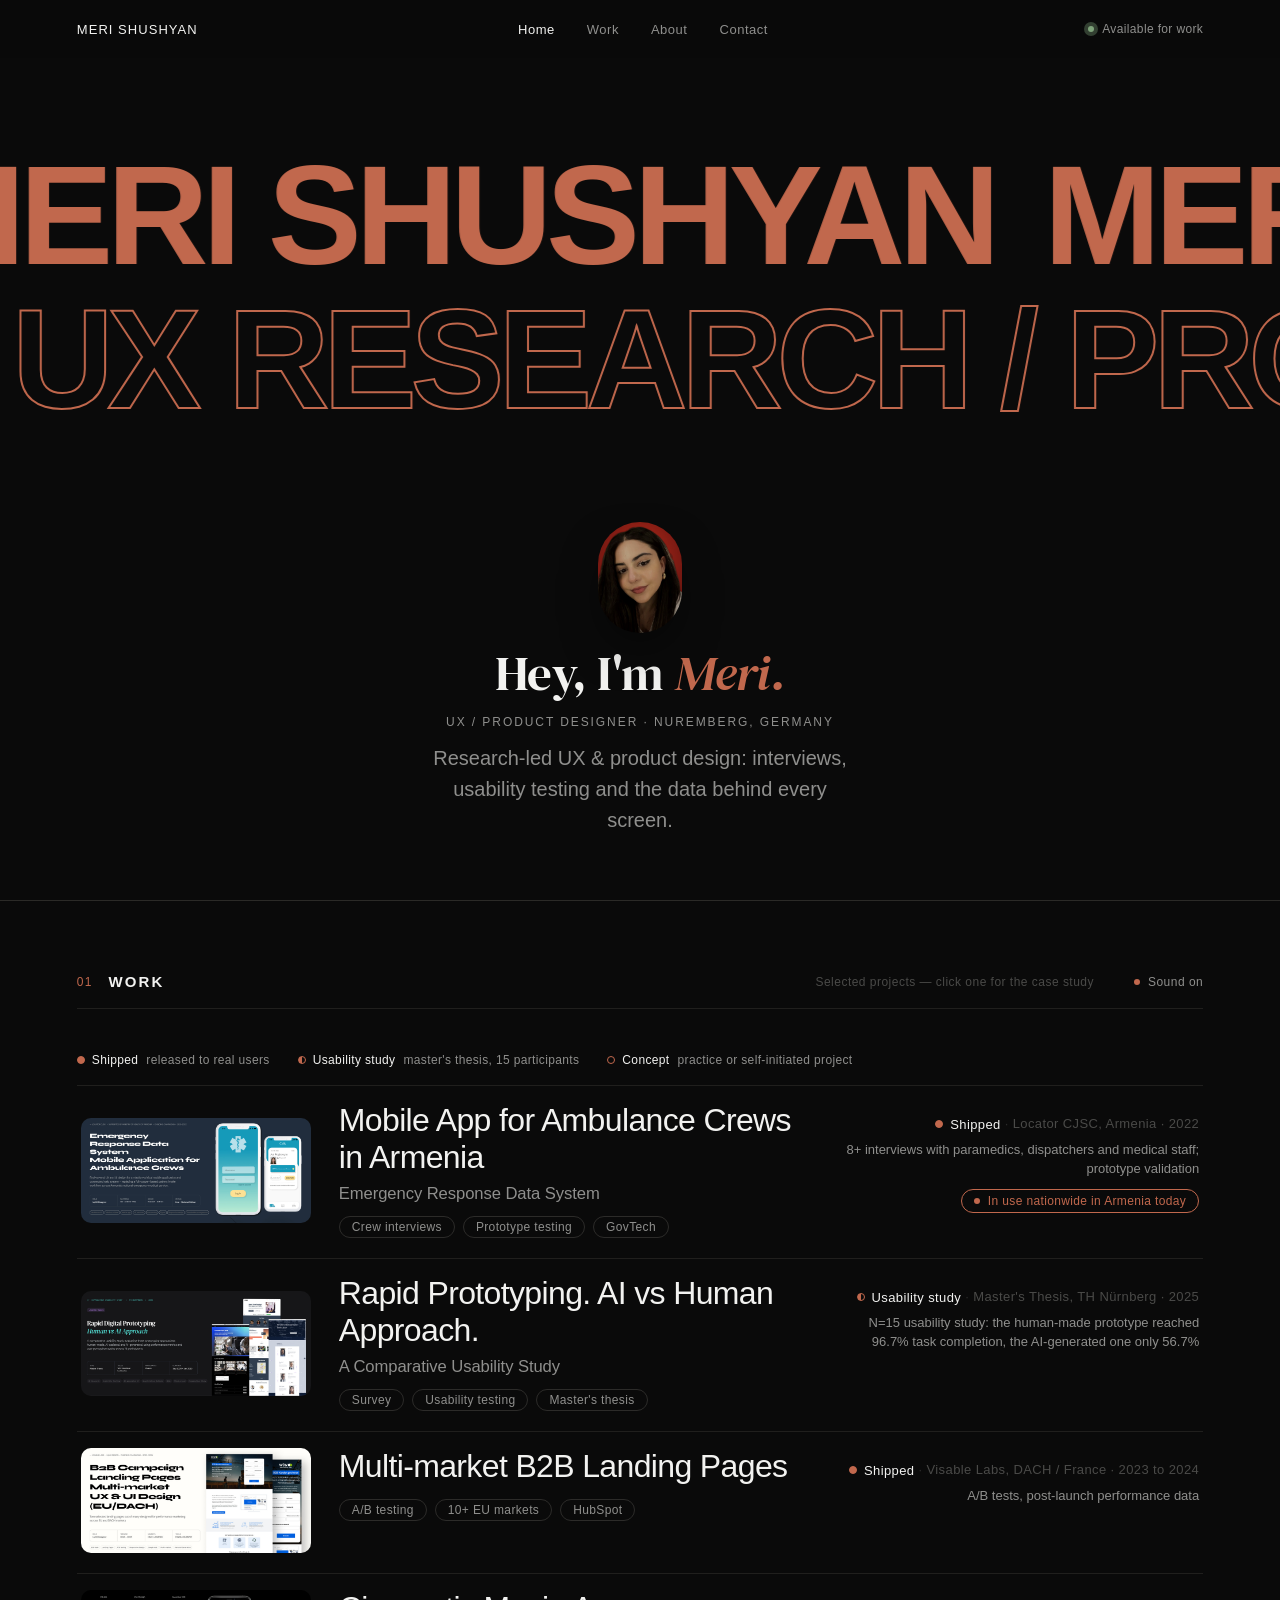
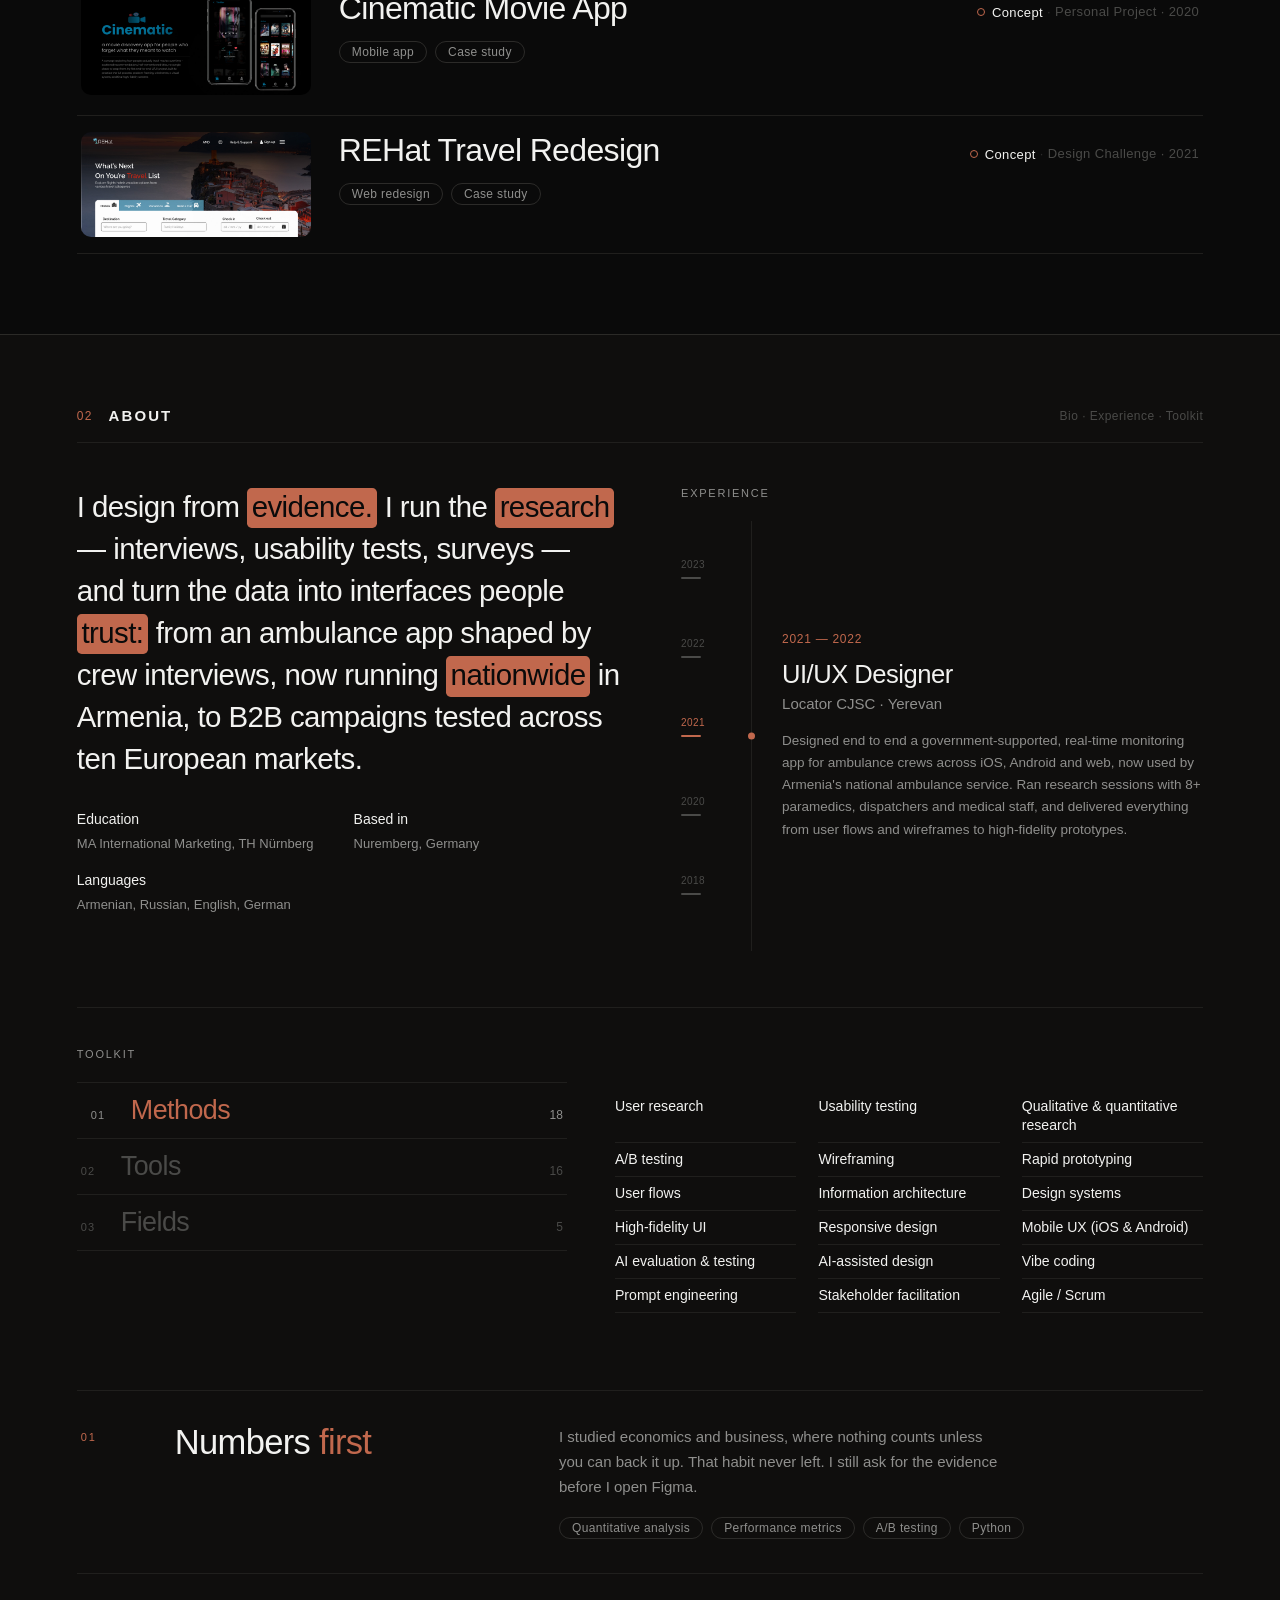
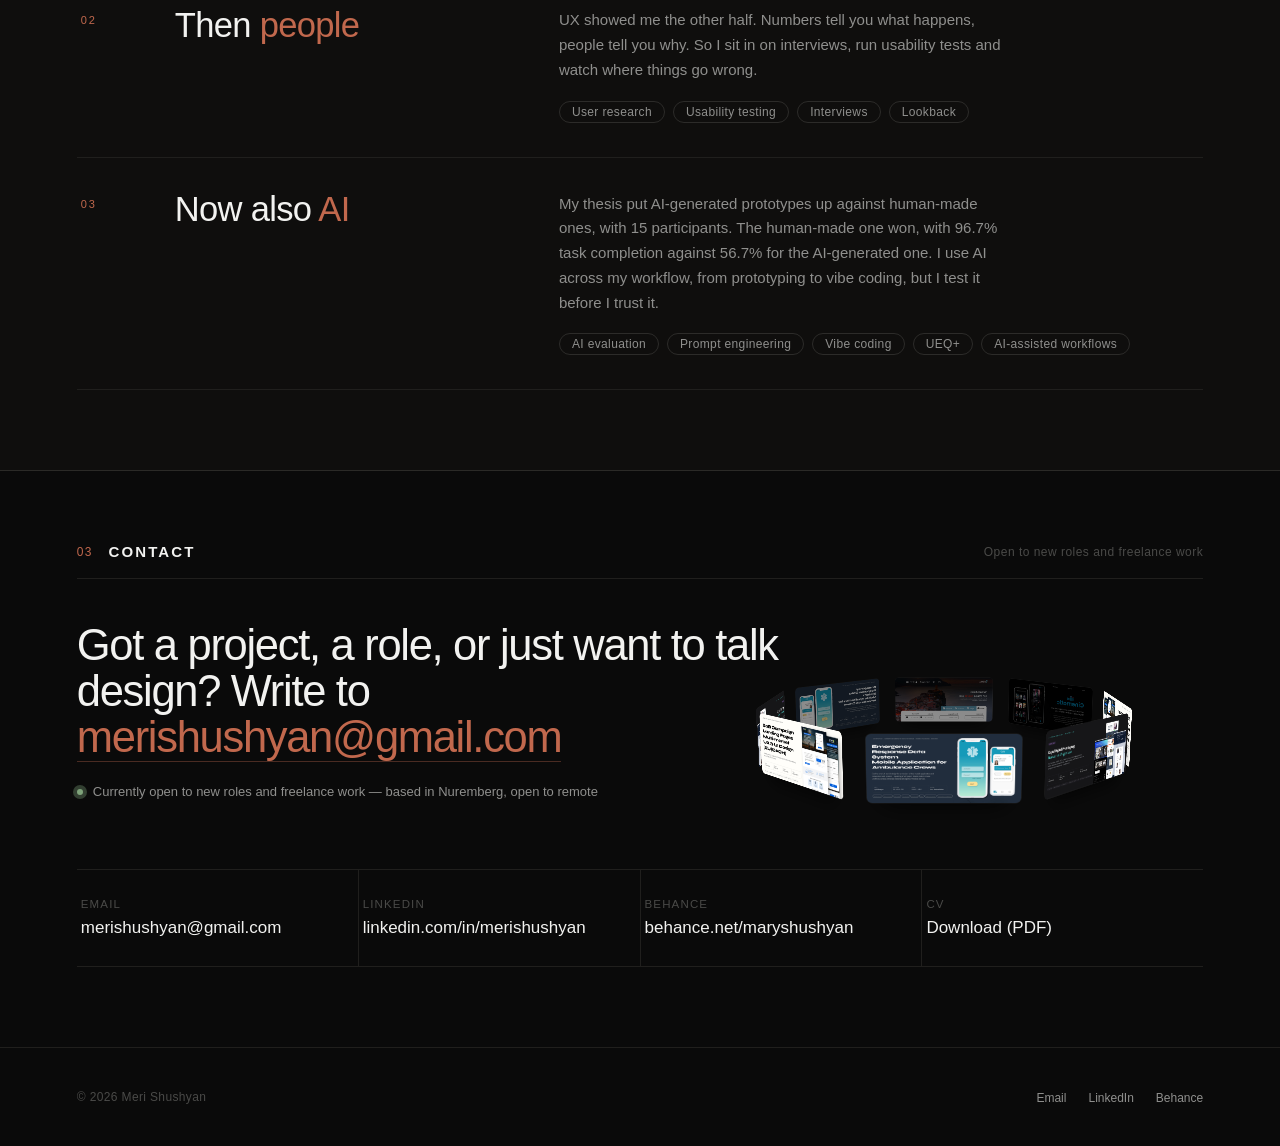
<file: index.html>
<!DOCTYPE html>
<html lang="en">
<head>
<meta charset="UTF-8">
<meta name="viewport" content="width=device-width, initial-scale=1.0">
<title>Meri Shushyan — UX / Product Designer</title>
<meta name="description" content="Research-led UX &amp; product designer in Nuremberg. A nationwide ambulance app, GovTech, fintech and B2B. User research, usability testing, AI-assisted prototyping and vibe coding.">
<link rel="canonical" href="https://merishushyan.github.io/portfolio/index.html">
<meta property="og:type" content="website">
<meta property="og:site_name" content="Meri Shushyan">
<meta property="og:title" content="Meri Shushyan · UX / Product Designer">
<meta property="og:description" content="Research-led UX &amp; product designer in Nuremberg. A nationwide ambulance app, GovTech, fintech and B2B. User research, usability testing, AI-assisted prototyping and vibe coding.">
<meta property="og:url" content="https://merishushyan.github.io/portfolio/index.html">
<meta property="og:image" content="https://merishushyan.github.io/portfolio/og-image.jpg">
<meta property="og:image:width" content="1200">
<meta property="og:image:height" content="630">
<meta name="twitter:card" content="summary_large_image">
<meta name="twitter:title" content="Meri Shushyan · UX / Product Designer">
<meta name="twitter:description" content="Research-led UX &amp; product designer in Nuremberg. A nationwide ambulance app, GovTech, fintech and B2B. User research, usability testing, AI-assisted prototyping and vibe coding.">
<meta name="twitter:image" content="https://merishushyan.github.io/portfolio/og-image.jpg">
<meta name="theme-color" content="#0A0A0A">
<link rel="stylesheet" href="styles.css">
</head>
<body class="is-loading">

<div id="intro" aria-hidden="true">
  <div class="loader" id="loader"></div>
  <p class="loader-label">loading portfolio…</p>
</div>


<nav class="nav" data-nav>
  <a href="#top" class="nav__logo">MERI SHUSHYAN</a>
  <ul class="nav__links">
    <li><a href="#top" class="is-active">Home</a></li>
    <li><a href="#work">Work</a></li>
    <li><a href="#about">About</a></li>
    <li><a href="#contact">Contact</a></li>
  </ul>
  <a href="mailto:merishushyan@gmail.com" class="nav__status">
    <span class="nav__status-dot"></span>Available for work
  </a>
  <button class="nav__hamburger" data-nav-toggle aria-label="Menu"><span></span><span></span><span></span></button>
</nav>

<nav class="nav__mobile" data-nav-mobile>
  <a href="#top">Home</a>
  <a href="#work">Work</a>
  <a href="#about">About</a>
  <a href="#contact">Contact</a>
  <a href="mailto:merishushyan@gmail.com" class="nav__status">
    <span class="nav__status-dot"></span>Available for work
  </a>
</nav>

<!-- ================= HERO ================= -->
<span id="top"></span>
<section class="hero hero--center hero--cutout hero--vc" id="heroCut">
  <div class="hx__marquees" aria-hidden="true">
    <div class="hx__row hx__row--fill" data-dir="-1"><div class="hx__track"></div></div>
    <div class="hx__row hx__row--line" data-dir="1"><div class="hx__track"></div></div>
  </div>
  <h1 class="hx__sr">Meri Shushyan — UX / Product Designer</h1>
  <div class="hx__fade"></div>
  <div class="hx__meta">
    <div class="hx__photo"><img src="assets/profile/meri-redbg.jpg" alt="Meri Shushyan"></div>
    <div class="hx__text">
      <p class="hc__hey">Hey, I'm <em>Meri.</em></p>
      <p class="hc__eyebrow">UX / Product Designer · Nuremberg, Germany</p>
      <p class="hc__tagline">Research-led UX &amp; product design: interviews, usability testing and the data behind every screen.</p>
    </div>
  </div>
  <a class="hc__scroll" href="#work" aria-label="Scroll down"><svg width="22" height="22" viewBox="0 0 24 24" fill="none" stroke="currentColor" stroke-width="1.6" stroke-linecap="round" stroke-linejoin="round"><path d="M6 9l6 6 6-6"/></svg></a>
</section>

<!-- ================= WORK ================= -->
<section class="sec sec--work work" id="work">
  <header class="sec__head"><span class="sec__num">01</span><h2 class="sec__title">Work</h2><span class="sec__sub">Selected projects — click one for the case study</span><button class="snd" id="soundBtn" type="button" aria-pressed="true"><span class="snd__dot"></span><span class="snd__txt">Sound on</span></button></header>
  <p class="legend"><span class="legend__i"><span class="row__status st-shipped"><i></i>Shipped</span> released to real users</span><span class="legend__i"><span class="row__status st-research"><i></i>Usability study</span> master's thesis, 15 participants</span><span class="legend__i"><span class="row__status st-concept"><i></i>Concept</span> practice or self-initiated project</span></p><div class="work-stage" id="workStage">
    <div class="preview" id="preview">
      <div class="preview__track" id="previewTrack"></div>
    </div>

    <div class="list" id="list">
      <div class="row" data-preview="assets/work/hover/ambulance.jpg">
        <a href="case-ambulance.html"><span class="row__thumb"><img src="assets/work/hover/ambulance.jpg" alt=""></span>
          <span class="row__main">
            <span class="row__title-wrap">
              <span class="row__title">Mobile App for Ambulance Crews in Armenia</span>
              <span class="row__title-ghost" aria-hidden="true">Mobile App for Ambulance Crews in Armenia</span>
            </span>
            <span class="row__sub">Emergency Response Data System</span>
            <span class="row__tags"><span class="row__tag">Crew interviews</span><span class="row__tag">Prototype testing</span><span class="row__tag">GovTech</span></span>
          </span>
          <span class="row__side"><span class="row__meta"><span class="row__status st-shipped"><i></i>Shipped</span> <b>·</b> Locator CJSC, Armenia · 2022</span><span class="row__ev">8+ interviews with paramedics, dispatchers and medical staff; prototype validation</span><span class="row__now"><i></i>In use nationwide in Armenia today</span></span>
        </a>
      </div>
      <div class="row" data-preview="assets/work/hover/thesis.jpg">
        <a href="case-ai-thesis.html"><span class="row__thumb"><img src="assets/work/hover/thesis.jpg" alt=""></span>
          <span class="row__main">
            <span class="row__title-wrap">
              <span class="row__title">Rapid Prototyping. AI vs Human Approach.</span>
              <span class="row__title-ghost" aria-hidden="true">Rapid Prototyping. AI vs Human Approach.</span>
            </span>
            <span class="row__sub">A Comparative Usability Study</span>
            <span class="row__tags"><span class="row__tag">Survey</span><span class="row__tag">Usability testing</span><span class="row__tag">Master's thesis</span></span>
          </span>
          <span class="row__side"><span class="row__meta"><span class="row__status st-research"><i></i>Usability study</span> <b>·</b> Master's Thesis, TH Nürnberg · 2025</span><span class="row__ev">N=15 usability study: the human-made prototype reached 96.7% task completion, the AI-generated one only 56.7%</span></span>
        </a>
      </div>
      <div class="row" data-preview="assets/work/hover/b2b.jpg">
        <a href="case-b2b-landing.html"><span class="row__thumb"><img src="assets/work/hover/b2b.jpg" alt=""></span>
          <span class="row__main">
            <span class="row__title-wrap">
              <span class="row__title">Multi-market B2B Landing Pages</span>
              <span class="row__title-ghost" aria-hidden="true">Multi-market B2B Landing Pages</span>
            </span>
            <span class="row__tags"><span class="row__tag">A/B testing</span><span class="row__tag">10+ EU markets</span><span class="row__tag">HubSpot</span></span>
          </span>
          <span class="row__side"><span class="row__meta"><span class="row__status st-shipped"><i></i>Shipped</span> <b>·</b> Visable Labs, DACH / France · 2023 to 2024</span><span class="row__ev">A/B tests, post-launch performance data</span></span>
        </a>
      </div>
      <div class="row" data-preview="assets/work/hover/movie.jpg">
        <a href="case-cinematic.html"><span class="row__thumb"><img src="assets/work/hover/movie.jpg" alt=""></span>
          <span class="row__main">
            <span class="row__title-wrap">
              <span class="row__title">Cinematic Movie App</span>
              <span class="row__title-ghost" aria-hidden="true">Cinematic Movie App</span>
            </span>
            <span class="row__tags"><span class="row__tag">Mobile app</span><span class="row__tag">Case study</span></span>
          </span>
          <span class="row__side"><span class="row__meta"><span class="row__status st-concept"><i></i>Concept</span> <b>·</b> Personal Project · 2020</span></span>
        </a>
      </div>
      <div class="row" data-preview="assets/work/hover/travel.jpg">
        <a href="case-rehat-travel.html"><span class="row__thumb"><img src="assets/work/hover/travel.jpg" alt=""></span>
          <span class="row__main">
            <span class="row__title-wrap">
              <span class="row__title">REHat Travel Redesign</span>
              <span class="row__title-ghost" aria-hidden="true">REHat Travel Redesign</span>
            </span>
            <span class="row__tags"><span class="row__tag">Web redesign</span><span class="row__tag">Case study</span></span>
          </span>
          <span class="row__side"><span class="row__meta"><span class="row__status st-concept"><i></i>Concept</span> <b>·</b> Design Challenge · 2021</span></span>
        </a>
      </div>
    </div>
  </div>

</section>

<!-- ================= ABOUT (bio + experience + skills + impact) ================= -->
<div id="about"></div>
<section class="sec sec--about" id="aboutSec">
  <header class="sec__head"><span class="sec__num">02</span><h2 class="sec__title">About</h2><span class="sec__sub">Bio · Experience · Toolkit</span></header>
  <div class="about-grid">
    <div class="about-bio" id="aboutBio">
      <h2 class="about-copy" id="aboutCopy" data-words='[{"t": "I", "type": null}, {"t": "design", "type": null}, {"t": "from", "type": null}, {"t": "evidence.", "type": "fill"}, {"t": "I", "type": null}, {"t": "run", "type": null}, {"t": "the", "type": null}, {"t": "research", "type": "fill"}, {"t": "—", "type": null}, {"t": "interviews,", "type": null}, {"t": "usability", "type": null}, {"t": "tests,", "type": null}, {"t": "surveys", "type": null}, {"t": "—", "type": null}, {"t": "and", "type": null}, {"t": "turn", "type": null}, {"t": "the", "type": null}, {"t": "data", "type": null}, {"t": "into", "type": null}, {"t": "interfaces", "type": null}, {"t": "people", "type": null}, {"t": "trust:", "type": "fill"}, {"t": "from", "type": null}, {"t": "an", "type": null}, {"t": "ambulance", "type": null}, {"t": "app", "type": null}, {"t": "shaped", "type": null}, {"t": "by", "type": null}, {"t": "crew", "type": null}, {"t": "interviews,", "type": null}, {"t": "now", "type": null}, {"t": "running", "type": null}, {"t": "nationwide", "type": "fill"}, {"t": "in", "type": null}, {"t": "Armenia,", "type": null}, {"t": "to", "type": null}, {"t": "B2B", "type": null}, {"t": "campaigns", "type": null}, {"t": "tested", "type": null}, {"t": "across", "type": null}, {"t": "ten", "type": null}, {"t": "European", "type": null}, {"t": "markets.", "type": null}]'></h2>
      <div class="about-meta">
    <div class="about-meta__item"><b>Education</b>MA International Marketing, TH Nürnberg</div>
    <div class="about-meta__item"><b>Based in</b>Nuremberg, Germany</div>
    <div class="about-meta__item"><b>Languages</b>Armenian, Russian, English, German</div>
  </div>
    </div>
    <div class="about-exp" id="experience">
      <p class="mini-eyebrow">Experience</p>
      <div class="scrubber">
    <div class="rail" id="rail" tabindex="0"></div>
    <div class="preview-panel" id="panel">
      <span class="preview-dot" id="pDot"></span>
      <div class="preview-card" id="previewCard">
        <span class="preview-card__date" id="pDate"></span>
        <div class="preview-card__title" id="pTitle"></div>
        <div class="preview-card__org" id="pOrg"></div>
        <p class="preview-card__desc" id="pDesc"></p>
      </div>
    </div>
  </div>
    </div>
  </div>
  <div class="about-skills skills" id="skills">
    <p class="mini-eyebrow" >Toolkit</p>
    <div class="sh" id="skillHover"><ul class="sh__list"><li class="sh__row is-active" data-i="0" tabindex="0"><span class="sh__n">01</span><span class="sh__label">Methods</span><span class="sh__count">18</span></li><li class="sh__row" data-i="1" tabindex="0"><span class="sh__n">02</span><span class="sh__label">Tools</span><span class="sh__count">16</span></li><li class="sh__row" data-i="2" tabindex="0"><span class="sh__n">03</span><span class="sh__label">Fields</span><span class="sh__count">5</span></li></ul><div class="sh__panel"><ul class="sh__items is-active" data-i="0"><li style="--d:0ms">User research</li><li style="--d:45ms">Usability testing</li><li style="--d:90ms">Qualitative &amp; quantitative research</li><li style="--d:135ms">A/B testing</li><li style="--d:180ms">Wireframing</li><li style="--d:225ms">Rapid prototyping</li><li style="--d:270ms">User flows</li><li style="--d:315ms">Information architecture</li><li style="--d:360ms">Design systems</li><li style="--d:405ms">High-fidelity UI</li><li style="--d:450ms">Responsive design</li><li style="--d:495ms">Mobile UX (iOS &amp; Android)</li><li style="--d:540ms">AI evaluation &amp; testing</li><li style="--d:585ms">AI-assisted design</li><li style="--d:630ms">Vibe coding</li><li style="--d:675ms">Prompt engineering</li><li style="--d:720ms">Stakeholder facilitation</li><li style="--d:765ms">Agile / Scrum</li></ul><ul class="sh__items" data-i="1"><li style="--d:0ms">Figma</li><li style="--d:45ms">Sketch</li><li style="--d:90ms">Adobe Illustrator</li><li style="--d:135ms">Affinity Designer</li><li style="--d:180ms">Miro</li><li style="--d:225ms">Lookback</li><li style="--d:270ms">Hotjar</li><li style="--d:315ms">HubSpot</li><li style="--d:360ms">Webflow</li><li style="--d:405ms">Jira</li><li style="--d:450ms">Claude</li><li style="--d:495ms">Claude Code</li><li style="--d:540ms">Midjourney</li><li style="--d:585ms">Lovable</li><li style="--d:630ms">Perplexity</li><li style="--d:675ms">Python (data viz)</li></ul><ul class="sh__items" data-i="2"><li style="--d:0ms">GovTech</li><li style="--d:45ms">Fintech</li><li style="--d:90ms">B2B SaaS &amp; marketplaces</li><li style="--d:135ms">Marketing</li><li style="--d:180ms">Academic research</li></ul></div></div>
  </div>
  <div class="story" id="chapters">
    <div class="story__row"><span class="story__n">01</span><h3 class="story__t">Numbers <em>first</em></h3><div class="story__b"><p>I studied economics and business, where nothing counts unless you can back it up. That habit never left. I still ask for the evidence before I open Figma.</p><div class="story__tags"><span class="row__tag">Quantitative analysis</span><span class="row__tag">Performance metrics</span><span class="row__tag">A/B testing</span><span class="row__tag">Python</span></div></div></div>
    <div class="story__row"><span class="story__n">02</span><h3 class="story__t">Then <em>people</em></h3><div class="story__b"><p>UX showed me the other half. Numbers tell you what happens, people tell you why. So I sit in on interviews, run usability tests and watch where things go wrong.</p><div class="story__tags"><span class="row__tag">User research</span><span class="row__tag">Usability testing</span><span class="row__tag">Interviews</span><span class="row__tag">Lookback</span></div></div></div>
    <div class="story__row"><span class="story__n">03</span><h3 class="story__t">Now also <em>AI</em></h3><div class="story__b"><p>My thesis put AI-generated prototypes up against human-made ones, with 15 participants. The human-made one won, with 96.7% task completion against 56.7% for the AI-generated one. I use AI across my workflow, from prototyping to vibe coding, but I test it before I trust it.</p><div class="story__tags"><span class="row__tag">AI evaluation</span><span class="row__tag">Prompt engineering</span><span class="row__tag">Vibe coding</span><span class="row__tag">UEQ+</span><span class="row__tag">AI-assisted workflows</span></div></div></div>
  </div>
</section>

<!-- ================= CONTACT ================= -->
<section class="sec sec--contact" id="contact">
  <header class="sec__head"><span class="sec__num">03</span><h2 class="sec__title">Contact</h2><span class="sec__sub">Open to new roles and freelance work</span></header>
  <div class="contact-body contact-hero">
  
  <div class="ringwrap ringwrap--side" aria-label="Selected projects"><div class="ring3d"><a href="case-ambulance.html" style="--a:0deg" tabindex="0" aria-label="ambulance"><img src="assets/work/hover/ambulance.jpg" alt=""></a><a href="case-ai-thesis.html" style="--a:45deg" tabindex="0" aria-label="ai thesis"><img src="assets/work/hover/thesis.jpg" alt=""></a><a href="case-b2b-landing.html" style="--a:90deg" tabindex="0" aria-label="b2b landing"><img src="assets/work/hover/b2b.jpg" alt=""></a><a href="case-cinematic.html" style="--a:135deg" tabindex="0" aria-label="cinematic"><img src="assets/work/hover/movie.jpg" alt=""></a><a href="case-rehat-travel.html" style="--a:180deg" tabindex="0" aria-label="rehat travel"><img src="assets/work/hover/travel.jpg" alt=""></a><a href="case-ambulance.html" style="--a:225deg" tabindex="-1" aria-label="ambulance"><img src="assets/work/hover/ambulance.jpg" alt=""></a><a href="case-ai-thesis.html" style="--a:270deg" tabindex="-1" aria-label="ai thesis"><img src="assets/work/hover/thesis.jpg" alt=""></a><a href="case-b2b-landing.html" style="--a:315deg" tabindex="-1" aria-label="b2b landing"><img src="assets/work/hover/b2b.jpg" alt=""></a></div></div>
  <h1>Got a project, a role, or just want to talk design? Write to <a href="mailto:merishushyan@gmail.com">merishushyan@gmail.com</a></h1>

  <p class="contact-status"><span class="nav__status-dot"></span>Currently open to new roles and freelance work — based in Nuremberg, open to remote</p>

  <div class="contact-links">
    <a class="contact-link" href="mailto:merishushyan@gmail.com">
      <small>Email</small>
      <span>merishushyan@gmail.com</span>
    </a>
    <a class="contact-link" href="https://linkedin.com/in/merishushyan" target="_blank" rel="noopener">
      <small>LinkedIn</small>
      <span>linkedin.com/in/merishushyan</span>
    </a>
    <a class="contact-link" href="https://behance.net/maryshushyan" target="_blank" rel="noopener">
      <small>Behance</small>
      <span>behance.net/maryshushyan</span>
    </a>
    <a class="contact-link" href="Meri_Shushyan_CV.pdf" target="_blank" rel="noopener">
      <small>CV</small>
      <span>Download (PDF)</span>
    </a>
  </div>
</div>
</section>

<footer class="site-footer">
  <span>© 2026 Meri Shushyan</span>
  <ul class="footer-links">
    <li><a href="mailto:merishushyan@gmail.com">Email</a></li>
    <li><a href="https://linkedin.com/in/merishushyan" target="_blank" rel="noopener">LinkedIn</a></li>
    <li><a href="https://behance.net/maryshushyan" target="_blank" rel="noopener">Behance</a></li>
  </ul>
</footer>

<script src="main.js"></script>
</body>
</html>
</file>
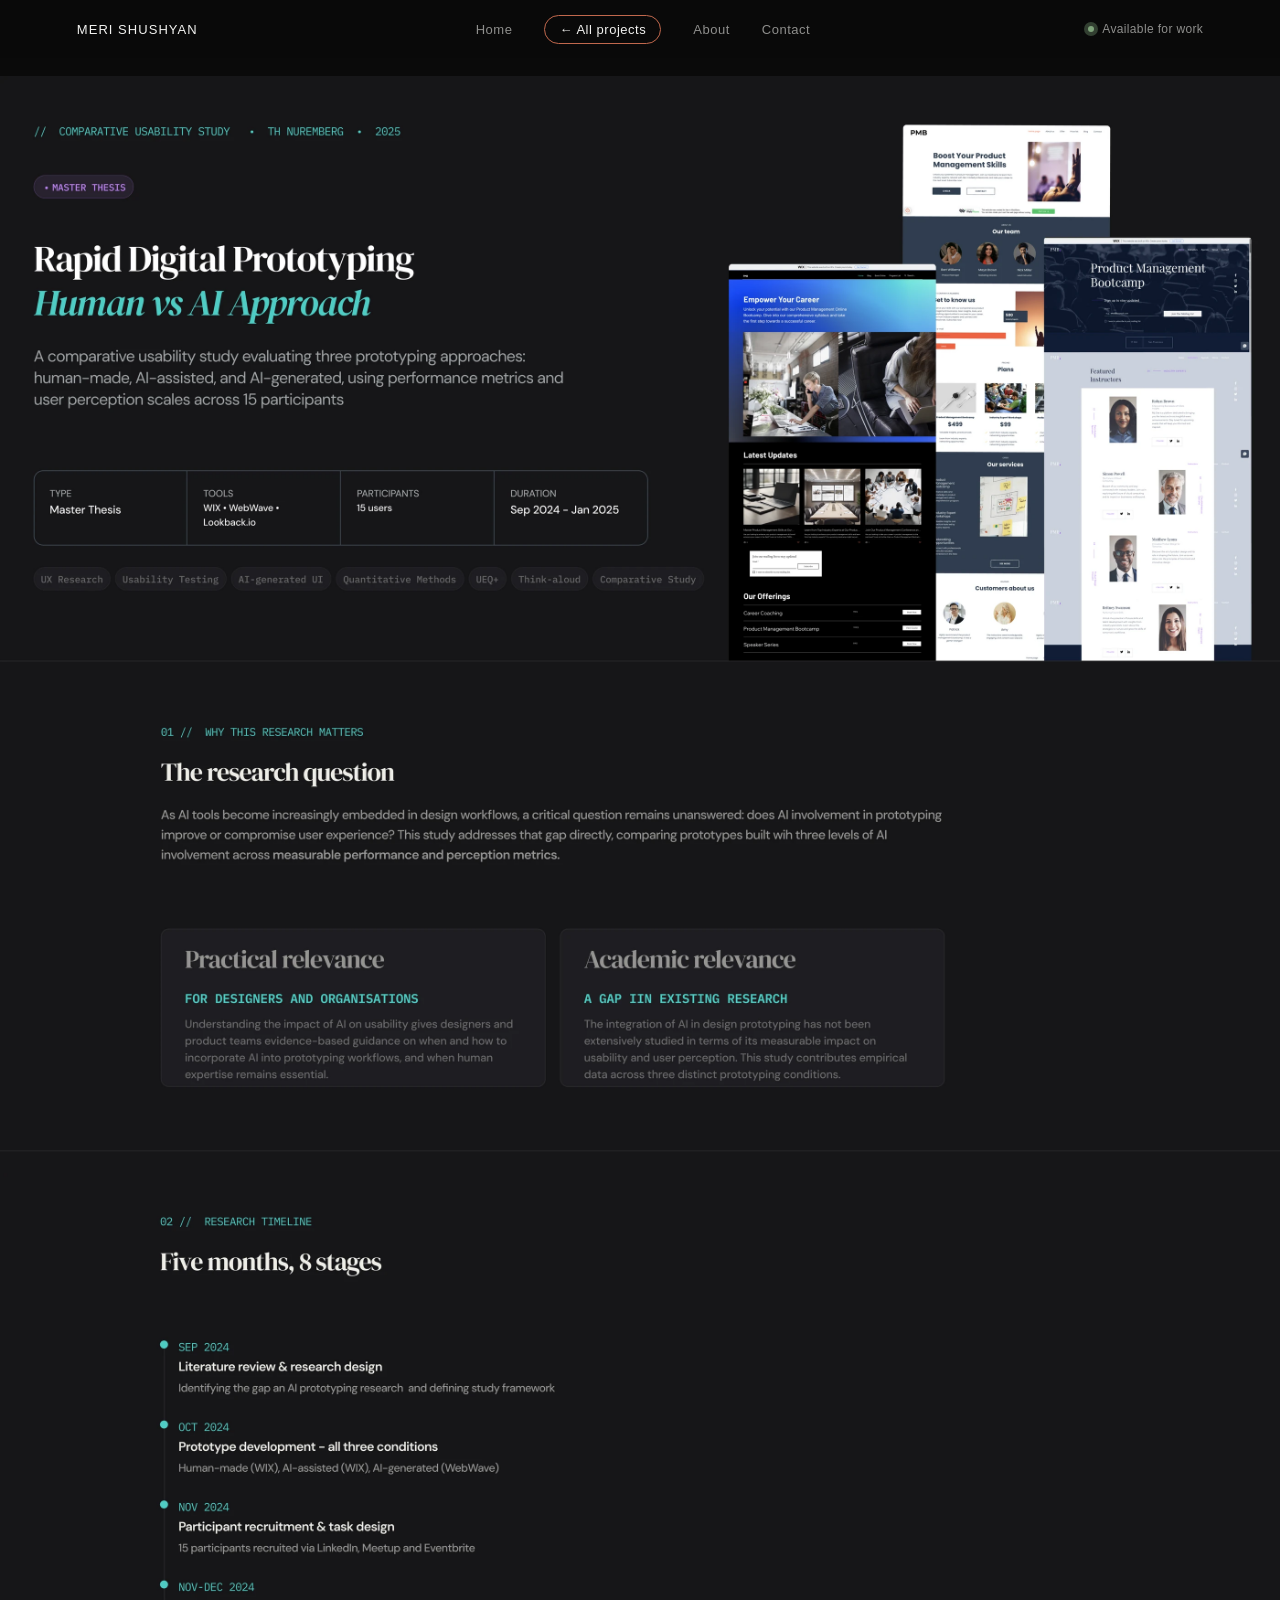
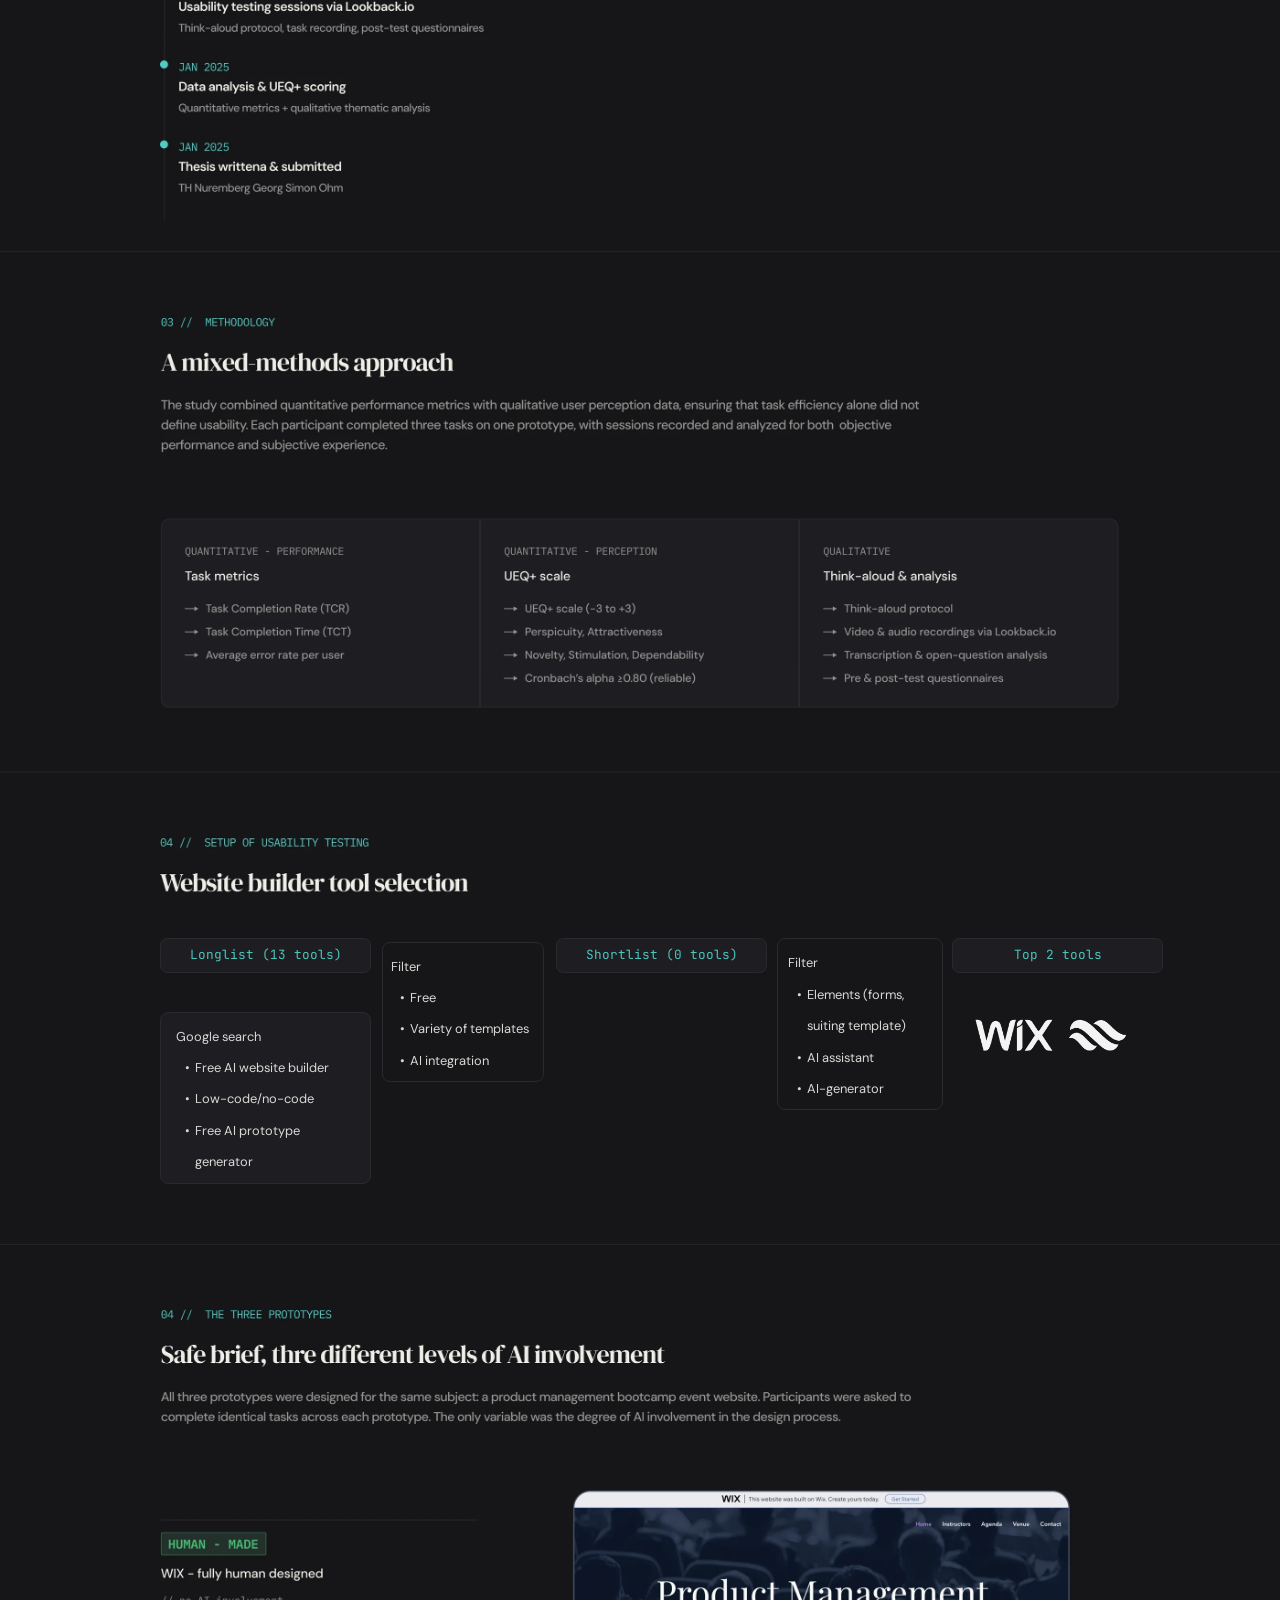
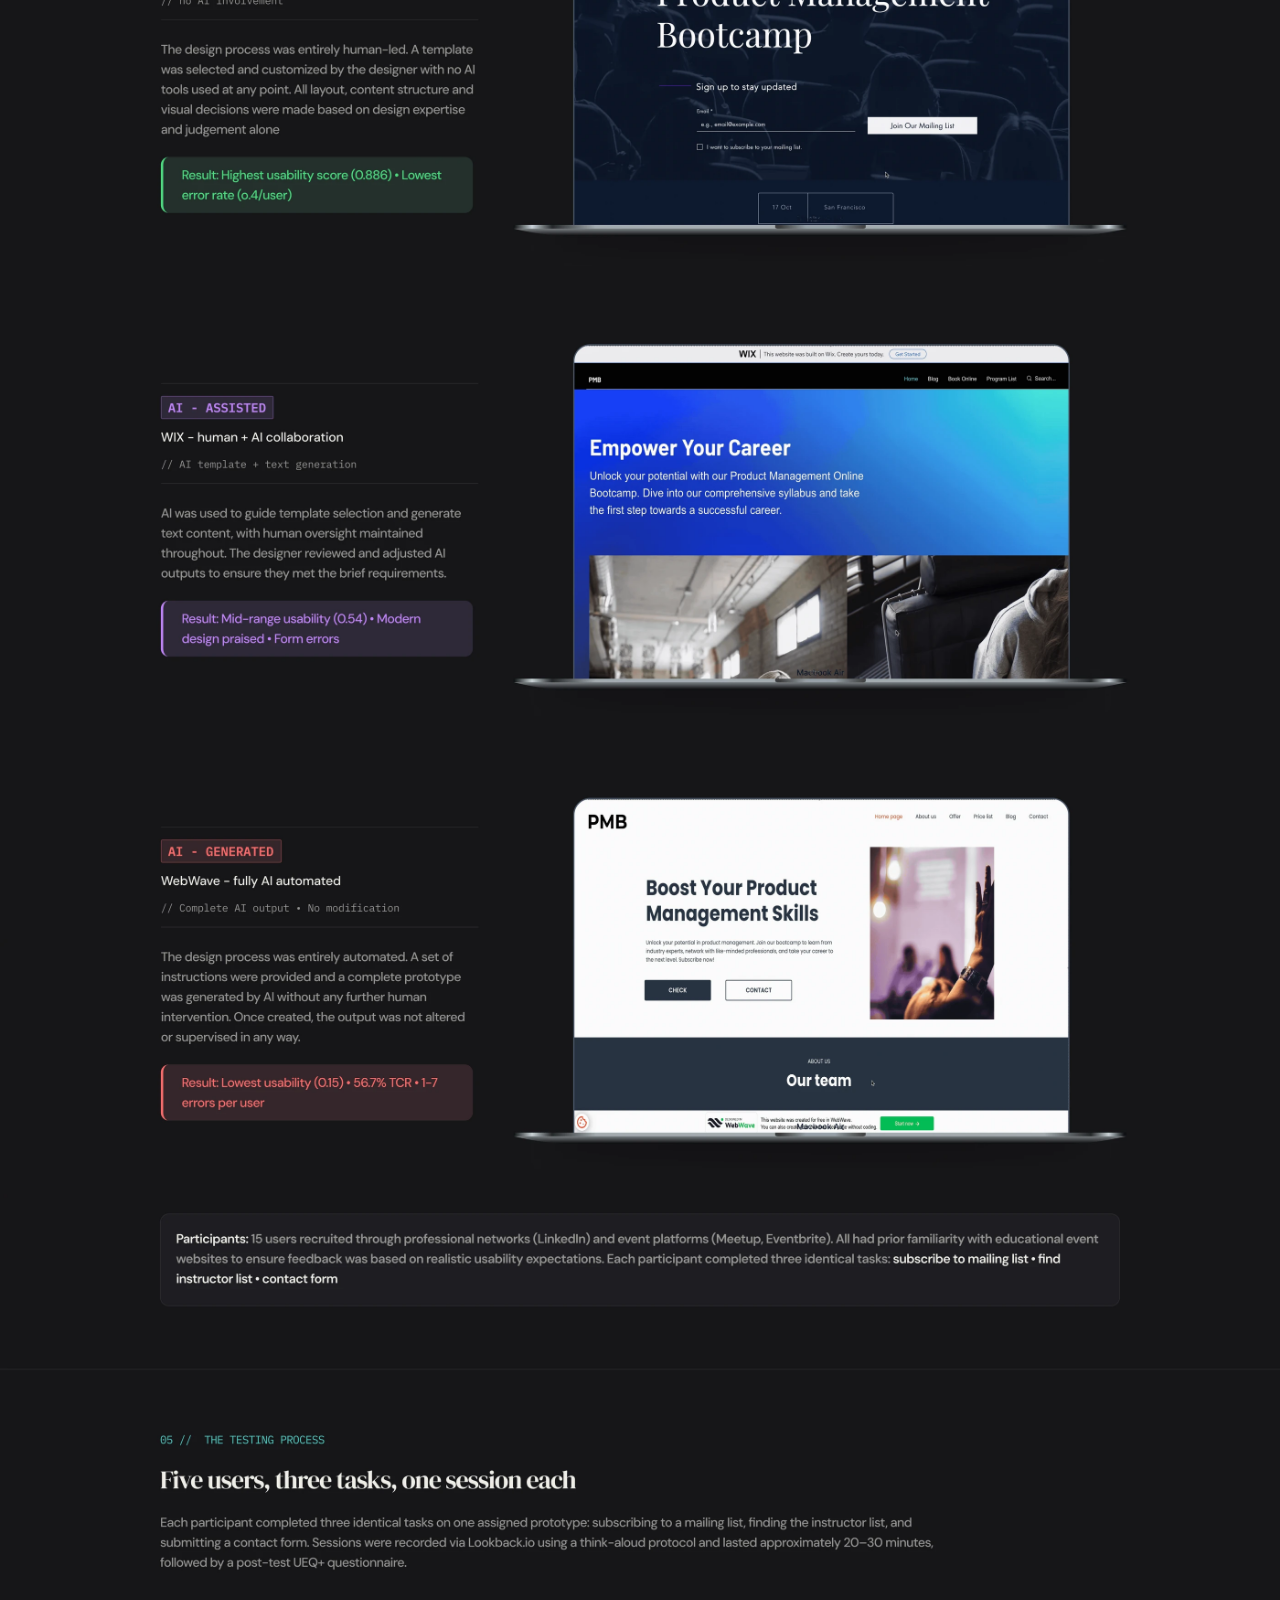
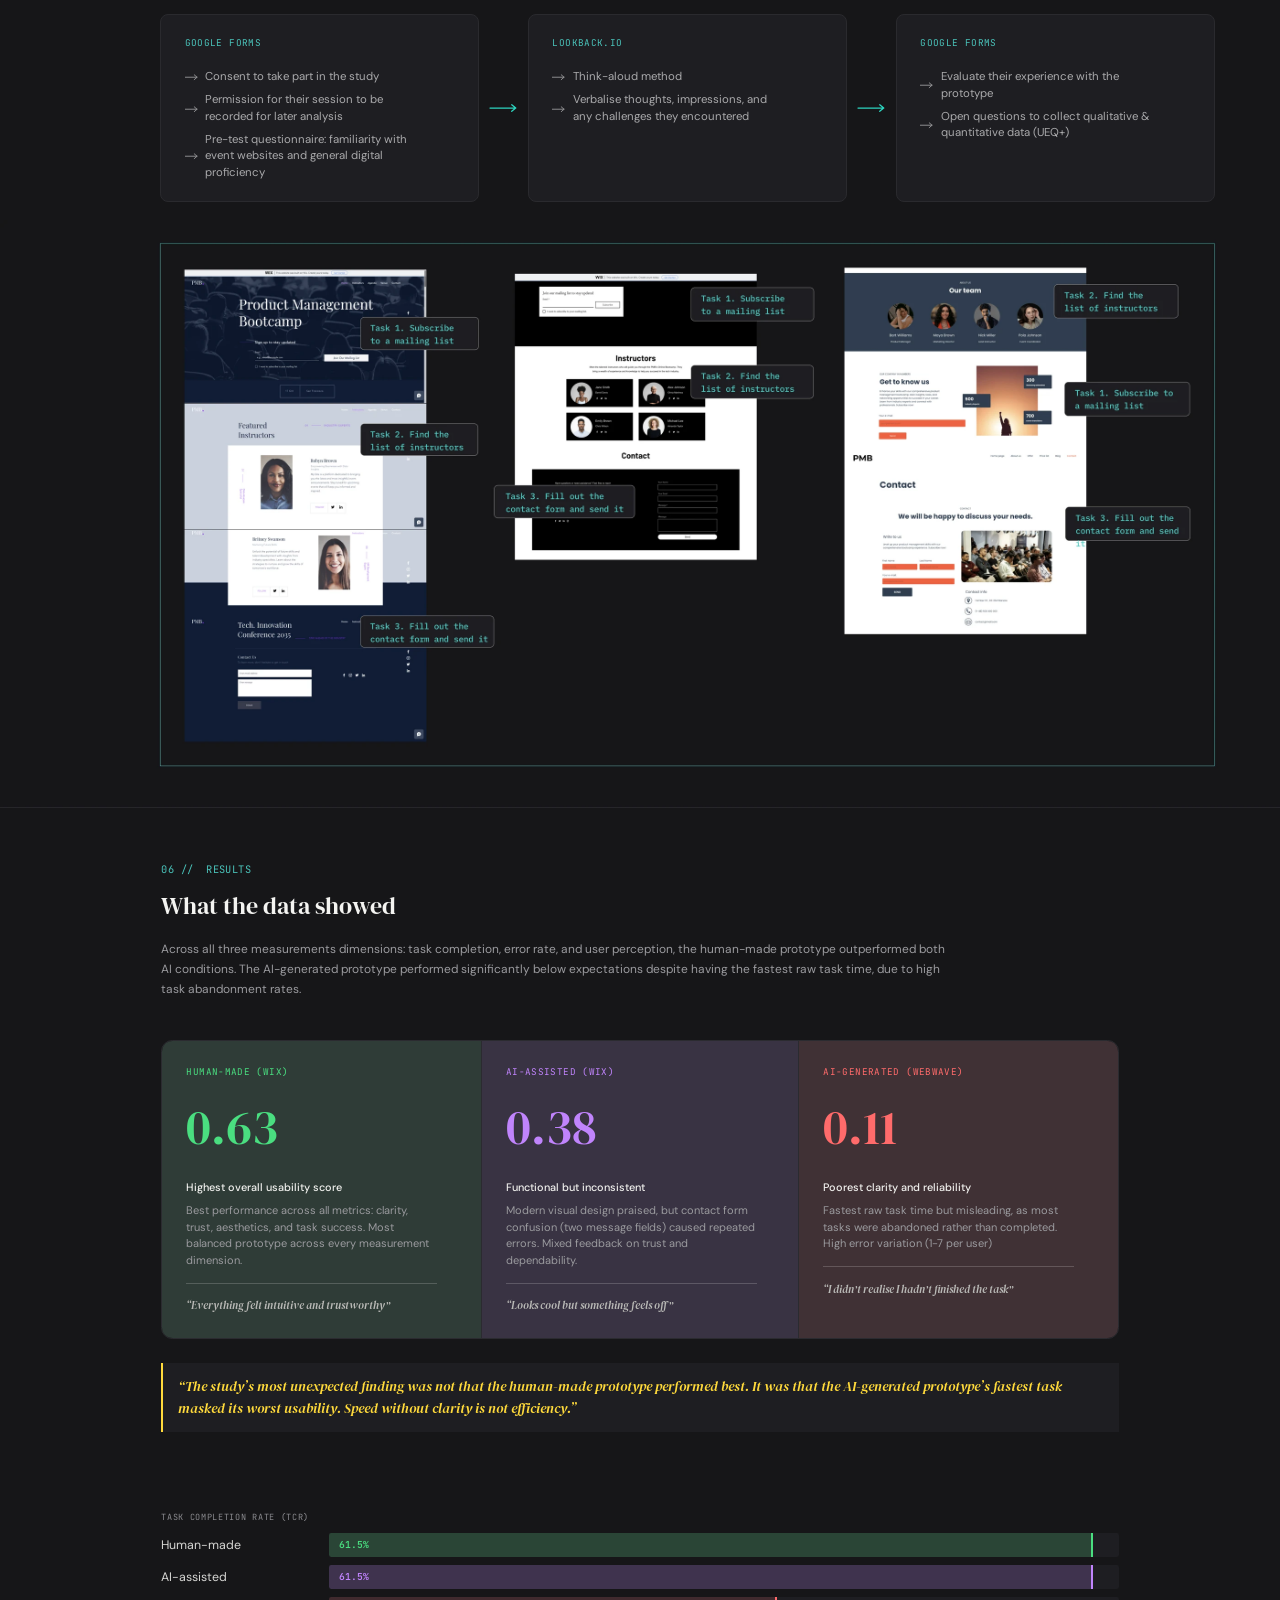
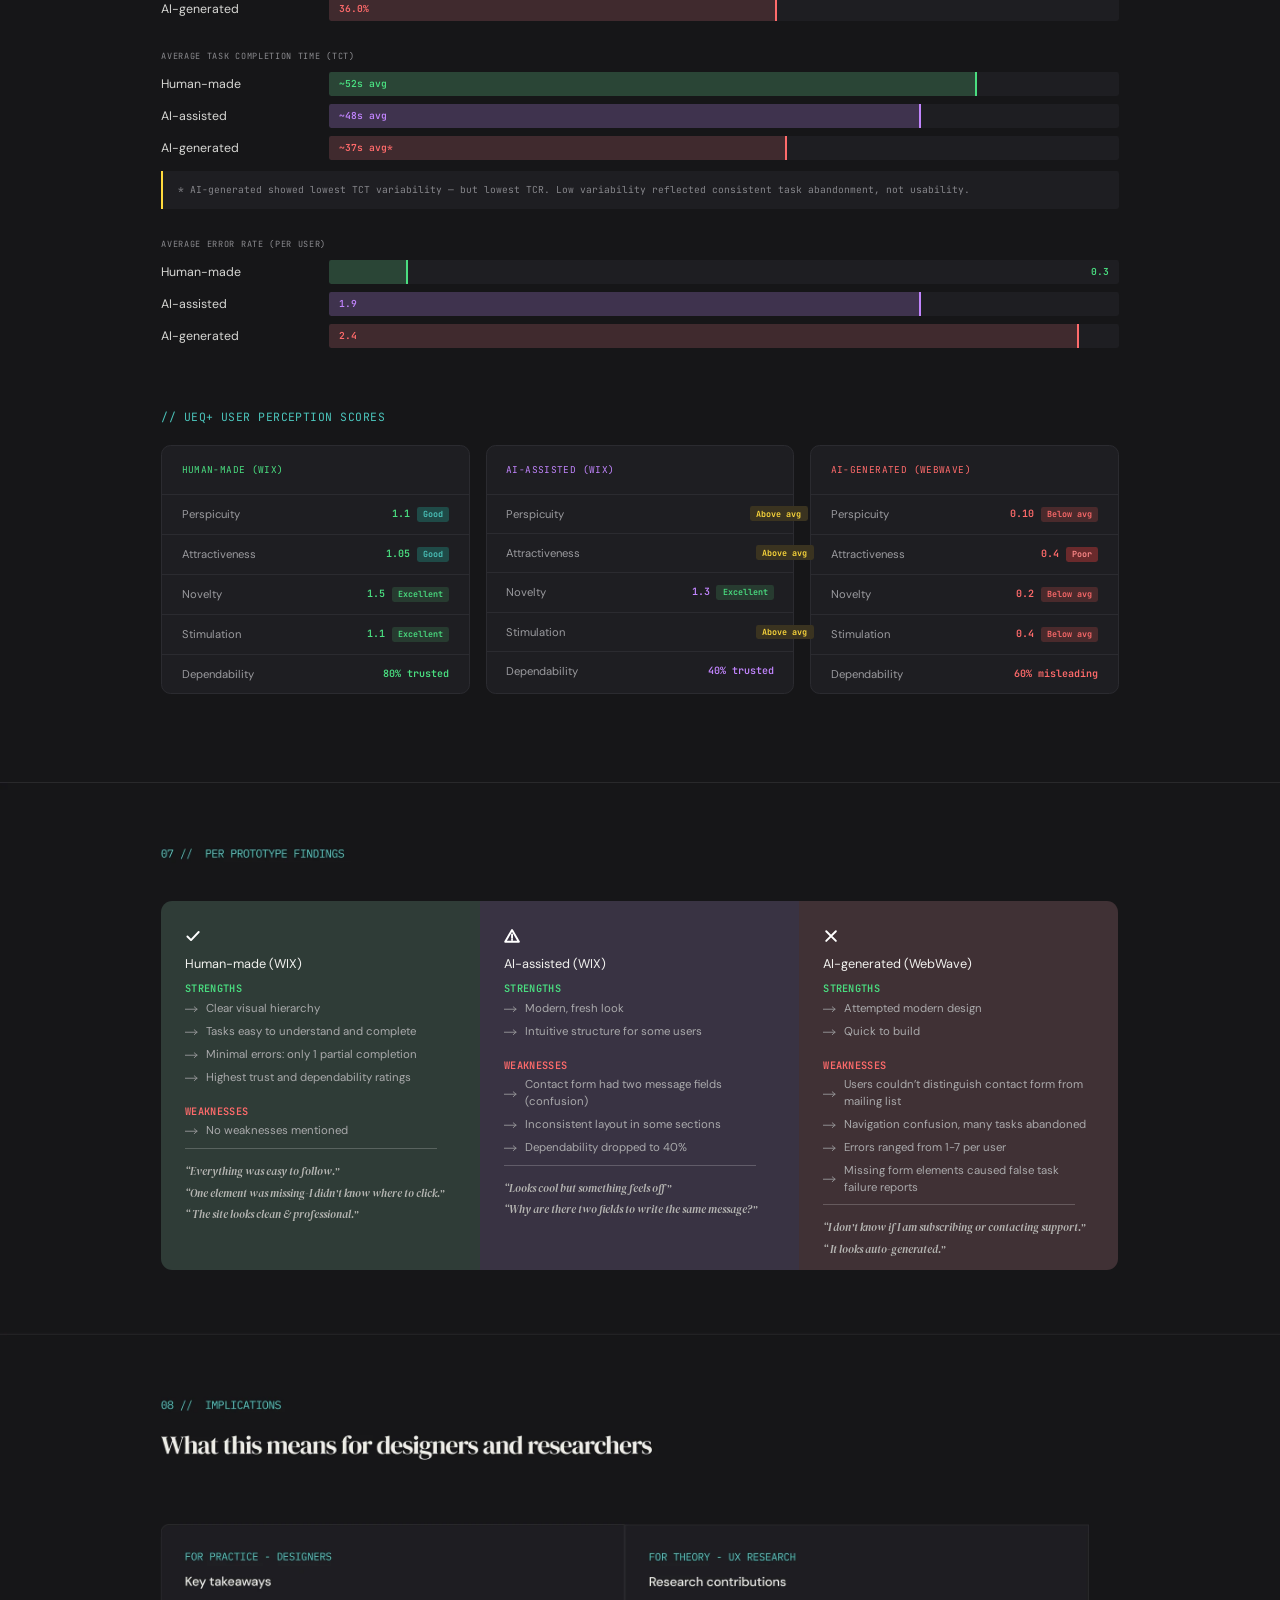
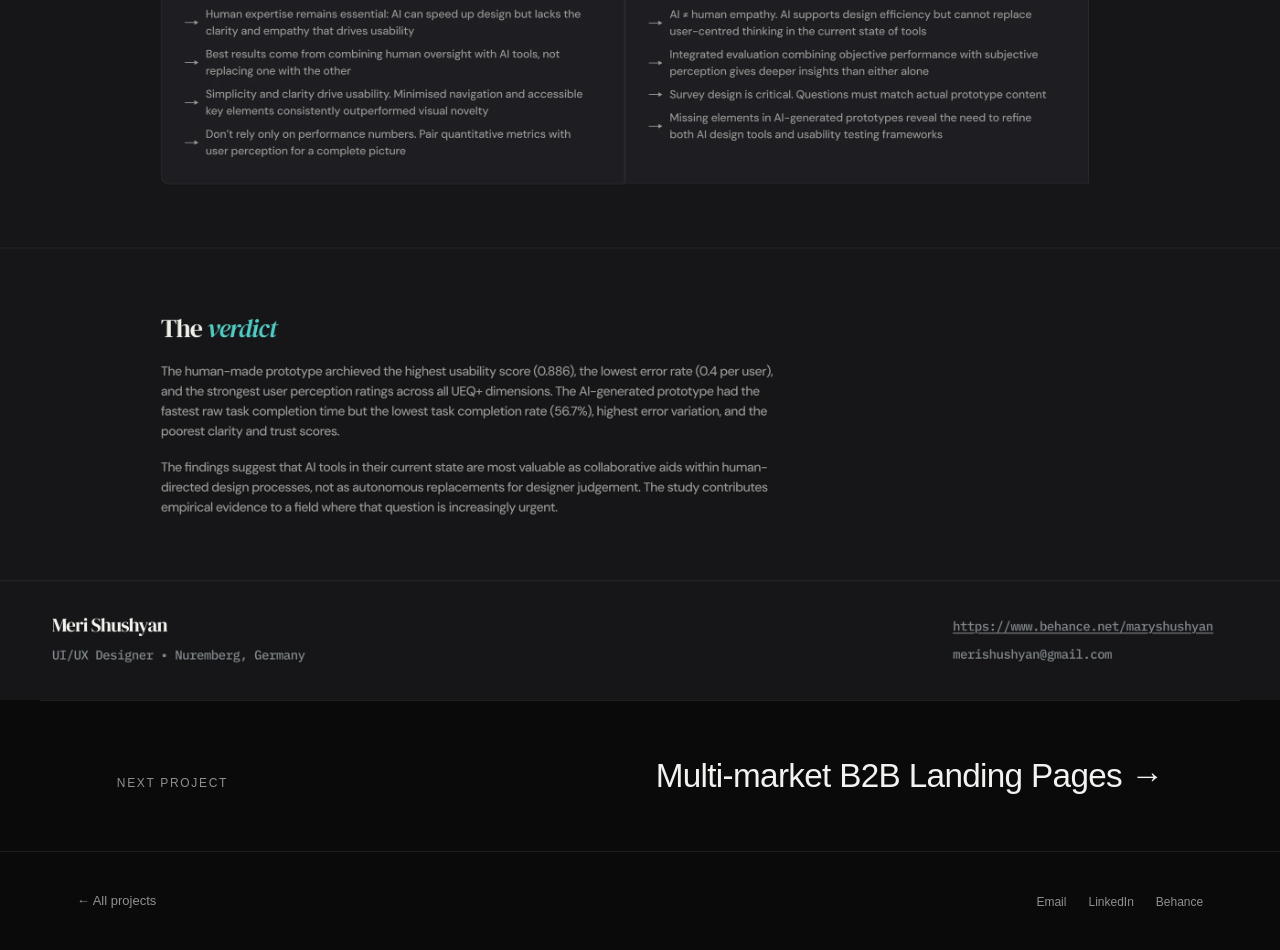
<file: case-ai-thesis.html>
<!DOCTYPE html>
<html lang="en">
<head>
<meta charset="UTF-8">
<meta name="viewport" content="width=device-width, initial-scale=1.0">
<title>Rapid Prototyping. AI vs Human Approach. A Comparative Usability Study · Meri Shushyan</title>
<meta name="description" content="Master's thesis: a usability study (N=15) of human-made, AI-assisted and AI-generated prototypes. Human-made won with 96.7% task completion vs 56.7%.">
<link rel="canonical" href="https://merishushyan.github.io/portfolio/case-ai-thesis.html">
<meta property="og:type" content="website">
<meta property="og:site_name" content="Meri Shushyan">
<meta property="og:title" content="Rapid Prototyping. AI vs Human Approach · Meri Shushyan">
<meta property="og:description" content="Master's thesis: a usability study (N=15) of human-made, AI-assisted and AI-generated prototypes. Human-made won with 96.7% task completion vs 56.7%.">
<meta property="og:url" content="https://merishushyan.github.io/portfolio/case-ai-thesis.html">
<meta property="og:image" content="https://merishushyan.github.io/portfolio/assets/work/hover/thesis.jpg">
<meta property="og:image:width" content="1600">
<meta property="og:image:height" content="732">
<meta name="twitter:card" content="summary_large_image">
<meta name="twitter:title" content="Rapid Prototyping. AI vs Human Approach · Meri Shushyan">
<meta name="twitter:description" content="Master's thesis: a usability study (N=15) of human-made, AI-assisted and AI-generated prototypes. Human-made won with 96.7% task completion vs 56.7%.">
<meta name="twitter:image" content="https://merishushyan.github.io/portfolio/assets/work/hover/thesis.jpg">
<meta name="theme-color" content="#0A0A0A">
<link rel="stylesheet" href="styles.css">
</head>
<body>

<nav class="nav" data-nav>
  <a href="index.html" class="nav__logo">MERI SHUSHYAN</a>
  <ul class="nav__links">
    <li><a href="index.html">Home</a></li>
    <li><a href="index.html#work" class="nav__all">← All projects</a></li>
    <li><a href="index.html#about">About</a></li>
    <li><a href="index.html#contact">Contact</a></li>
  </ul>
  <a href="mailto:merishushyan@gmail.com" class="nav__status">
    <span class="nav__status-dot"></span>Available for work
  </a>
  <button class="nav__hamburger" data-nav-toggle aria-label="Menu"><span></span><span></span><span></span></button>
</nav>

<nav class="nav__mobile" data-nav-mobile>
  <a href="index.html">Home</a>
  <a href="index.html#work">Work</a>
  <a href="index.html#about">About</a>
  <a href="index.html#contact">Contact</a>
  <a href="mailto:merishushyan@gmail.com" class="nav__status">
    <span class="nav__status-dot"></span>Available for work
  </a>
</nav>

<main class="case-stack u-th" style="max-width:1400px">
  <img src="assets/cases/thesis-s0-00.webp" width="2800" height="2400" alt="" loading="lazy" decoding="async">
  <img src="assets/cases/thesis-s0-01.webp" width="2800" height="2400" alt="" loading="lazy" decoding="async">
  <img src="assets/cases/thesis-s0-02.webp" width="2800" height="539" alt="" loading="lazy" decoding="async">
  <div class="blk sx" style="--h:403.7" data-seq>
    <div class="a pill" style="--x:199;--y:27;--w:262;--h:43;--d:0"><span data-count="13" data-pre="Longlist (" data-suf=" tools)">Longlist (13 tools)</span></div>
    <div class="a card" style="--x:199;--y:118;--w:262;--h:214;--d:.9"><p>Google search</p><ul class="bl"><li style="--i:1">Free AI website builder</li><li style="--i:2">Low-code/no-code</li><li style="--i:3">Free AI prototype generator</li></ul></div>
    <div class="a card card--f" style="--x:474;--y:31;--w:202;--h:174;--d:3.0"><p>Filter</p><ul class="bl"><li style="--i:1">Free</li><li style="--i:2">Variety of templates</li><li style="--i:3">AI integration</li></ul></div>
    <div class="a pill" style="--x:691;--y:27;--w:262;--h:43;--d:4.6"><span data-count="7" data-pre="Shortlist (" data-suf=" tools)">Shortlist (7 tools)</span></div>
    <div class="a card card--f card--f2" style="--x:965;--y:27;--w:206;--h:213;--d:5.6"><p>Filter</p><ul class="bl"><li style="--i:1">Elements (forms, suiting template)</li><li style="--i:2">AI assistant</li><li style="--i:3">AI-generator</li></ul></div>
    <div class="a pill" style="--x:1183;--y:27;--w:262;--h:43;--d:7.4"><span>Top 2 tools</span></div>
    <img class="a logo" style="--x:1205;--y:120;--w:200;--h:55;--d:8.2" src="assets/cases/tool-logos.webp" alt="Wix and WebWave" loading="lazy">
  </div>
  <img src="assets/cases/thesis-s1-00.webp" width="2800" height="439" alt="" loading="lazy" decoding="async">
  <img src="assets/cases/thesis-sp-00.webp" width="2800" height="2400" alt="" loading="lazy" decoding="async">
  <img src="assets/cases/thesis-sp-01.webp" width="2800" height="557" alt="" loading="lazy" decoding="async">
  <img src="assets/cases/thesis-s2-00.webp" width="2800" height="858" alt="" loading="lazy" decoding="async">
  <div class="blk sx" style="--h:290" data-seq>
    <div class="a card card--t" style="--x:199;--y:34;--w:396;--h:234;--d:0"><h5>GOOGLE FORMS</h5><ul class="al"><li style="--i:1"><svg viewBox="0 0 17 8"><path d="M0 4h15M11.5 1l3.5 3-3.5 3"/></svg><span>Consent to take part in the study</span></li><li style="--i:2"><svg viewBox="0 0 17 8"><path d="M0 4h15M11.5 1l3.5 3-3.5 3"/></svg><span>Permission for their session to be recorded for later analysis</span></li><li style="--i:3"><svg viewBox="0 0 17 8"><path d="M0 4h15M11.5 1l3.5 3-3.5 3"/></svg><span>Pre-test questionnaire: familiarity with event websites and general digital proficiency</span></li></ul></div>
    <svg class="a arrow" style="--x:609;--y:146;--w:34;--h:10;--d:3.2" viewBox="0 0 34 10"><path d="M0 5h32M27 1l5 4-5 4"/></svg>
    <div class="a card card--t" style="--x:656;--y:34;--w:396;--h:234;--d:4.6"><h5>LOOKBACK.IO</h5><ul class="al"><li style="--i:1"><svg viewBox="0 0 17 8"><path d="M0 4h15M11.5 1l3.5 3-3.5 3"/></svg><span>Think-aloud method</span></li><li style="--i:2"><svg viewBox="0 0 17 8"><path d="M0 4h15M11.5 1l3.5 3-3.5 3"/></svg><span>Verbalise thoughts, impressions, and any challenges they encountered</span></li></ul></div>
    <svg class="a arrow" style="--x:1066;--y:146;--w:34;--h:10;--d:7.8" viewBox="0 0 34 10"><path d="M0 5h32M27 1l5 4-5 4"/></svg>
    <div class="a card card--t" style="--x:1113;--y:34;--w:396;--h:234;--d:9.2"><h5>GOOGLE FORMS</h5><ul class="al"><li style="--i:1"><svg viewBox="0 0 17 8"><path d="M0 4h15M11.5 1l3.5 3-3.5 3"/></svg><span>Evaluate their experience with the prototype</span></li><li style="--i:2"><svg viewBox="0 0 17 8"><path d="M0 4h15M11.5 1l3.5 3-3.5 3"/></svg><span>Open questions to collect qualitative &amp; quantitative data (UEQ+)</span></li></ul></div>
  </div>
  <img src="assets/cases/thesis-s3-00.webp" width="2800" height="1286" alt="" loading="lazy" decoding="async">
  <section class="res" id="results">
    <p class="res__eyebrow">06 //&nbsp; RESULTS</p>
    <h2 class="res__h">What the data showed</h2>
    <p class="res__lead">Across all three measurements dimensions: task completion, error rate, and user perception, the human-made prototype outperformed both AI conditions. The AI-generated prototype performed significantly below expectations despite having the fastest raw task time, due to high task abandonment rates.</p>

    <div class="res__cards" data-reveal>
      <article class="rc rc--g"><p class="rc__tag">HUMAN-MADE (WIX)</p><p class="rc__num" data-count="0.89" data-dec="2">0.89</p><h3>Highest overall usability score</h3><p class="rc__txt">Best performance across all metrics: clarity, trust, aesthetics, and task success. Most balanced prototype across every measurement dimension.</p><p class="rc__q">“Everything felt intuitive and trustworthy”</p></article>
      <article class="rc rc--p"><p class="rc__tag">AI-ASSISTED (WIX)</p><p class="rc__num" data-count="0.54" data-dec="2">0.54</p><h3>Functional but inconsistent</h3><p class="rc__txt">Modern visual design praised, but contact form confusion (two message fields) caused repeated errors. Mixed feedback on trust and dependability.</p><p class="rc__q">“Looks cool but something feels off”</p></article>
      <article class="rc rc--r"><p class="rc__tag">AI-GENERATED (WEBWAVE)</p><p class="rc__num" data-count="0.15" data-dec="2">0.15</p><h3>Poorest clarity and reliability</h3><p class="rc__txt">Fastest raw task time but misleading, as most tasks were abandoned rather than completed. High error variation (1-7 per user)</p><p class="rc__q">“I didn’t realise I hadn’t finished the task”</p></article>
    </div>

    <blockquote class="res__quote" data-reveal>“The study’s most unexpected finding was not that the human-made prototype performed best. It was that the AI-generated prototype’s fastest task masked its worst usability. Speed without clarity is not efficiency.”</blockquote>

    <div class="res__bars" data-reveal>
      <h4>TASK COMPLETION RATE (TCR)</h4>
      <div class="bar"><span class="bar__l">Human-made</span><div class="bar__t"><i class="bar__f g" data-w="96.7"></i><b class="g" data-count="96.7" data-dec="1" data-suf="%">96.7%</b></div></div>
      <div class="bar"><span class="bar__l">AI-assisted</span><div class="bar__t"><i class="bar__f p" data-w="96.7"></i><b class="p" data-count="96.7" data-dec="1" data-suf="%">96.7%</b></div></div>
      <div class="bar"><span class="bar__l">AI-generated</span><div class="bar__t"><i class="bar__f r" data-w="56.7"></i><b class="r" data-count="56.7" data-dec="1" data-suf="%">56.7%</b></div></div>

      <h4>AVERAGE TASK COMPLETION TIME (TCT)</h4>
      <div class="bar"><span class="bar__l">Human-made</span><div class="bar__t"><i class="bar__f g" data-w="82"></i><b class="g" data-count="82" data-dec="0" data-pre="~" data-suf="s avg">~82s avg</b></div></div>
      <div class="bar"><span class="bar__l">AI-assisted</span><div class="bar__t"><i class="bar__f p" data-w="75"></i><b class="p" data-count="75" data-dec="0" data-pre="~" data-suf="s avg">~75s avg</b></div></div>
      <div class="bar"><span class="bar__l">AI-generated</span><div class="bar__t"><i class="bar__f r" data-w="58"></i><b class="r" data-count="58" data-dec="0" data-pre="~" data-suf="s avg*">~58s avg*</b></div></div>
      <p class="res__note">* AI-generated showed lowest TCT variability — but lowest TCR. Low variability reflected consistent task abandonment, not usability.</p>

      <h4>AVERAGE ERROR RATE (PER USER)</h4>
      <div class="bar"><span class="bar__l">Human-made</span><div class="bar__t"><i class="bar__f g" data-w="10"></i><b class="g out" data-count="0.4" data-dec="1">0.4</b></div></div>
      <div class="bar"><span class="bar__l">AI-assisted</span><div class="bar__t"><i class="bar__f p" data-w="75"></i><b class="p" data-count="3.0" data-dec="1">3.0</b></div></div>
      <div class="bar"><span class="bar__l">AI-generated</span><div class="bar__t"><i class="bar__f r" data-w="95"></i><b class="r" data-count="3.8" data-dec="1">3.8</b></div></div>
    </div>

    <p class="res__eyebrow res__eyebrow--s">// UEQ+ USER PERCEPTION SCORES</p>
    <div class="ueq" data-reveal>
      <div class="uc g"><p class="uc__h">HUMAN-MADE (WIX)</p>
        <div class="ur"><span>Perspicuity</span><em><b data-count="1.8" data-dec="1">1.8</b><u class="t">Good</u></em></div>
        <div class="ur"><span>Attractiveness</span><em><b data-count="1.65" data-dec="2">1.65</b><u class="t">Good</u></em></div>
        <div class="ur"><span>Novelty</span><em><b data-count="2.4" data-dec="1">2.4</b><u class="e">Excellent</u></em></div>
        <div class="ur"><span>Stimulation</span><em><b data-count="1.8" data-dec="1">1.8</b><u class="e">Excellent</u></em></div>
        <div class="ur"><span>Dependability</span><em><b>80% trusted</b></em></div></div>
      <div class="uc p"><p class="uc__h">AI-ASSISTED (WIX)</p>
        <div class="ur"><span>Perspicuity</span><em><b data-count="1.35" data-dec="2">1.35</b><u class="a">Above avg</u></em></div>
        <div class="ur"><span>Attractiveness</span><em><b data-count="1.2" data-dec="1">1.2</b><u class="a">Above avg</u></em></div>
        <div class="ur"><span>Novelty</span><em><b data-count="2.1" data-dec="1">2.1</b><u class="e">Excellent</u></em></div>
        <div class="ur"><span>Stimulation</span><em><b data-count="1.2" data-dec="1">1.2</b><u class="a">Above avg</u></em></div>
        <div class="ur"><span>Dependability</span><em><b>40% trusted</b></em></div></div>
      <div class="uc r"><p class="uc__h">AI-GENERATED (WEBWAVE)</p>
        <div class="ur"><span>Perspicuity</span><em><b data-count="0.15" data-dec="2">0.15</b><u class="b">Below avg</u></em></div>
        <div class="ur"><span>Attractiveness</span><em><b data-count="0.6" data-dec="1">0.6</b><u class="x">Poor</u></em></div>
        <div class="ur"><span>Novelty</span><em><b data-count="0.3" data-dec="1">0.3</b><u class="b">Below avg</u></em></div>
        <div class="ur"><span>Stimulation</span><em><b data-count="0.6" data-dec="1">0.6</b><u class="b">Below avg</u></em></div>
        <div class="ur"><span>Dependability</span><em><b>60% misleading</b></em></div></div>
    </div>
  </section>

  <img src="assets/cases/thesis-s4-00.webp" width="2800" height="203" alt="" loading="lazy" decoding="async">
  <div class="blk sx" style="--h:567.7" data-seq>
    <div class="a fcard" style="--x:200;--y:32;--w:1189;--h:458">
      <div class="fcol g" style="--d:0.0"><i class="ic" style="--i:0"><svg viewBox="0 0 20 20"><path d="M3 10.5l4.5 4.5L17 5" /></svg></i><h4 style="--i:0">Human-made (WIX)</h4><h6 class="s" style="--i:0">STRENGTHS</h6><ul class="al"><li style="--i:1"><svg viewBox="0 0 17 8"><path d="M0 4h15M11.5 1l3.5 3-3.5 3"/></svg><span>Clear visual hierarchy</span></li><li style="--i:2"><svg viewBox="0 0 17 8"><path d="M0 4h15M11.5 1l3.5 3-3.5 3"/></svg><span>Tasks easy to understand and complete</span></li><li style="--i:3"><svg viewBox="0 0 17 8"><path d="M0 4h15M11.5 1l3.5 3-3.5 3"/></svg><span>Minimal errors: only 1 partial completion</span></li><li style="--i:4"><svg viewBox="0 0 17 8"><path d="M0 4h15M11.5 1l3.5 3-3.5 3"/></svg><span>Highest trust and dependability ratings</span></li></ul><h6 class="w" style="--i:5">WEAKNESSES</h6><ul class="al"><li style="--i:6"><svg viewBox="0 0 17 8"><path d="M0 4h15M11.5 1l3.5 3-3.5 3"/></svg><span>No weaknesses mentioned</span></li></ul><hr style="--i:7"><div class="qs"><p style="--i:8">“Everything was easy to follow.”</p><p style="--i:9">“One element was missing-I didn’t know where to click.”</p><p style="--i:10">“ The site looks clean &amp; professional.”</p></div></div>
      <div class="fcol p" style="--d:0.8"><i class="ic" style="--i:0"><svg viewBox="0 0 20 20"><path d="M10 2.5L18.5 17h-17z"/><path d="M10 8v4.5M10 14.6v.4"/></svg></i><h4 style="--i:0">AI-assisted (WIX)</h4><h6 class="s" style="--i:0">STRENGTHS</h6><ul class="al"><li style="--i:1"><svg viewBox="0 0 17 8"><path d="M0 4h15M11.5 1l3.5 3-3.5 3"/></svg><span>Modern, fresh look</span></li><li style="--i:2"><svg viewBox="0 0 17 8"><path d="M0 4h15M11.5 1l3.5 3-3.5 3"/></svg><span>Intuitive structure for some users</span></li></ul><h6 class="w" style="--i:3">WEAKNESSES</h6><ul class="al"><li style="--i:4"><svg viewBox="0 0 17 8"><path d="M0 4h15M11.5 1l3.5 3-3.5 3"/></svg><span>Contact form had two message fields (confusion)</span></li><li style="--i:5"><svg viewBox="0 0 17 8"><path d="M0 4h15M11.5 1l3.5 3-3.5 3"/></svg><span>Inconsistent layout in some sections</span></li><li style="--i:6"><svg viewBox="0 0 17 8"><path d="M0 4h15M11.5 1l3.5 3-3.5 3"/></svg><span>Dependability dropped to 40%</span></li></ul><hr style="--i:7"><div class="qs"><p style="--i:8">“Looks cool but something feels off”</p><p style="--i:9">“Why are there two fields to write the same message?”</p></div></div>
      <div class="fcol r" style="--d:1.6"><i class="ic" style="--i:0"><svg viewBox="0 0 20 20"><path d="M4 4l12 12M16 4L4 16"/></svg></i><h4 style="--i:0">AI-generated (WebWave)</h4><h6 class="s" style="--i:0">STRENGTHS</h6><ul class="al"><li style="--i:1"><svg viewBox="0 0 17 8"><path d="M0 4h15M11.5 1l3.5 3-3.5 3"/></svg><span>Attempted modern design</span></li><li style="--i:2"><svg viewBox="0 0 17 8"><path d="M0 4h15M11.5 1l3.5 3-3.5 3"/></svg><span>Quick to build</span></li></ul><h6 class="w" style="--i:3">WEAKNESSES</h6><ul class="al"><li style="--i:4"><svg viewBox="0 0 17 8"><path d="M0 4h15M11.5 1l3.5 3-3.5 3"/></svg><span>Users couldn’t distinguish contact form from mailing list</span></li><li style="--i:5"><svg viewBox="0 0 17 8"><path d="M0 4h15M11.5 1l3.5 3-3.5 3"/></svg><span>Navigation confusion, many tasks abandoned</span></li><li style="--i:6"><svg viewBox="0 0 17 8"><path d="M0 4h15M11.5 1l3.5 3-3.5 3"/></svg><span>Errors ranged from 1-7 per user</span></li><li style="--i:7"><svg viewBox="0 0 17 8"><path d="M0 4h15M11.5 1l3.5 3-3.5 3"/></svg><span>Missing form elements caused false task failure reports</span></li></ul><hr style="--i:8"><div class="qs"><p style="--i:9">“I don’t know if I am subscribing or contacting support.”</p><p style="--i:10">“ It looks auto-generated.”</p></div></div>
    </div>
  </div>
  <img src="assets/cases/thesis-s5-00.webp" width="2800" height="2117" alt="" loading="lazy" decoding="async">
</main>

<div class="case-next"><span>Next project</span><a href="case-b2b-landing.html">Multi-market B2B Landing Pages →</a></div>

<footer class="site-footer">
  <a href="index.html#work" style="color:var(--ink-soft);text-decoration:none;font-size:13px;">← All projects</a>
  <ul class="footer-links">
    <li><a href="mailto:merishushyan@gmail.com">Email</a></li>
    <li><a href="https://linkedin.com/in/merishushyan" target="_blank" rel="noopener">LinkedIn</a></li>
    <li><a href="https://behance.net/maryshushyan" target="_blank" rel="noopener">Behance</a></li>
  </ul>
</footer>

<script>
(function(){
  var root=document.getElementById('results'); if(!root) return;
  var reduce=window.matchMedia&&matchMedia('(prefers-reduced-motion: reduce)').matches;
  function fmt(el,v){ var d=+el.dataset.dec||0; el.textContent=(el.dataset.pre||'')+v.toFixed(d)+(el.dataset.suf||''); }
  function run(group){
    group.classList.add('in');
    group.querySelectorAll('.bar__f').forEach(function(f){ f.style.width=f.dataset.w+'%'; });
    group.querySelectorAll('[data-count]').forEach(function(el){
      var end=parseFloat(el.dataset.count); if(reduce){ fmt(el,end); return; }
      var t0=null,dur=2800;
      function step(ts){ if(!t0)t0=ts; var t=Math.min((ts-t0)/dur,1),e=1-Math.pow(1-t,3); fmt(el,end*e); if(t<1)requestAnimationFrame(step); else fmt(el,end); }
      fmt(el,0); requestAnimationFrame(step);
    });
  }
  var groups=[].slice.call(root.querySelectorAll('[data-reveal]'));
  if(!('IntersectionObserver' in window)||reduce){ groups.forEach(run); return; }
  var io=new IntersectionObserver(function(es){ es.forEach(function(e){ if(e.isIntersecting){ io.unobserve(e.target); run(e.target); } }); },{threshold:.2});
  groups.forEach(function(g){ io.observe(g); });
})();
</script>

<script src="anim.js"></script>
<script src="main.js"></script>
</body>
</html>
</file>
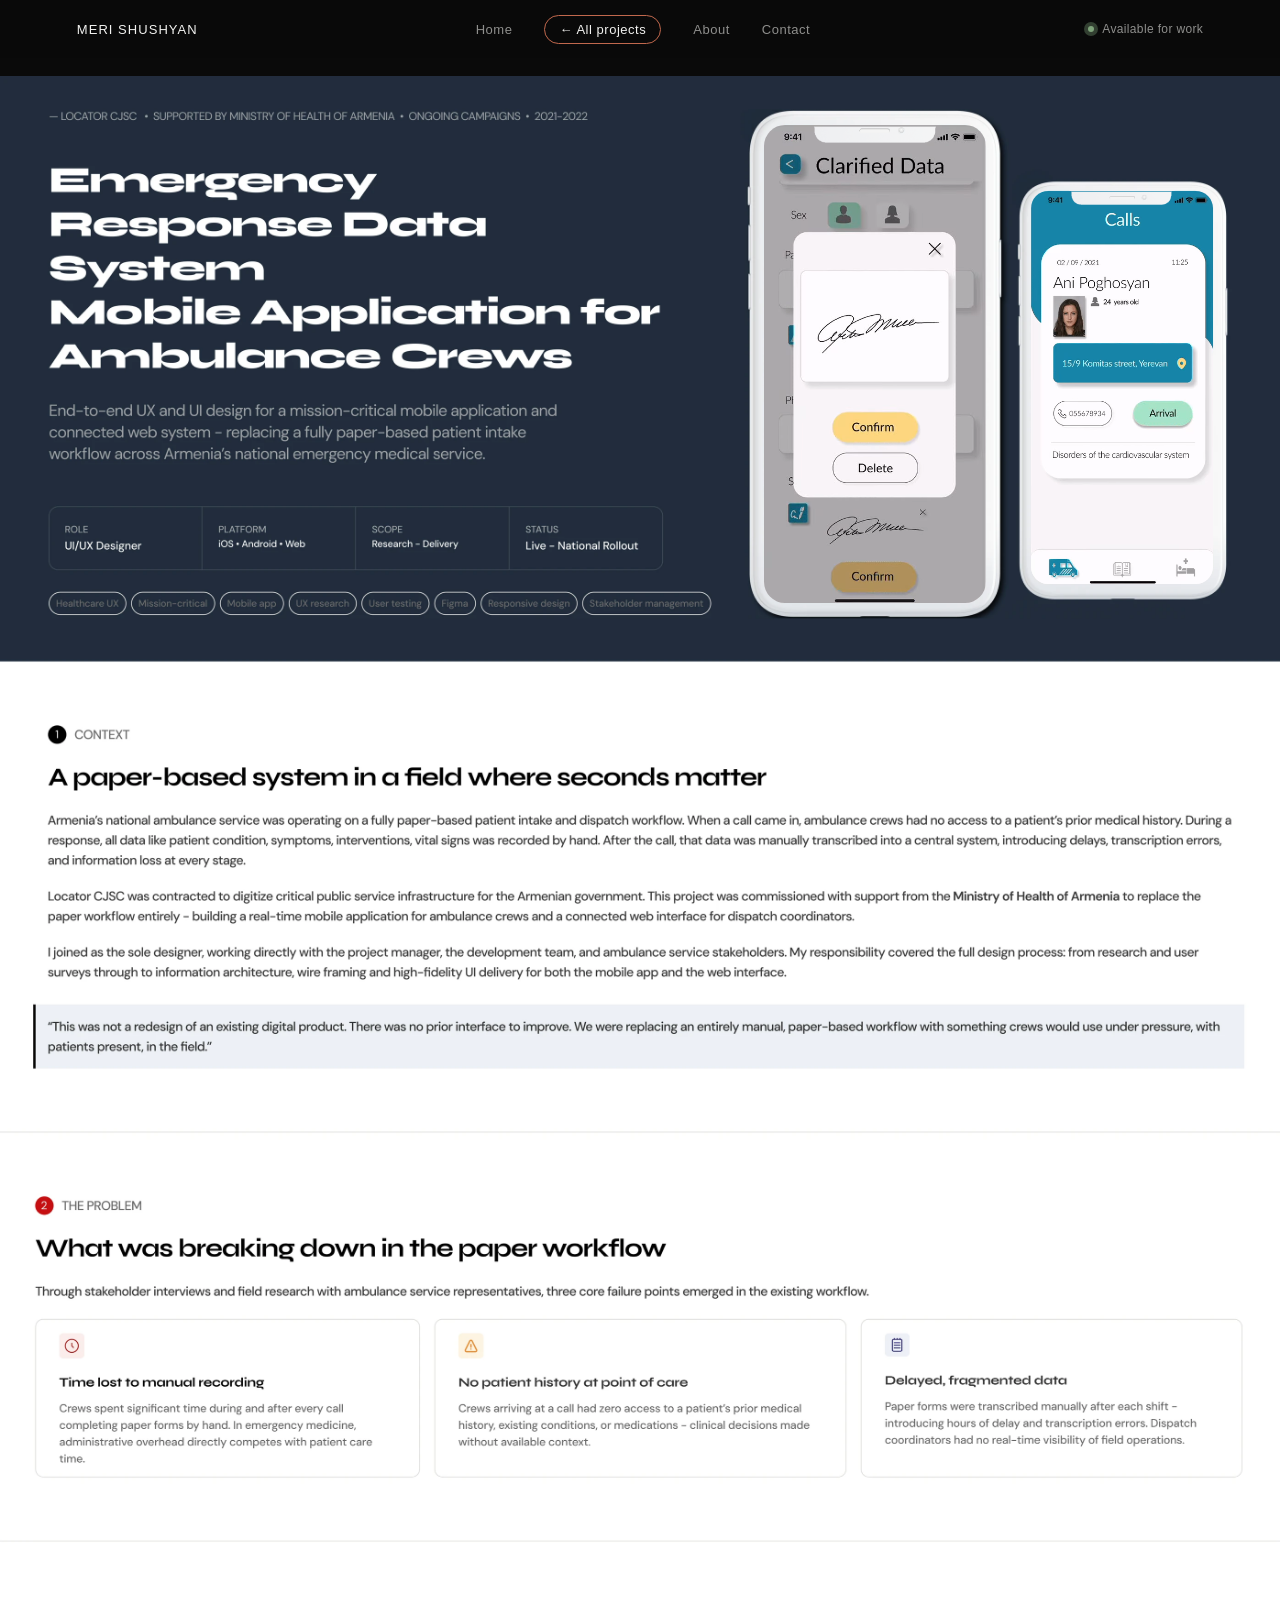
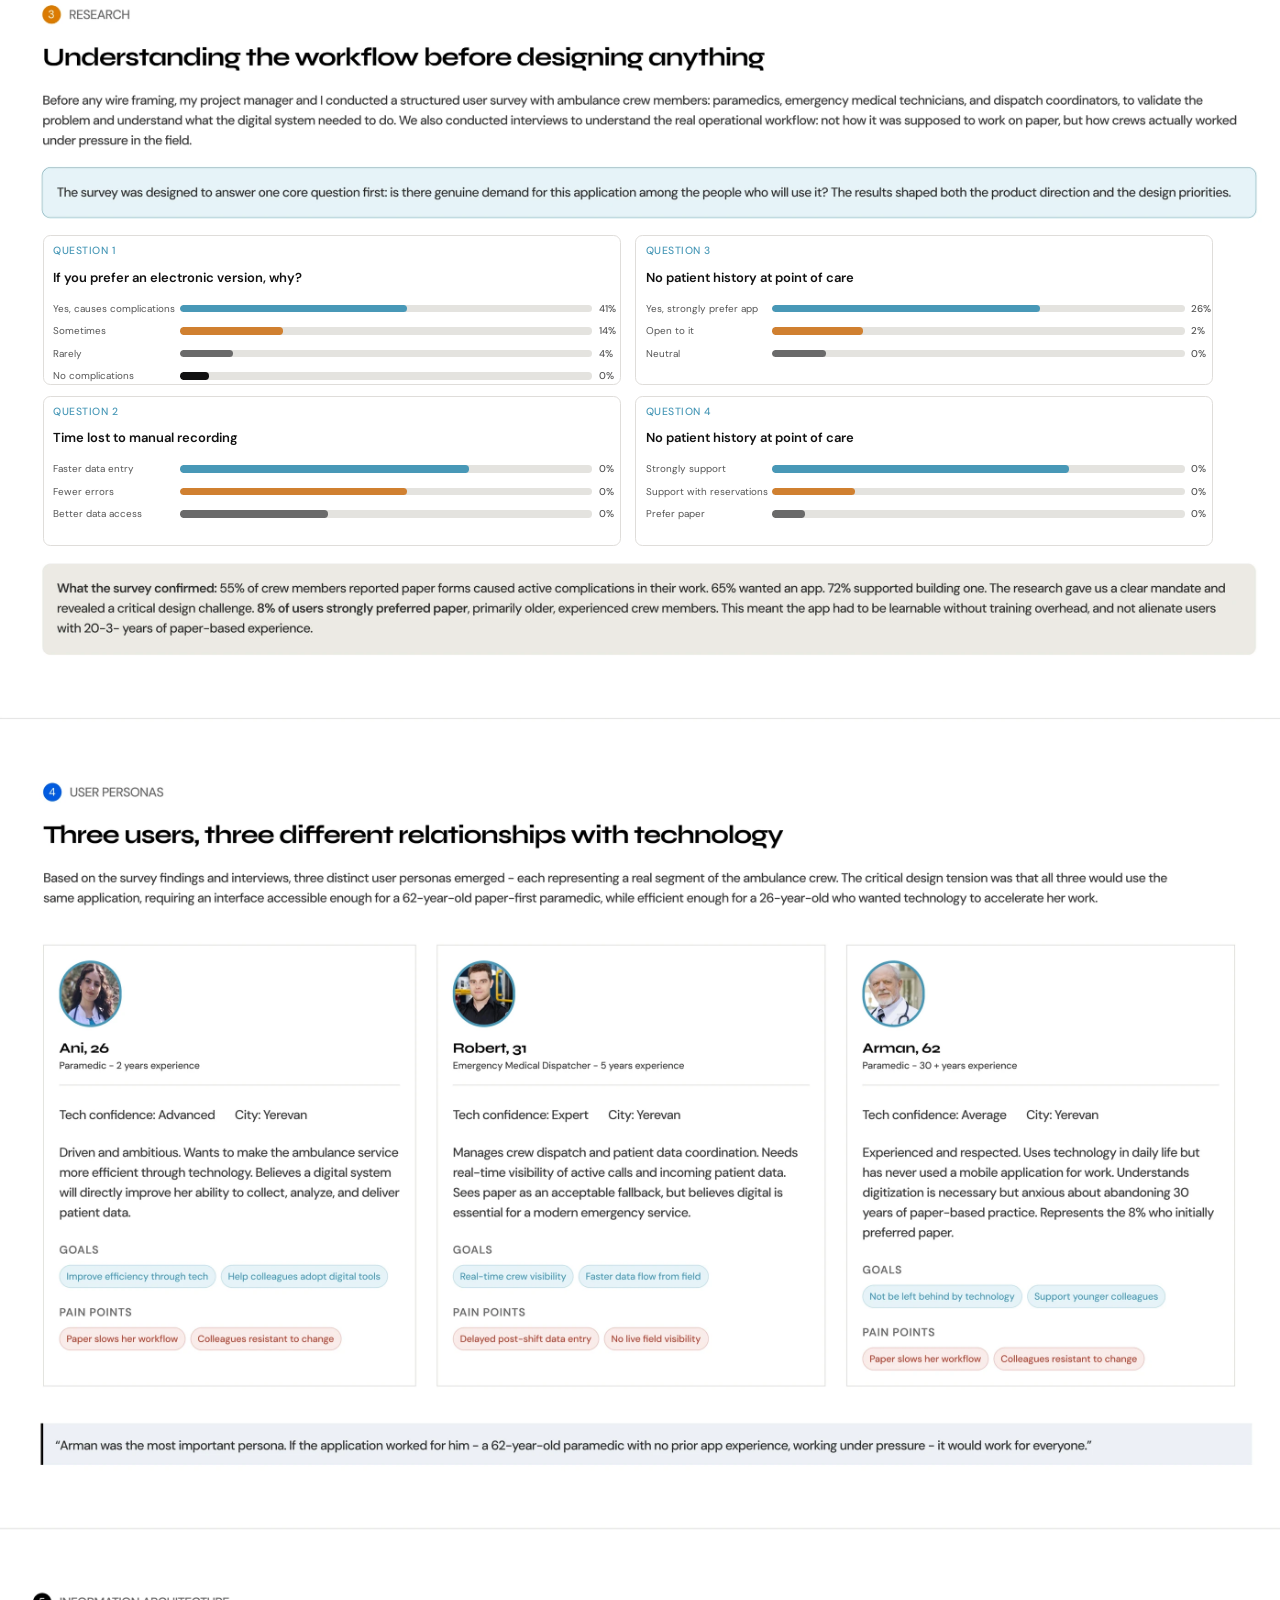
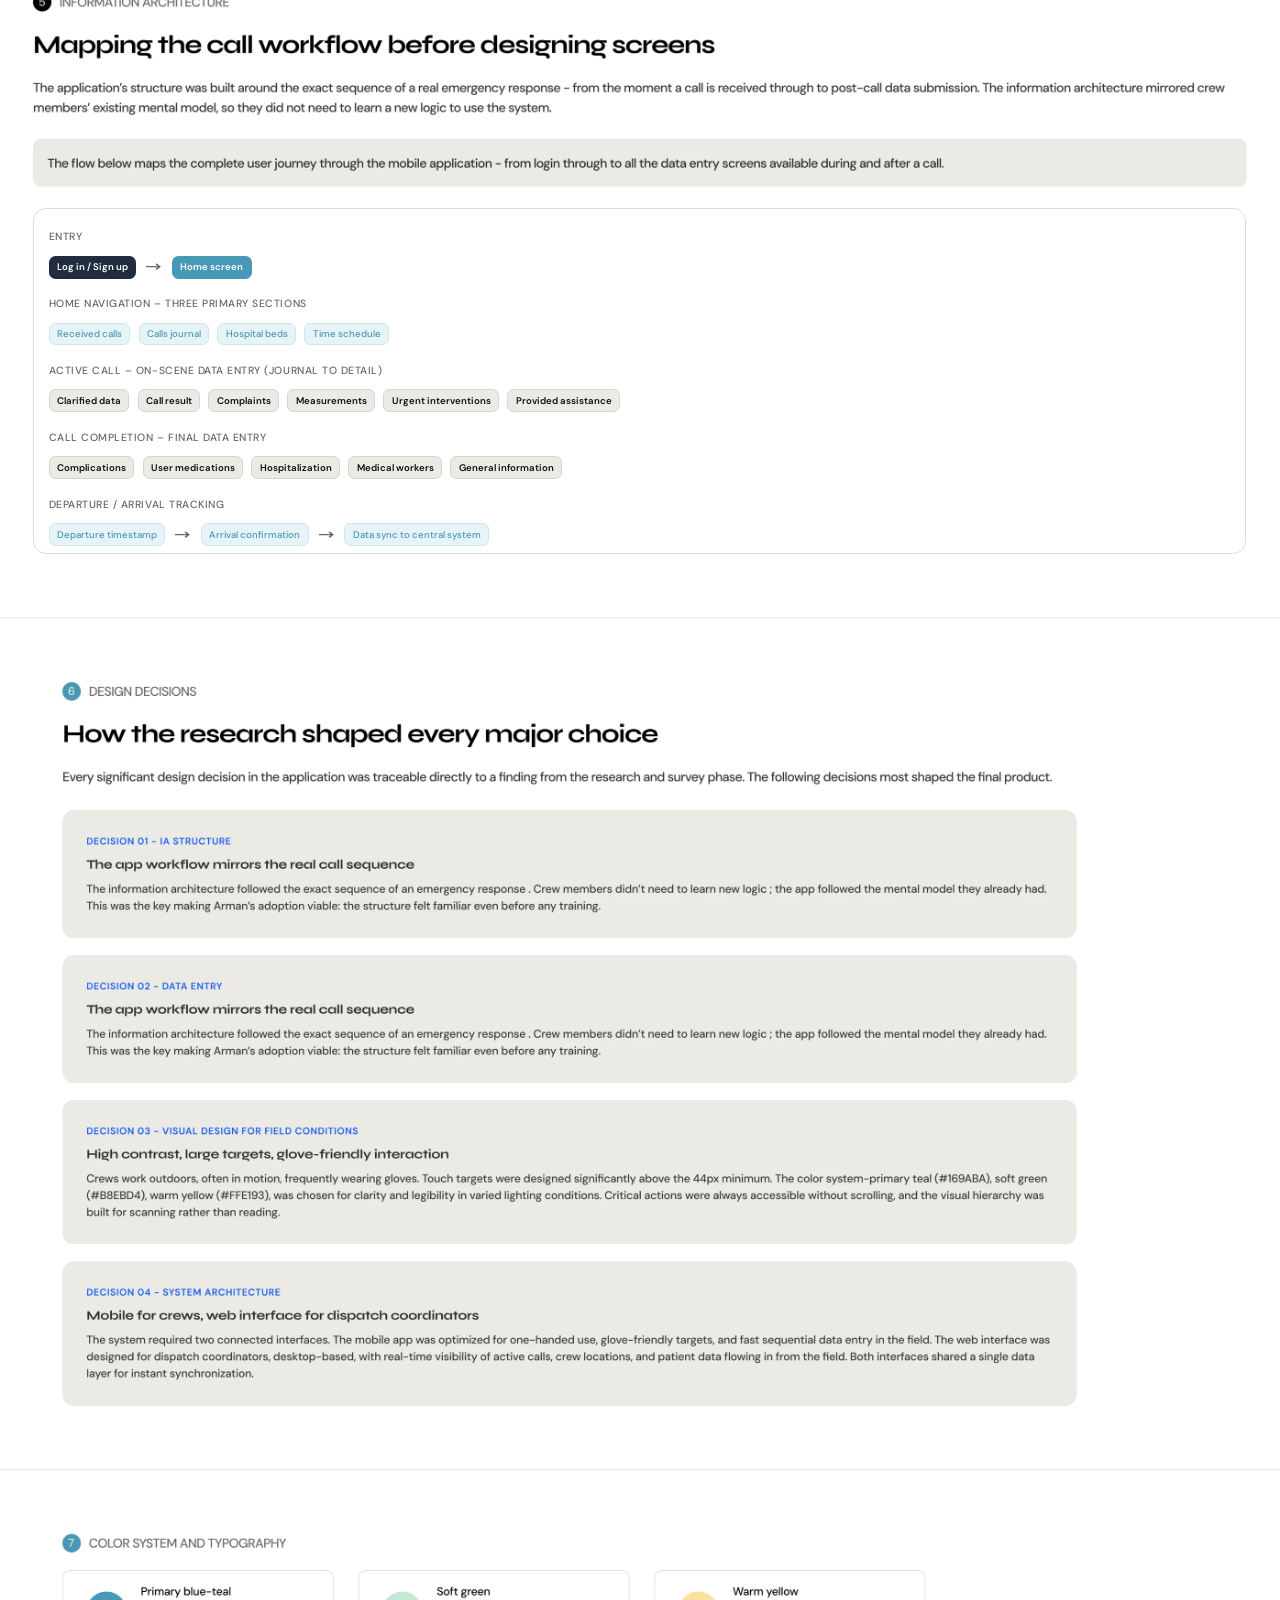
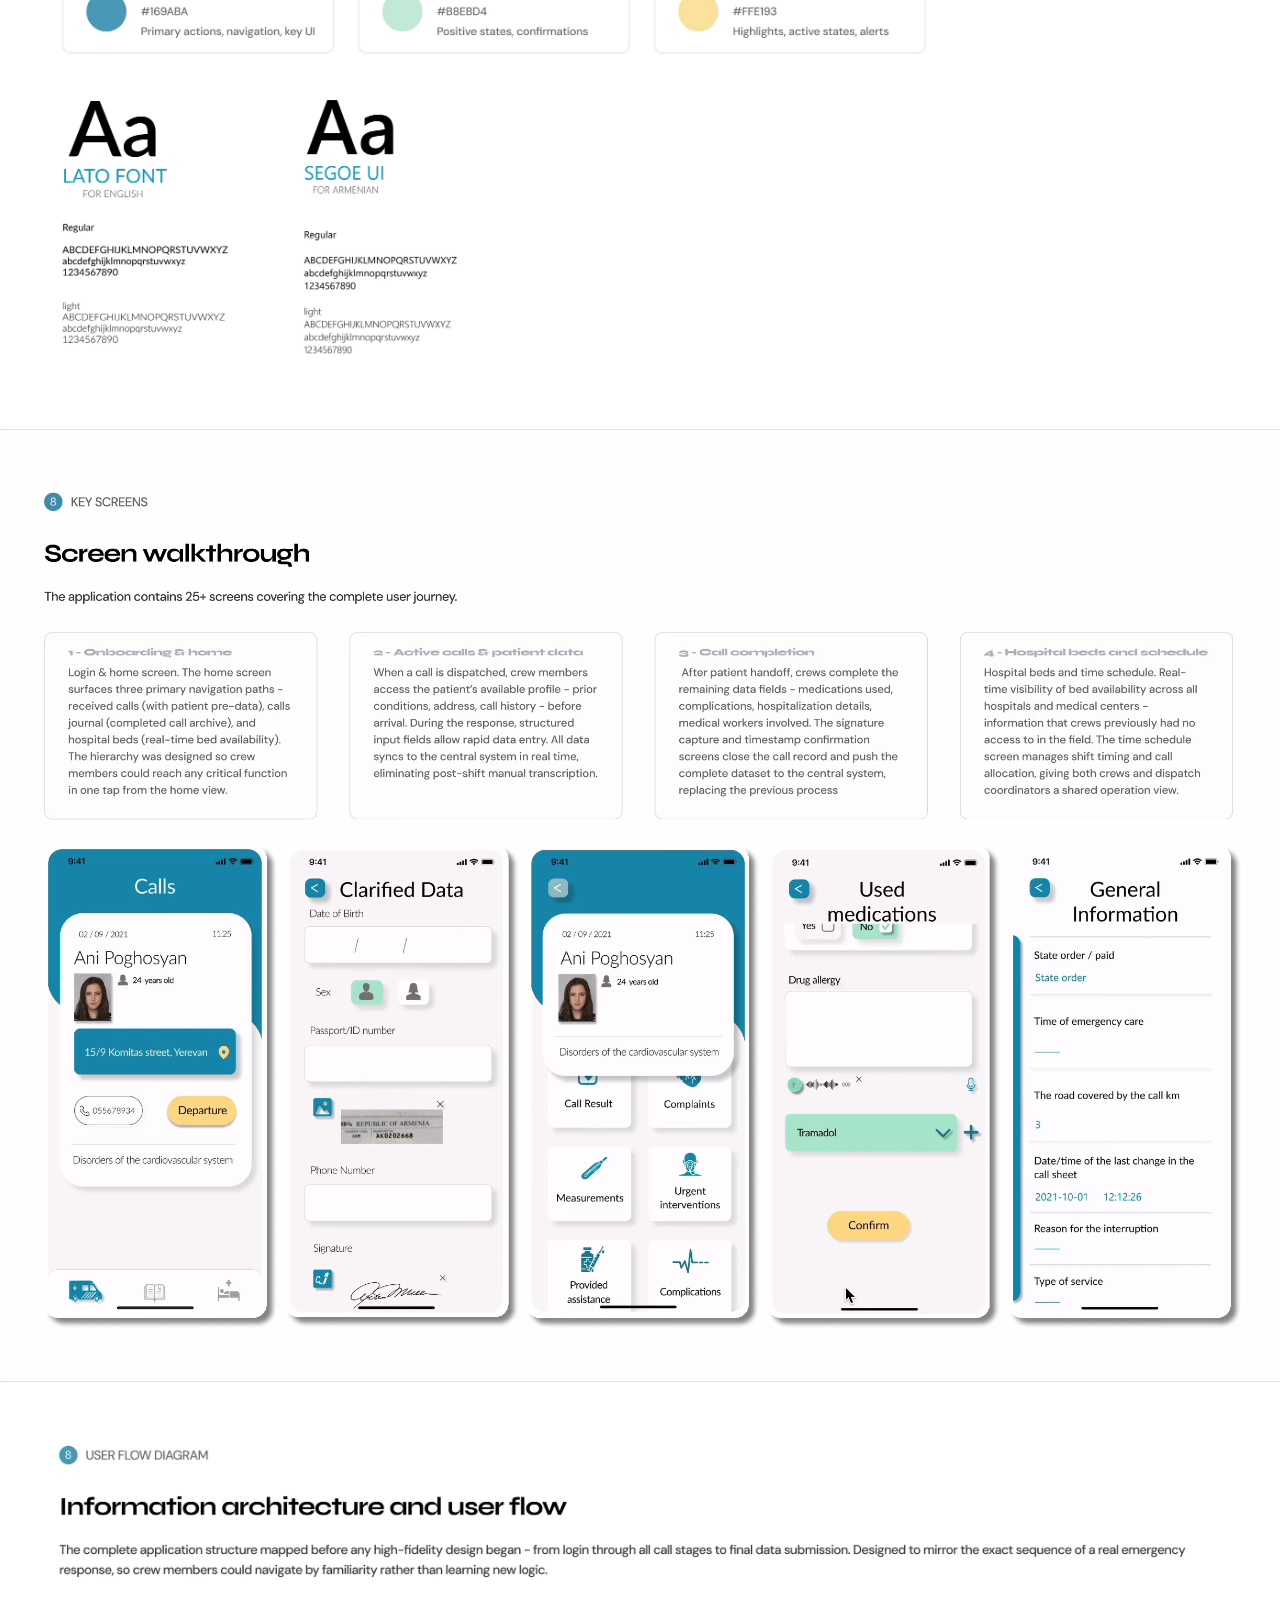
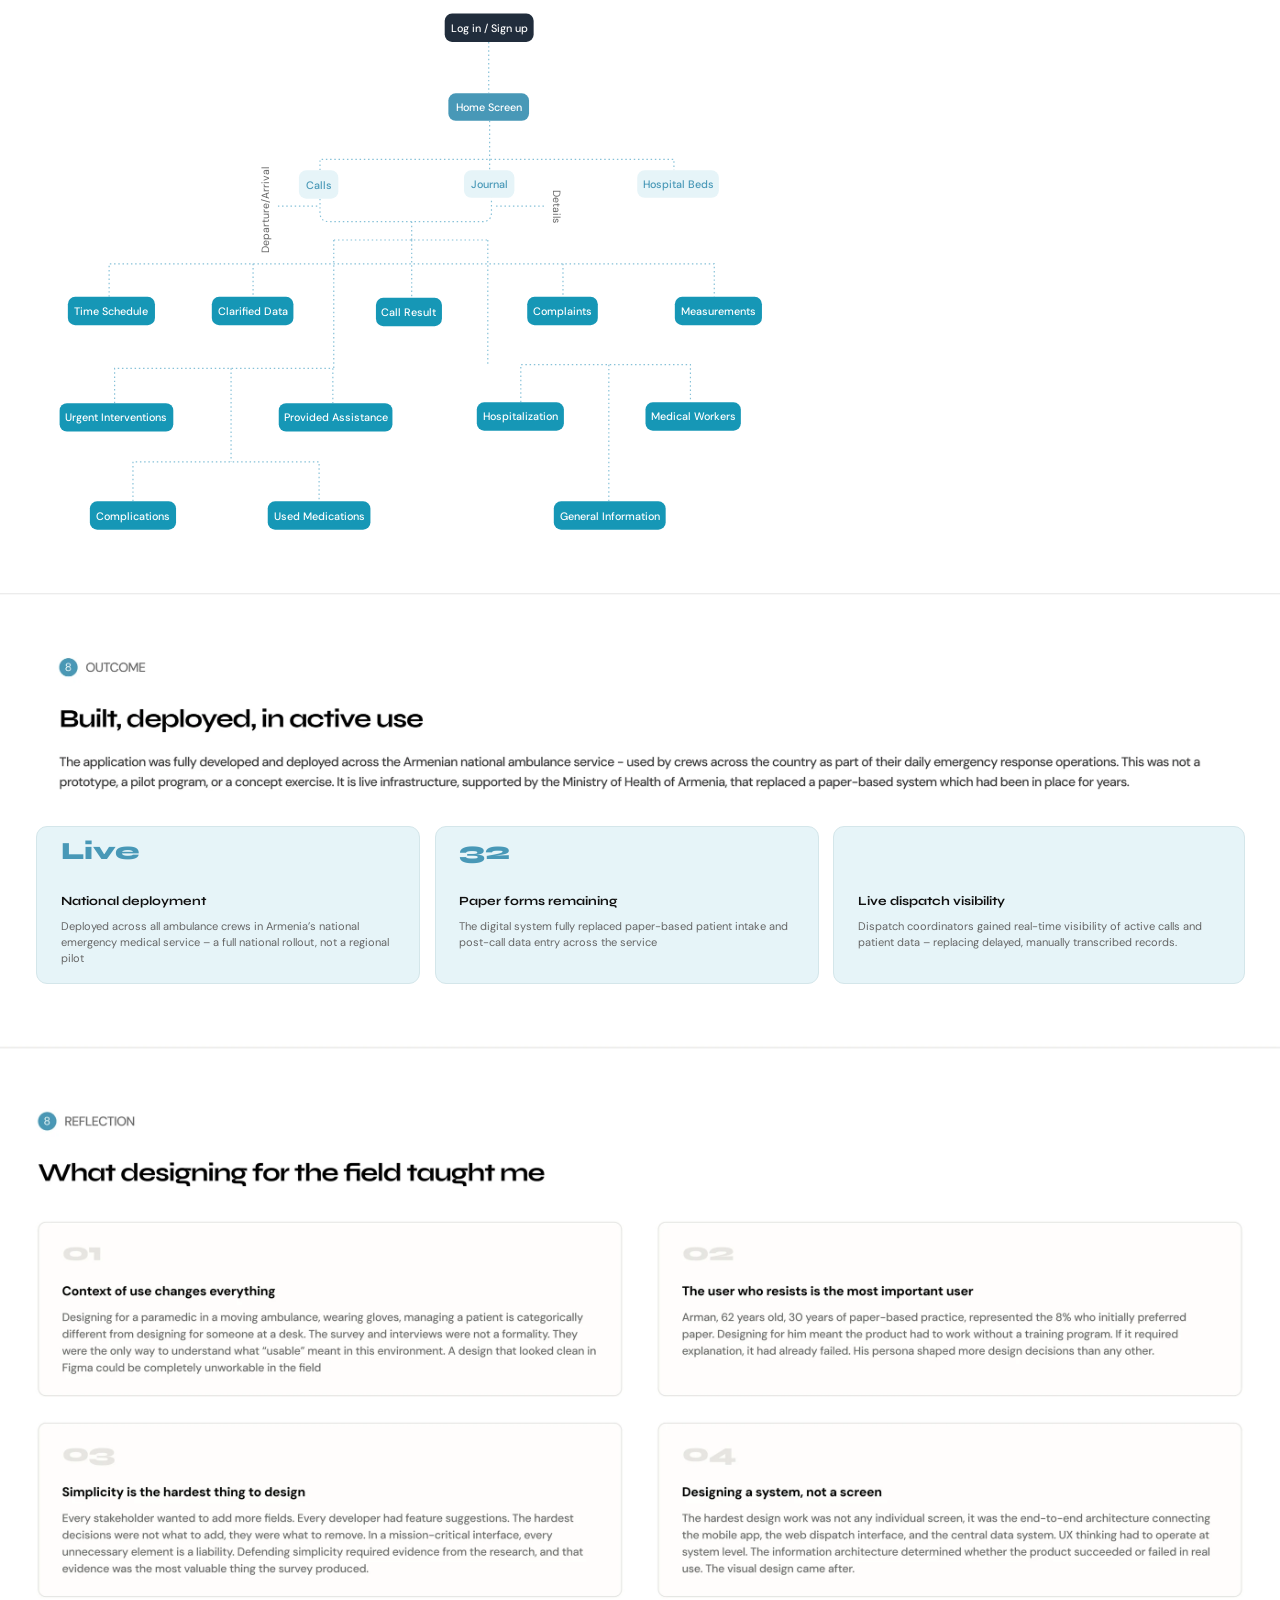
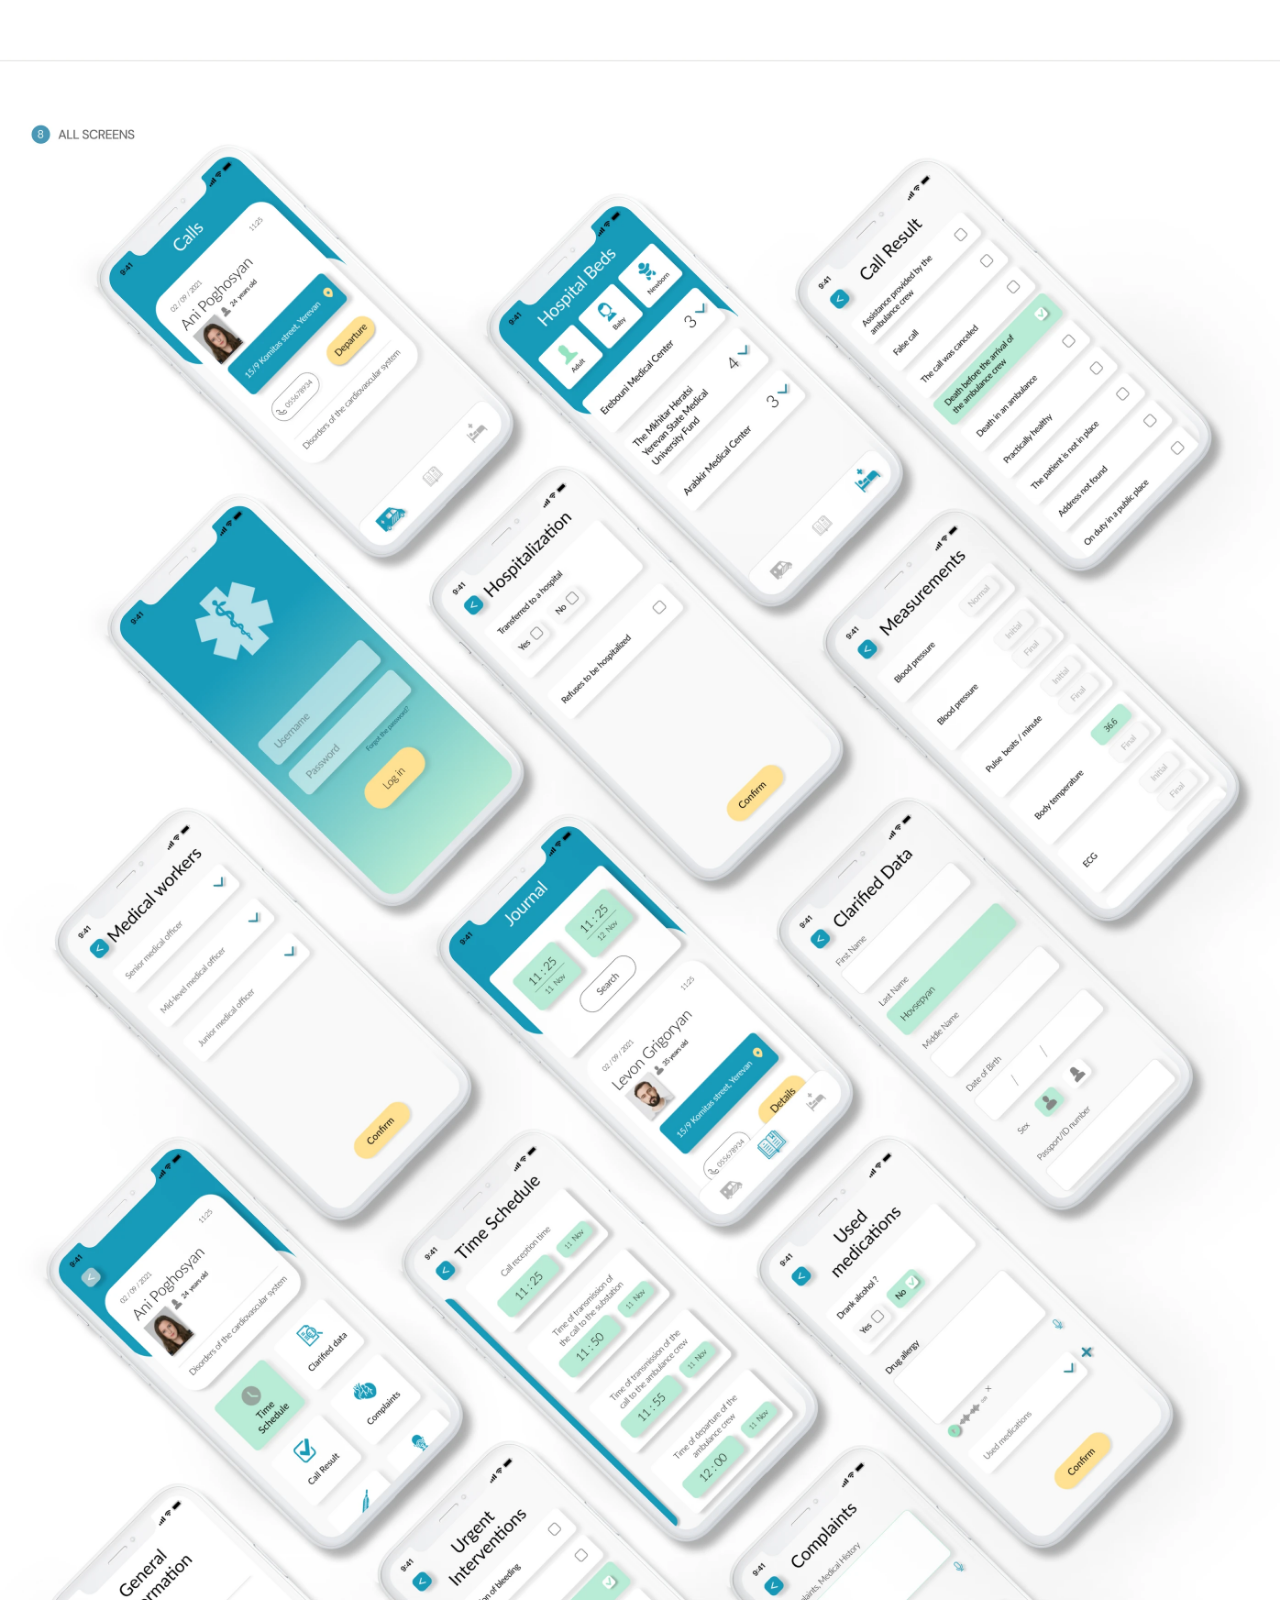
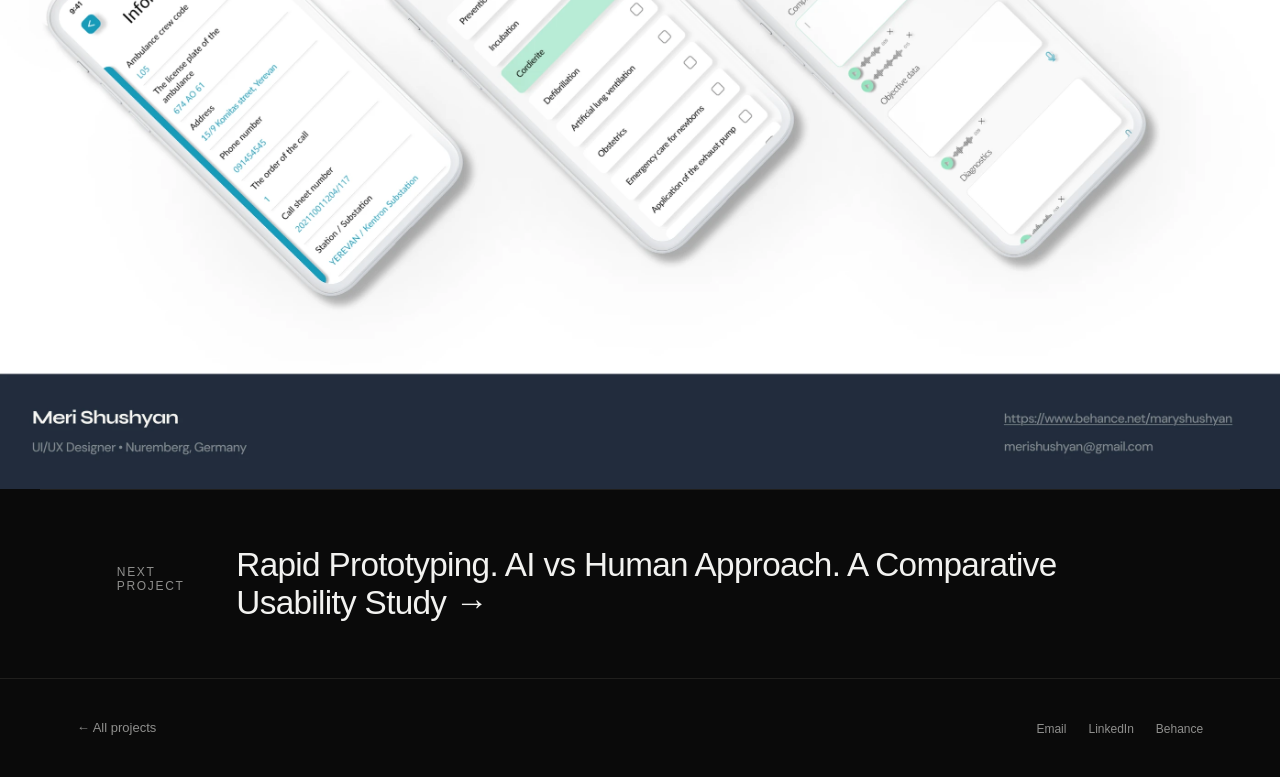
<file: case-ambulance.html>
<!DOCTYPE html>
<html lang="en">
<head>
<meta charset="UTF-8">
<meta name="viewport" content="width=device-width, initial-scale=1.0">
<title>Mobile App for Ambulance Crews in Armenia. Emergency Response Data System · Meri Shushyan</title>
<meta name="description" content="Mobile app for ambulance crews in Armenia: 8+ interviews with paramedics, dispatchers and medical staff, prototype testing, now used nationwide in hospitals.">
<link rel="canonical" href="https://merishushyan.github.io/portfolio/case-ambulance.html">
<meta property="og:type" content="website">
<meta property="og:site_name" content="Meri Shushyan">
<meta property="og:title" content="Mobile App for Ambulance Crews in Armenia · Meri Shushyan">
<meta property="og:description" content="Mobile app for ambulance crews in Armenia: 8+ interviews with paramedics, dispatchers and medical staff, prototype testing, now used nationwide in hospitals.">
<meta property="og:url" content="https://merishushyan.github.io/portfolio/case-ambulance.html">
<meta property="og:image" content="https://merishushyan.github.io/portfolio/assets/work/hover/ambulance.jpg">
<meta property="og:image:width" content="1600">
<meta property="og:image:height" content="732">
<meta name="twitter:card" content="summary_large_image">
<meta name="twitter:title" content="Mobile App for Ambulance Crews in Armenia · Meri Shushyan">
<meta name="twitter:description" content="Mobile app for ambulance crews in Armenia: 8+ interviews with paramedics, dispatchers and medical staff, prototype testing, now used nationwide in hospitals.">
<meta name="twitter:image" content="https://merishushyan.github.io/portfolio/assets/work/hover/ambulance.jpg">
<meta name="theme-color" content="#0A0A0A">
<link rel="stylesheet" href="styles.css">
</head>
<body>

<nav class="nav" data-nav>
  <a href="index.html" class="nav__logo">MERI SHUSHYAN</a>
  <ul class="nav__links">
    <li><a href="index.html">Home</a></li>
    <li><a href="index.html#work" class="nav__all">← All projects</a></li>
    <li><a href="index.html#about">About</a></li>
    <li><a href="index.html#contact">Contact</a></li>
  </ul>
  <a href="mailto:merishushyan@gmail.com" class="nav__status">
    <span class="nav__status-dot"></span>Available for work
  </a>
  <button class="nav__hamburger" data-nav-toggle aria-label="Menu"><span></span><span></span><span></span></button>
</nav>

<nav class="nav__mobile" data-nav-mobile>
  <a href="index.html">Home</a>
  <a href="index.html#work">Work</a>
  <a href="index.html#about">About</a>
  <a href="index.html#contact">Contact</a>
  <a href="mailto:merishushyan@gmail.com" class="nav__status">
    <span class="nav__status-dot"></span>Available for work
  </a>
</nav>

<main class="case-stack u-am" style="max-width:1396px">
  <div class="live" style="aspect-ratio:2792/2400">
    <img src="assets/cases/amb-s0-00.webp" width="2792" height="2400" alt="" decoding="async">
  <video class="lv" style="--x:2500;--y:161;--w:726;--h:1564" autoplay loop muted playsinline preload="auto" disablepictureinpicture><source src="assets/ambulance/hero-big.webm" type="video/webm"><source src="assets/ambulance/hero-big.mp4" type="video/mp4"></video>
  <img class="nt" style="--x:2640;--y:164;--w:460;--h:86" src="assets/cases/hero-notch-big.webp" alt="" decoding="async">
  <video class="lv" style="--x:3373;--y:375;--w:598;--h:1288" autoplay loop muted playsinline preload="auto" disablepictureinpicture><source src="assets/ambulance/hero-small.webm" type="video/webm"><source src="assets/ambulance/hero-small.mp4" type="video/mp4"></video>
  <img class="nt" style="--x:3490;--y:378;--w:370;--h:72" src="assets/cases/hero-notch-small.webp" alt="" decoding="async">
  </div>
  <img src="assets/cases/amb-s0-01.webp" width="2792" height="1415" alt="" loading="lazy" decoding="async">
  <div class="blk rsx" style="--h:358">
    <div class="a rpanel" style="--x:47;--y:11;--w:630;--h:164;--pi:0"><h6>QUESTION 1</h6><h5>If you prefer an electronic version, why?</h5>
      <div class="rr"><span>Yes, causes complications</span><div class="rtrack"><i class="rbar" style="--v:55%;--c:#4898b7;--dl:0.30s"></i></div><b data-v="55" style="--dl:0.30">55%</b></div>
      <div class="rr"><span>Sometimes</span><div class="rtrack"><i class="rbar" style="--v:25%;--c:#d08030;--dl:0.65s"></i></div><b data-v="25" style="--dl:0.65">25%</b></div>
      <div class="rr"><span>Rarely</span><div class="rtrack"><i class="rbar" style="--v:13%;--c:#6a6a6a;--dl:1.00s"></i></div><b data-v="13" style="--dl:1.00">13%</b></div>
      <div class="rr"><span>No complications</span><div class="rtrack"><i class="rbar" style="--v:7%;--c:#111111;--dl:1.35s"></i></div><b data-v="7" style="--dl:1.35">7%</b></div>
    </div>
    <div class="a rpanel" style="--x:693;--y:11;--w:630;--h:164;--pi:1"><h6>QUESTION 3</h6><h5>No patient history at point of care</h5>
      <div class="rr"><span>Yes, strongly prefer app</span><div class="rtrack"><i class="rbar" style="--v:65%;--c:#4898b7;--dl:0.90s"></i></div><b data-v="65" style="--dl:0.90">65%</b></div>
      <div class="rr"><span>Open to it</span><div class="rtrack"><i class="rbar" style="--v:22%;--c:#d08030;--dl:1.25s"></i></div><b data-v="22" style="--dl:1.25">22%</b></div>
      <div class="rr"><span>Neutral</span><div class="rtrack"><i class="rbar" style="--v:13%;--c:#6a6a6a;--dl:1.60s"></i></div><b data-v="13" style="--dl:1.60">13%</b></div>
    </div>
    <div class="a rpanel" style="--x:47;--y:186;--w:630;--h:164;--pi:2"><h6>QUESTION 2</h6><h5>Time lost to manual recording</h5>
      <div class="rr"><span>Faster data entry</span><div class="rtrack"><i class="rbar" style="--v:70%;--c:#4898b7;--dl:1.50s"></i></div><b data-v="70" style="--dl:1.50">70%</b></div>
      <div class="rr"><span>Fewer errors</span><div class="rtrack"><i class="rbar" style="--v:55%;--c:#d08030;--dl:1.85s"></i></div><b data-v="55" style="--dl:1.85">55%</b></div>
      <div class="rr"><span>Better data access</span><div class="rtrack"><i class="rbar" style="--v:36%;--c:#6a6a6a;--dl:2.20s"></i></div><b data-v="36" style="--dl:2.20">36%</b></div>
    </div>
    <div class="a rpanel" style="--x:693;--y:186;--w:630;--h:164;--pi:3"><h6>QUESTION 4</h6><h5>No patient history at point of care</h5>
      <div class="rr"><span>Strongly support</span><div class="rtrack"><i class="rbar" style="--v:72%;--c:#4898b7;--dl:2.10s"></i></div><b data-v="72" style="--dl:2.10">72%</b></div>
      <div class="rr"><span>Support with reservations</span><div class="rtrack"><i class="rbar" style="--v:20%;--c:#d08030;--dl:2.45s"></i></div><b data-v="20" style="--dl:2.45">20%</b></div>
      <div class="rr"><span>Prefer paper</span><div class="rtrack"><i class="rbar" style="--v:8%;--c:#6a6a6a;--dl:2.80s"></i></div><b data-v="8" style="--dl:2.80">8%</b></div>
    </div>
  </div>
  <img src="assets/cases/amb-s0b-00.webp" width="2792" height="2400" alt="" loading="lazy" decoding="async">
  <img src="assets/cases/amb-s0b-01.webp" width="2792" height="318" alt="" loading="lazy" decoding="async">
  <div class="blk sx" style="--h:404" data-seq>
    <div class="a iabox" style="--x:36;--y:10;--w:1323;--h:377">
      <div class="iarow"><h6 style="--i:0">ENTRY</h6><div class="chips">
<span class="chip dark" style="--i:1">Log in / Sign up</span>
<svg class="ar" style="--i:2" viewBox="0 0 17 8"><path d="M0 4h15M11 1l4 3-4 3"/></svg>
<span class="chip blue" style="--i:3">Home screen</span>
      </div></div>
      <div class="iarow"><h6 style="--i:3">HOME NAVIGATION – THREE PRIMARY SECTIONS</h6><div class="chips">
<span class="chip light" style="--i:4">Received calls</span>
<span class="chip light" style="--i:5">Calls journal</span>
<span class="chip light" style="--i:6">Hospital beds</span>
<span class="chip light" style="--i:7">Time schedule</span>
      </div></div>
      <div class="iarow"><h6 style="--i:7">ACTIVE CALL – ON-SCENE DATA ENTRY (JOURNAL TO DETAIL)</h6><div class="chips">
<span class="chip gray" style="--i:8">Clarified data</span>
<span class="chip gray" style="--i:9">Call result</span>
<span class="chip gray" style="--i:10">Complaints</span>
<span class="chip gray" style="--i:11">Measurements</span>
<span class="chip gray" style="--i:12">Urgent interventions</span>
<span class="chip gray" style="--i:13">Provided assistance</span>
      </div></div>
      <div class="iarow"><h6 style="--i:13">CALL COMPLETION – FINAL DATA ENTRY</h6><div class="chips">
<span class="chip gray" style="--i:14">Complications</span>
<span class="chip gray" style="--i:15">User medications</span>
<span class="chip gray" style="--i:16">Hospitalization</span>
<span class="chip gray" style="--i:17">Medical workers</span>
<span class="chip gray" style="--i:18">General information</span>
      </div></div>
      <div class="iarow"><h6 style="--i:18">DEPARTURE / ARRIVAL TRACKING</h6><div class="chips">
<span class="chip light" style="--i:19">Departure timestamp</span>
<svg class="ar" style="--i:20" viewBox="0 0 17 8"><path d="M0 4h15M11 1l4 3-4 3"/></svg>
<span class="chip light" style="--i:21">Arrival confirmation</span>
<svg class="ar" style="--i:22" viewBox="0 0 17 8"><path d="M0 4h15M11 1l4 3-4 3"/></svg>
<span class="chip light" style="--i:23">Data sync to central system</span>
      </div></div>
    </div>
  </div>
  <img src="assets/cases/amb-s1-00.webp" width="2792" height="525" alt="" loading="lazy" decoding="async">
  <div class="ddstack sx" data-seq>
    <img class="ddc" style="--i:0" src="assets/cases/amb-dd0-00.webp" width="2792" height="278" alt="" loading="lazy" decoding="async">
    <img class="ddc" style="--i:1" src="assets/cases/amb-dd1-00.webp" width="2792" height="278" alt="" loading="lazy" decoding="async">
    <img class="ddc" style="--i:2" src="assets/cases/amb-dd2-00.webp" width="2792" height="314" alt="" loading="lazy" decoding="async">
    <img class="ddc" style="--i:3" src="assets/cases/amb-dd3-00.webp" width="2792" height="314" alt="" loading="lazy" decoding="async">
  </div>
  <img src="assets/cases/amb-s2-00.webp" width="2792" height="1363" alt="" loading="lazy" decoding="async">
  <video class="case-video" autoplay loop muted playsinline preload="auto" disablepictureinpicture width="2446" height="1816">
    <source src="assets/ambulance/screen-walkthrough-full.webm" type="video/webm">
    <source src="assets/ambulance/screen-walkthrough-full.mp4" type="video/mp4">
  </video>
  <img src="assets/cases/amb-s3-00.webp" width="2792" height="471" alt="" loading="lazy" decoding="async">
  <div class="flow sx" data-flow style="--h:605">
    <svg viewBox="0 235 1396 605" role="img" aria-label="User flow diagram"><defs><mask id="flowmask" maskUnits="userSpaceOnUse" x="0" y="235" width="1396" height="605"></mask></defs><g id="flowLines" mask="url(#flowmask)"></g><g id="flowNodes"></g></svg>
  </div>
  <img src="assets/cases/amb-s4-00.webp" width="2792" height="583" alt="" loading="lazy" decoding="async">
  <div class="blk sx" style="--h:195" data-seq>
    <div class="a ocard" style="--x:39;--y:8;--w:419;--h:172;--d:0.0"><b class="type" data-text="Live">Live</b><h5>National deployment</h5><p>Deployed across all ambulance crews in Armenia’s national emergency medical service – a full national rollout, not a regional pilot</p></div>
    <div class="a ocard" style="--x:474;--y:8;--w:419;--h:172;--d:1.1"><b class="zero" data-from="48">0</b><h5>Paper forms remaining</h5><p>The digital system fully replaced paper-based patient intake and post-call data entry across the service</p></div>
    <div class="a ocard" style="--x:909;--y:8;--w:449;--h:172;--d:2.2"><b class="type" data-text="Real-time">Real-time</b><h5>Live dispatch visibility</h5><p>Dispatch coordinators gained real-time visibility of active calls and patient data – replacing delayed, manually transcribed records.</p></div>
  </div>
  <img src="assets/cases/amb-s5-00.webp" width="2792" height="2400" alt="" loading="lazy" decoding="async">
  <img src="assets/cases/amb-s5-01.webp" width="2792" height="2400" alt="" loading="lazy" decoding="async">
  <img src="assets/cases/amb-s5-02.webp" width="2792" height="1071" alt="" loading="lazy" decoding="async">
</main>

<div class="case-next"><span>Next project</span><a href="case-ai-thesis.html">Rapid Prototyping. AI vs Human Approach. A Comparative Usability Study →</a></div>

<footer class="site-footer">
  <a href="index.html#work" style="color:var(--ink-soft);text-decoration:none;font-size:13px;">← All projects</a>
  <ul class="footer-links">
    <li><a href="mailto:merishushyan@gmail.com">Email</a></li>
    <li><a href="https://linkedin.com/in/merishushyan" target="_blank" rel="noopener">LinkedIn</a></li>
    <li><a href="https://behance.net/maryshushyan" target="_blank" rel="noopener">Behance</a></li>
  </ul>
</footer>

<script src="anim.js"></script>
<script src="main.js"></script>
</body>
</html>
</file>
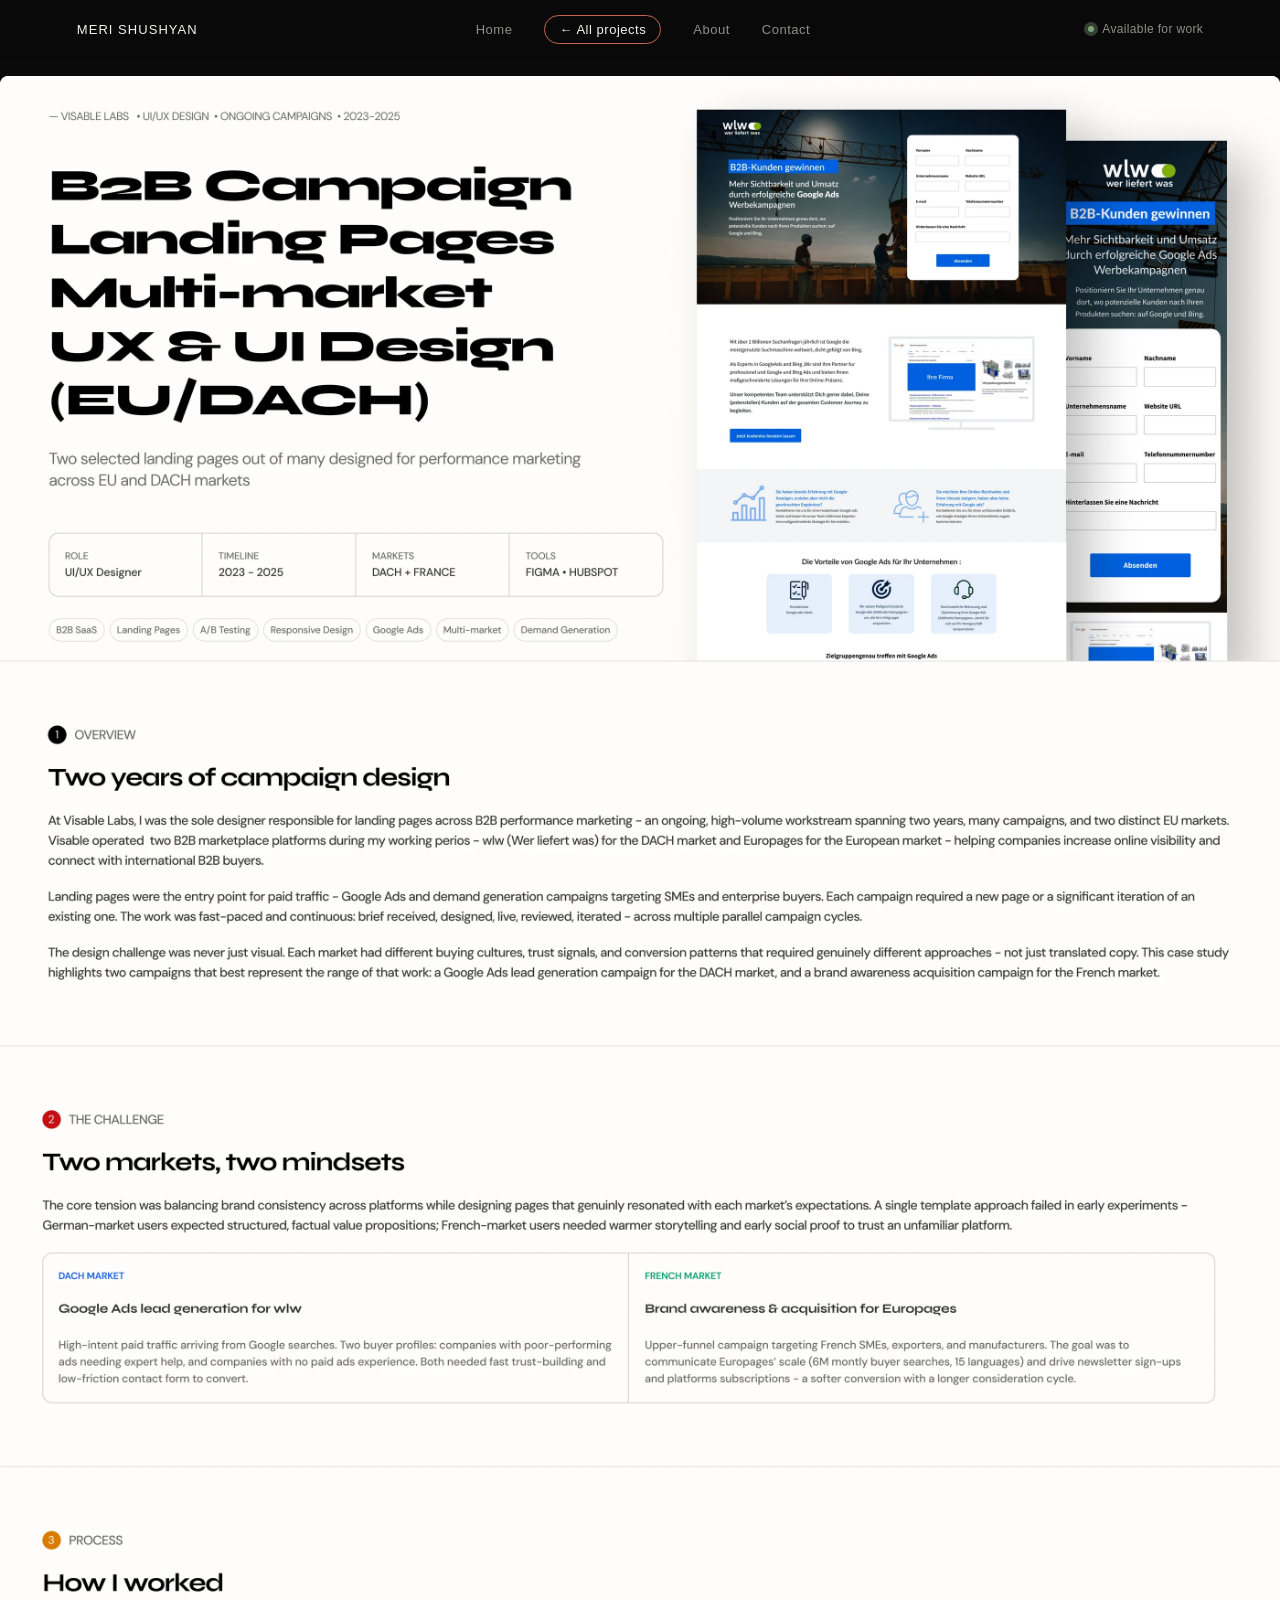
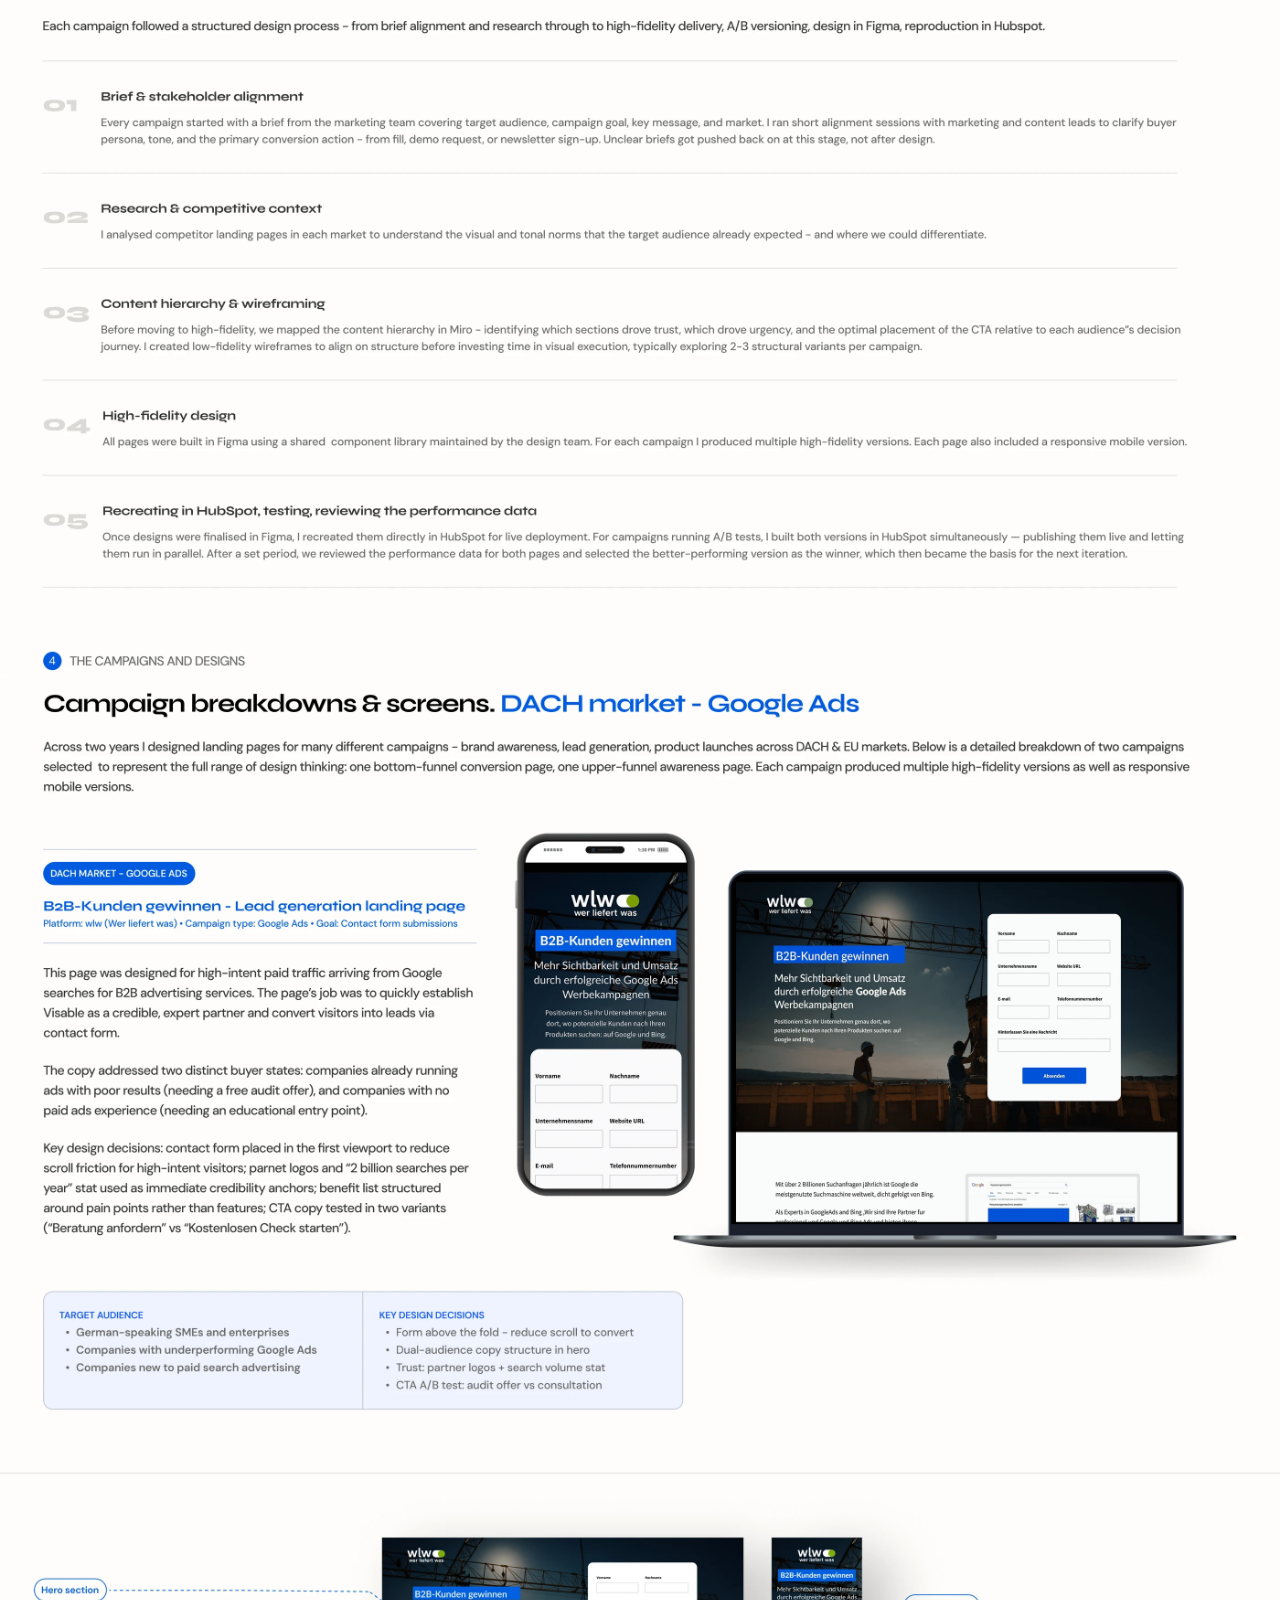
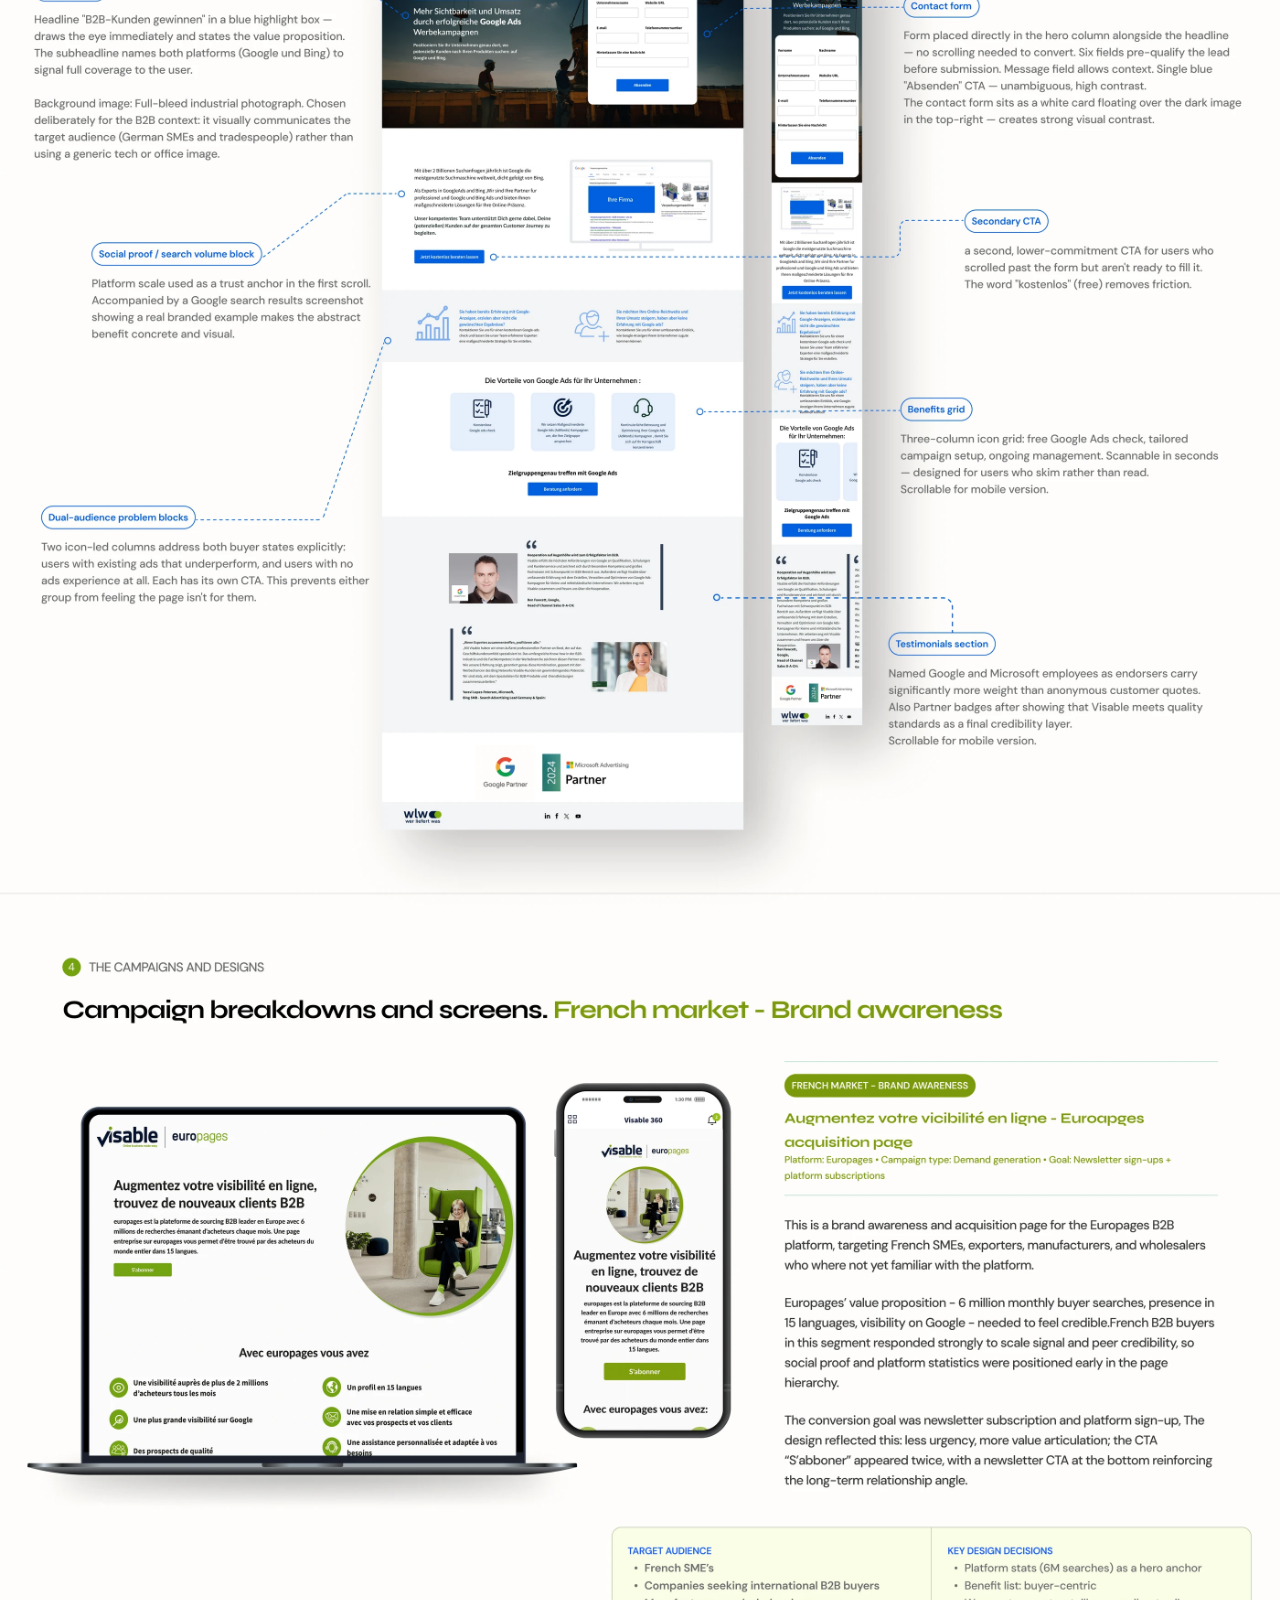
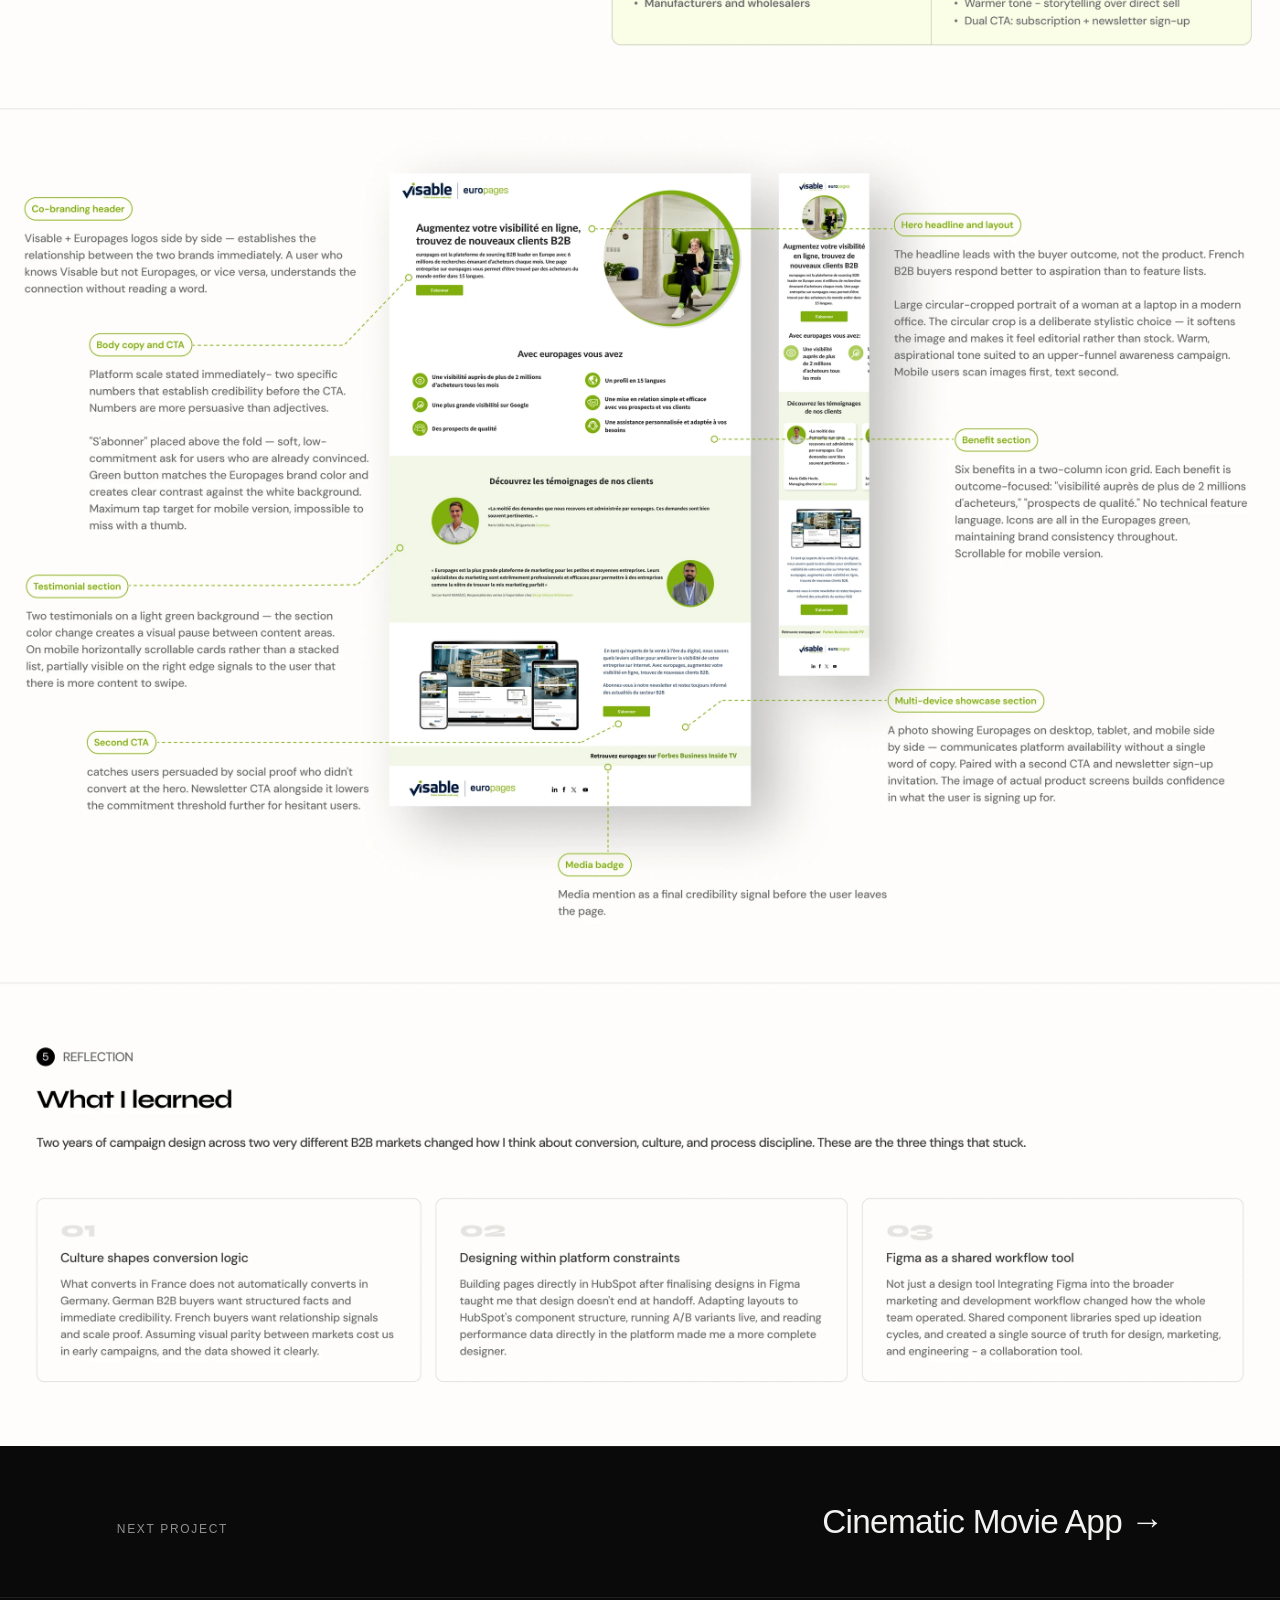
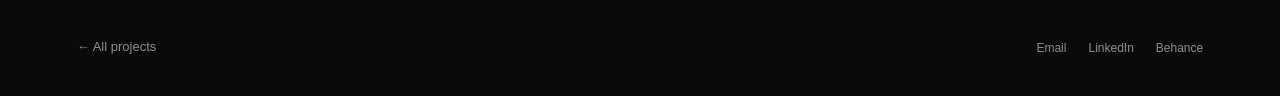
<file: case-b2b-landing.html>
<!DOCTYPE html>
<html lang="en">
<head>
<meta charset="UTF-8">
<meta name="viewport" content="width=device-width, initial-scale=1.0">
<title>Multi-market B2B Landing Pages · Meri Shushyan</title>
<meta name="description" content="Multi-market B2B landing pages for Visable Labs: A/B-tested designs built live in HubSpot across 10+ EU markets.">
<link rel="canonical" href="https://merishushyan.github.io/portfolio/case-b2b-landing.html">
<meta property="og:type" content="website">
<meta property="og:site_name" content="Meri Shushyan">
<meta property="og:title" content="Multi-market B2B Landing Pages · Meri Shushyan">
<meta property="og:description" content="Multi-market B2B landing pages for Visable Labs: A/B-tested designs built live in HubSpot across 10+ EU markets.">
<meta property="og:url" content="https://merishushyan.github.io/portfolio/case-b2b-landing.html">
<meta property="og:image" content="https://merishushyan.github.io/portfolio/assets/work/hover/b2b.jpg">
<meta property="og:image:width" content="1600">
<meta property="og:image:height" content="732">
<meta name="twitter:card" content="summary_large_image">
<meta name="twitter:title" content="Multi-market B2B Landing Pages · Meri Shushyan">
<meta name="twitter:description" content="Multi-market B2B landing pages for Visable Labs: A/B-tested designs built live in HubSpot across 10+ EU markets.">
<meta name="twitter:image" content="https://merishushyan.github.io/portfolio/assets/work/hover/b2b.jpg">
<meta name="theme-color" content="#0A0A0A">
<link rel="stylesheet" href="styles.css">
</head>
<body>

<nav class="nav" data-nav>
  <a href="index.html" class="nav__logo">MERI SHUSHYAN</a>
  <ul class="nav__links">
    <li><a href="index.html">Home</a></li>
    <li><a href="index.html#work" class="nav__all">← All projects</a></li>
    <li><a href="index.html#about">About</a></li>
    <li><a href="index.html#contact">Contact</a></li>
  </ul>
  <a href="mailto:merishushyan@gmail.com" class="nav__status">
    <span class="nav__status-dot"></span>Available for work
  </a>
  <button class="nav__hamburger" data-nav-toggle aria-label="Menu"><span></span><span></span><span></span></button>
</nav>

<nav class="nav__mobile" data-nav-mobile>
  <a href="index.html">Home</a>
  <a href="index.html#work">Work</a>
  <a href="index.html#about">About</a>
  <a href="index.html#contact">Contact</a>
  <a href="mailto:merishushyan@gmail.com" class="nav__status">
    <span class="nav__status-dot"></span>Available for work
  </a>
</nav>

<main class="case-stack" style="max-width:1400px">
  <img src="assets/cases/b2b-00.webp" width="2800" height="2400" alt="" loading="lazy" decoding="async">
  <img src="assets/cases/b2b-01.webp" width="2800" height="2400" alt="" loading="lazy" decoding="async">
  <img src="assets/cases/b2b-02.webp" width="2800" height="2400" alt="" loading="lazy" decoding="async">
  <img src="assets/cases/b2b-03.webp" width="2800" height="2400" alt="" loading="lazy" decoding="async">
  <img src="assets/cases/b2b-04.webp" width="2800" height="2400" alt="" loading="lazy" decoding="async">
  <img src="assets/cases/b2b-05.webp" width="2800" height="1496" alt="" loading="lazy" decoding="async">
</main>

<div class="case-next"><span>Next project</span><a href="case-cinematic.html">Cinematic Movie App →</a></div>

<footer class="site-footer">
  <a href="index.html#work" style="color:var(--ink-soft);text-decoration:none;font-size:13px;">← All projects</a>
  <ul class="footer-links">
    <li><a href="mailto:merishushyan@gmail.com">Email</a></li>
    <li><a href="https://linkedin.com/in/merishushyan" target="_blank" rel="noopener">LinkedIn</a></li>
    <li><a href="https://behance.net/maryshushyan" target="_blank" rel="noopener">Behance</a></li>
  </ul>
</footer>

<script src="main.js"></script>
</body>
</html>
</file>
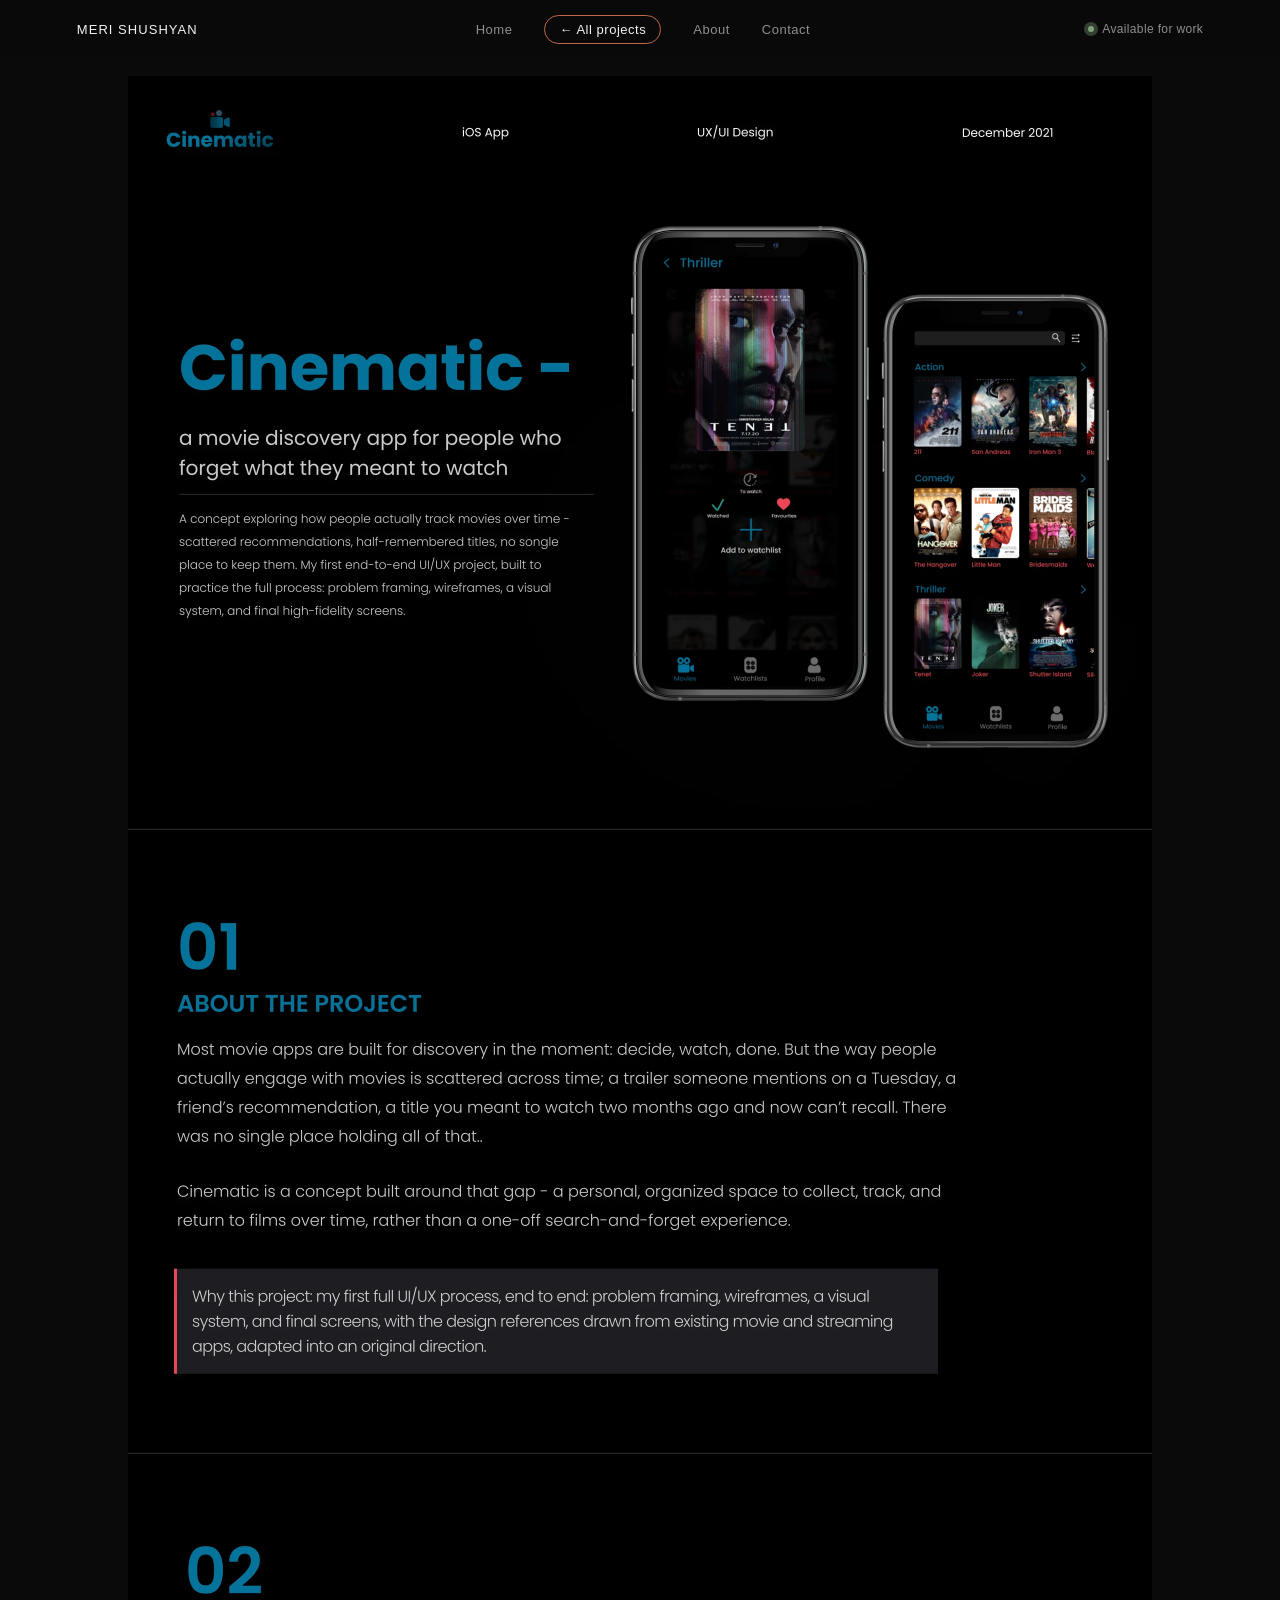
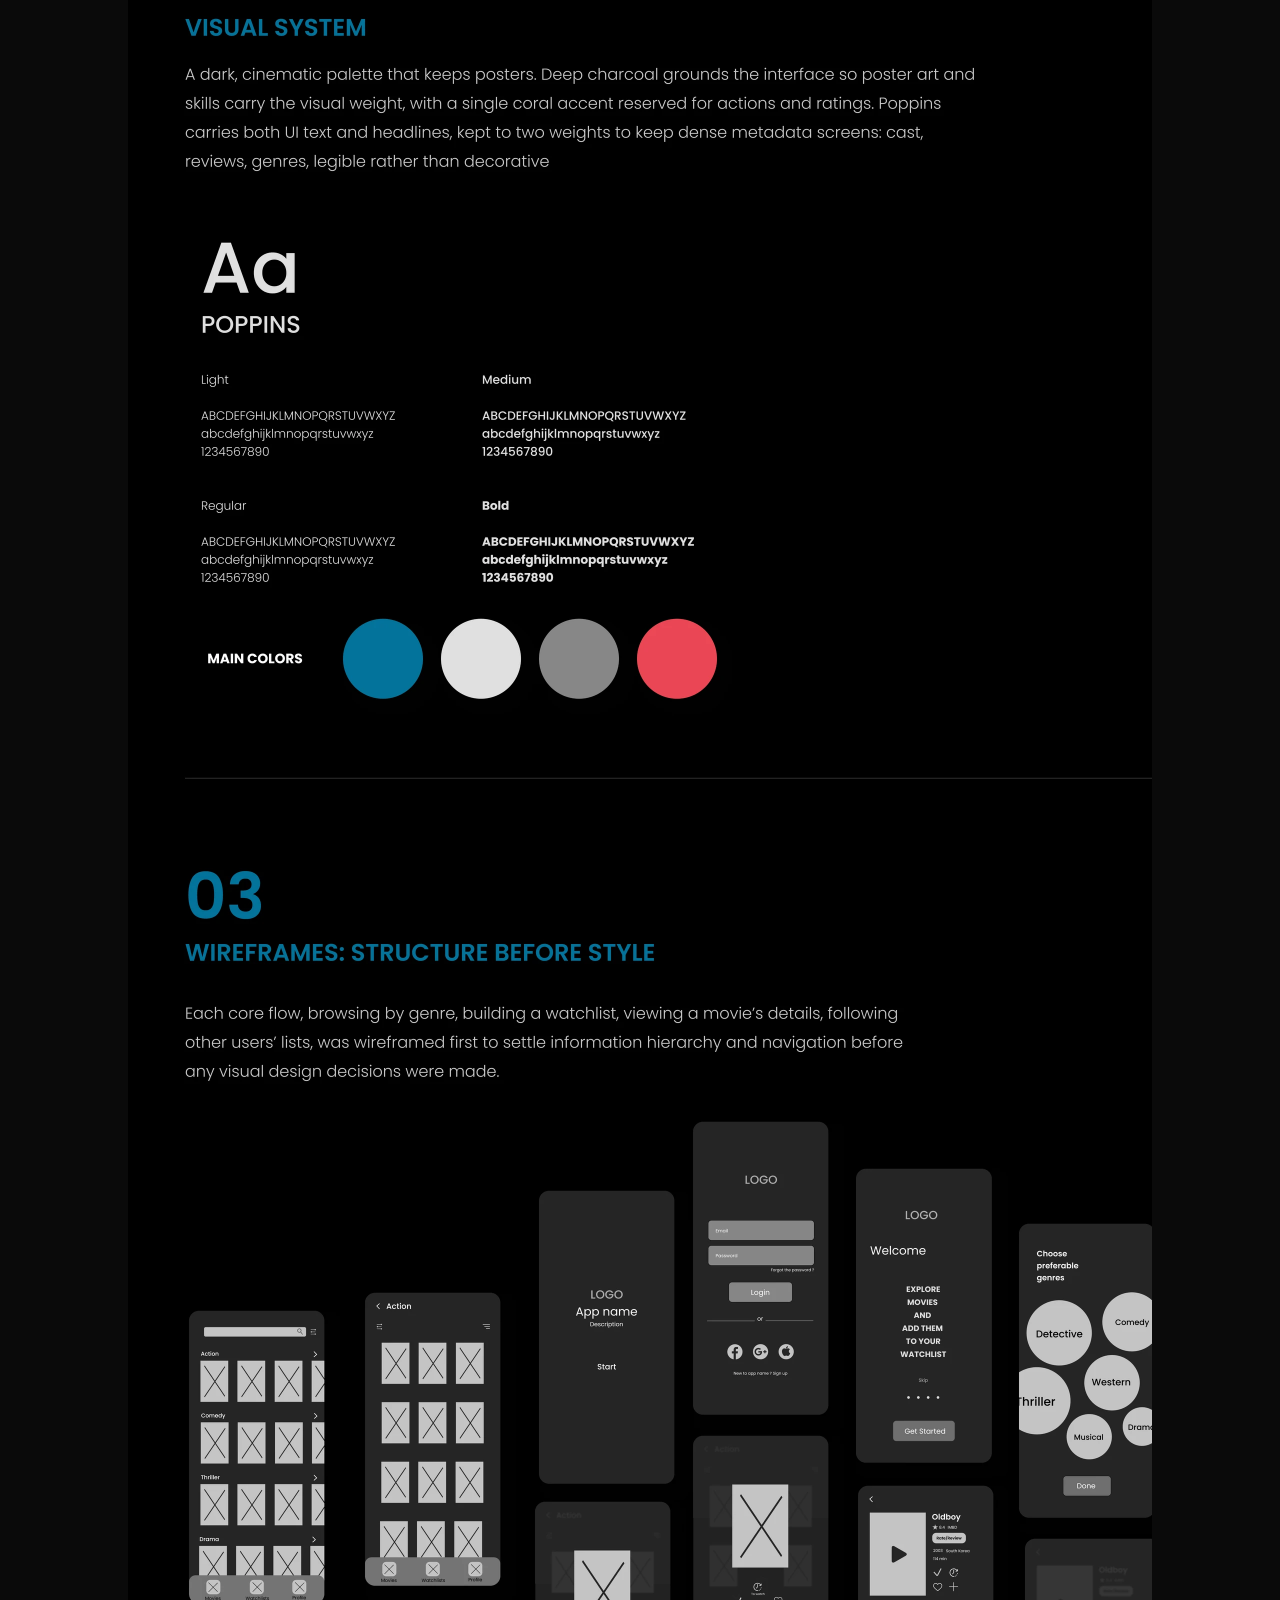
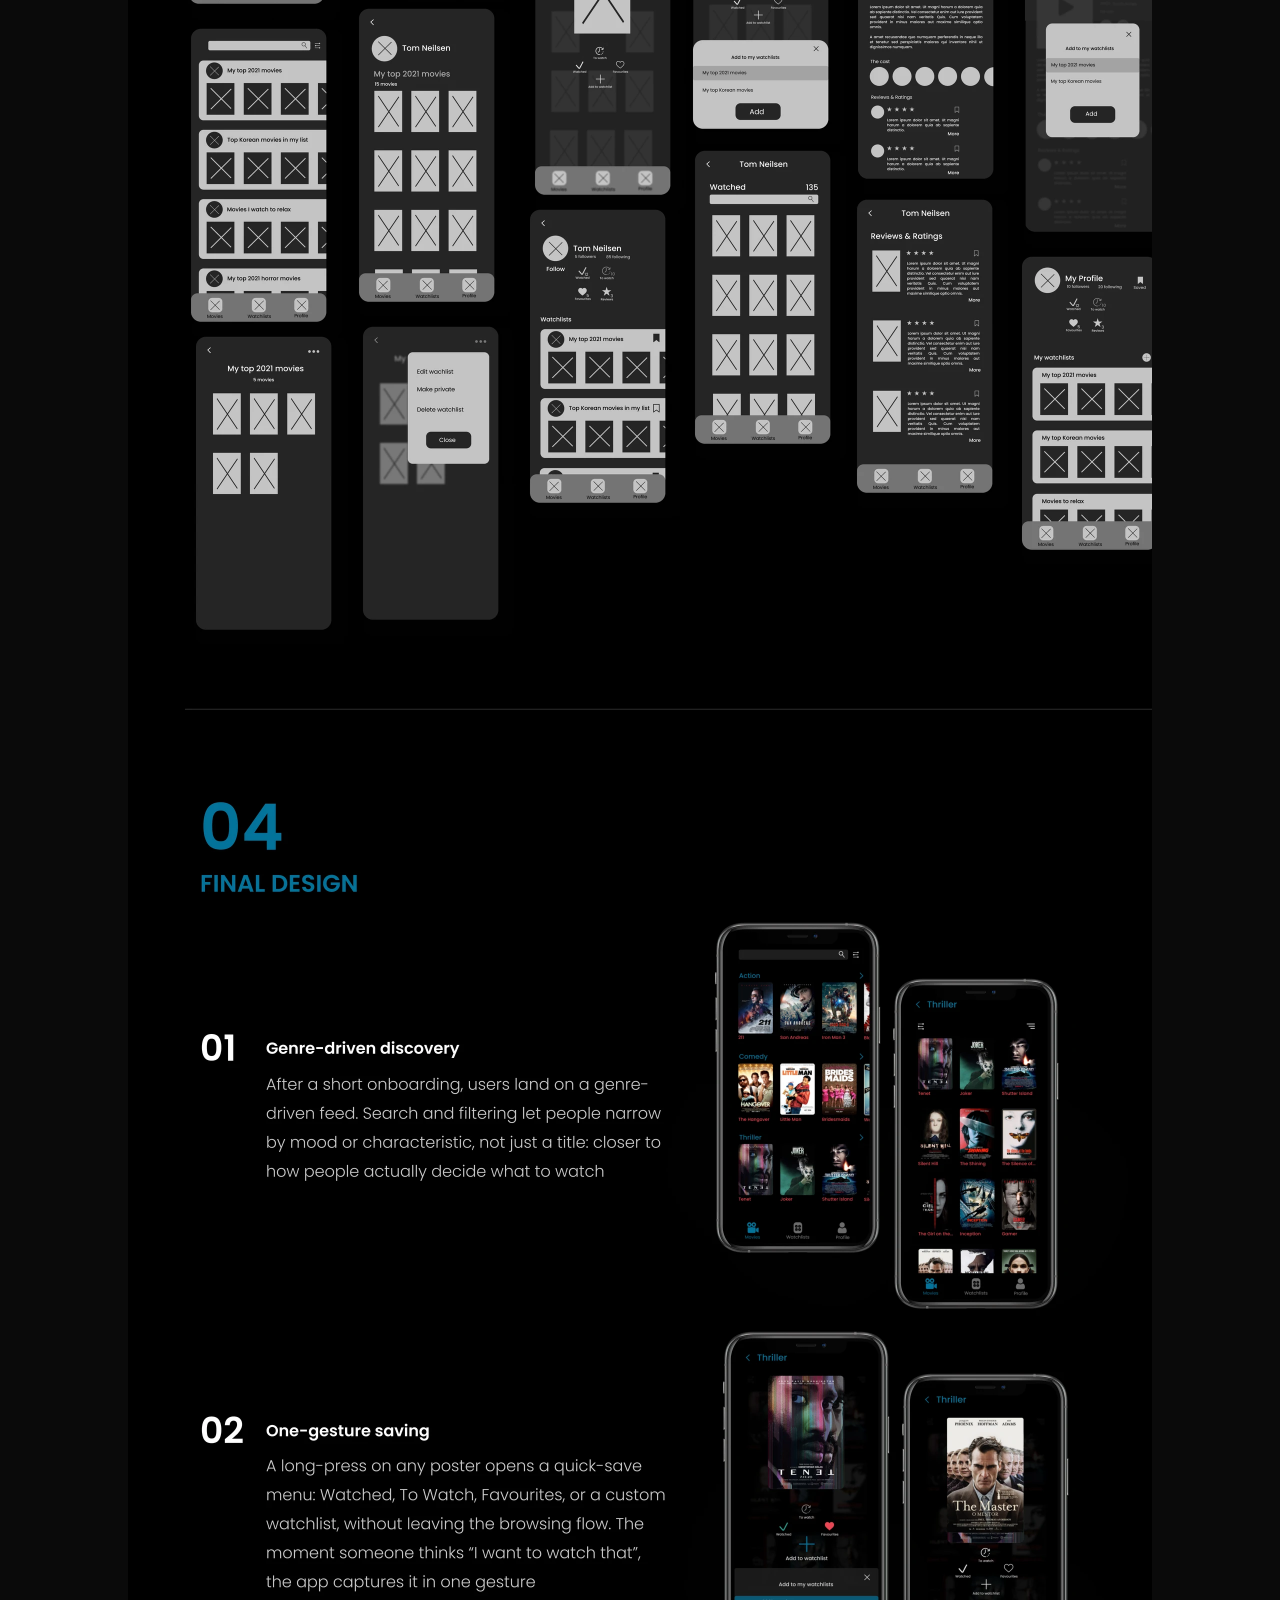
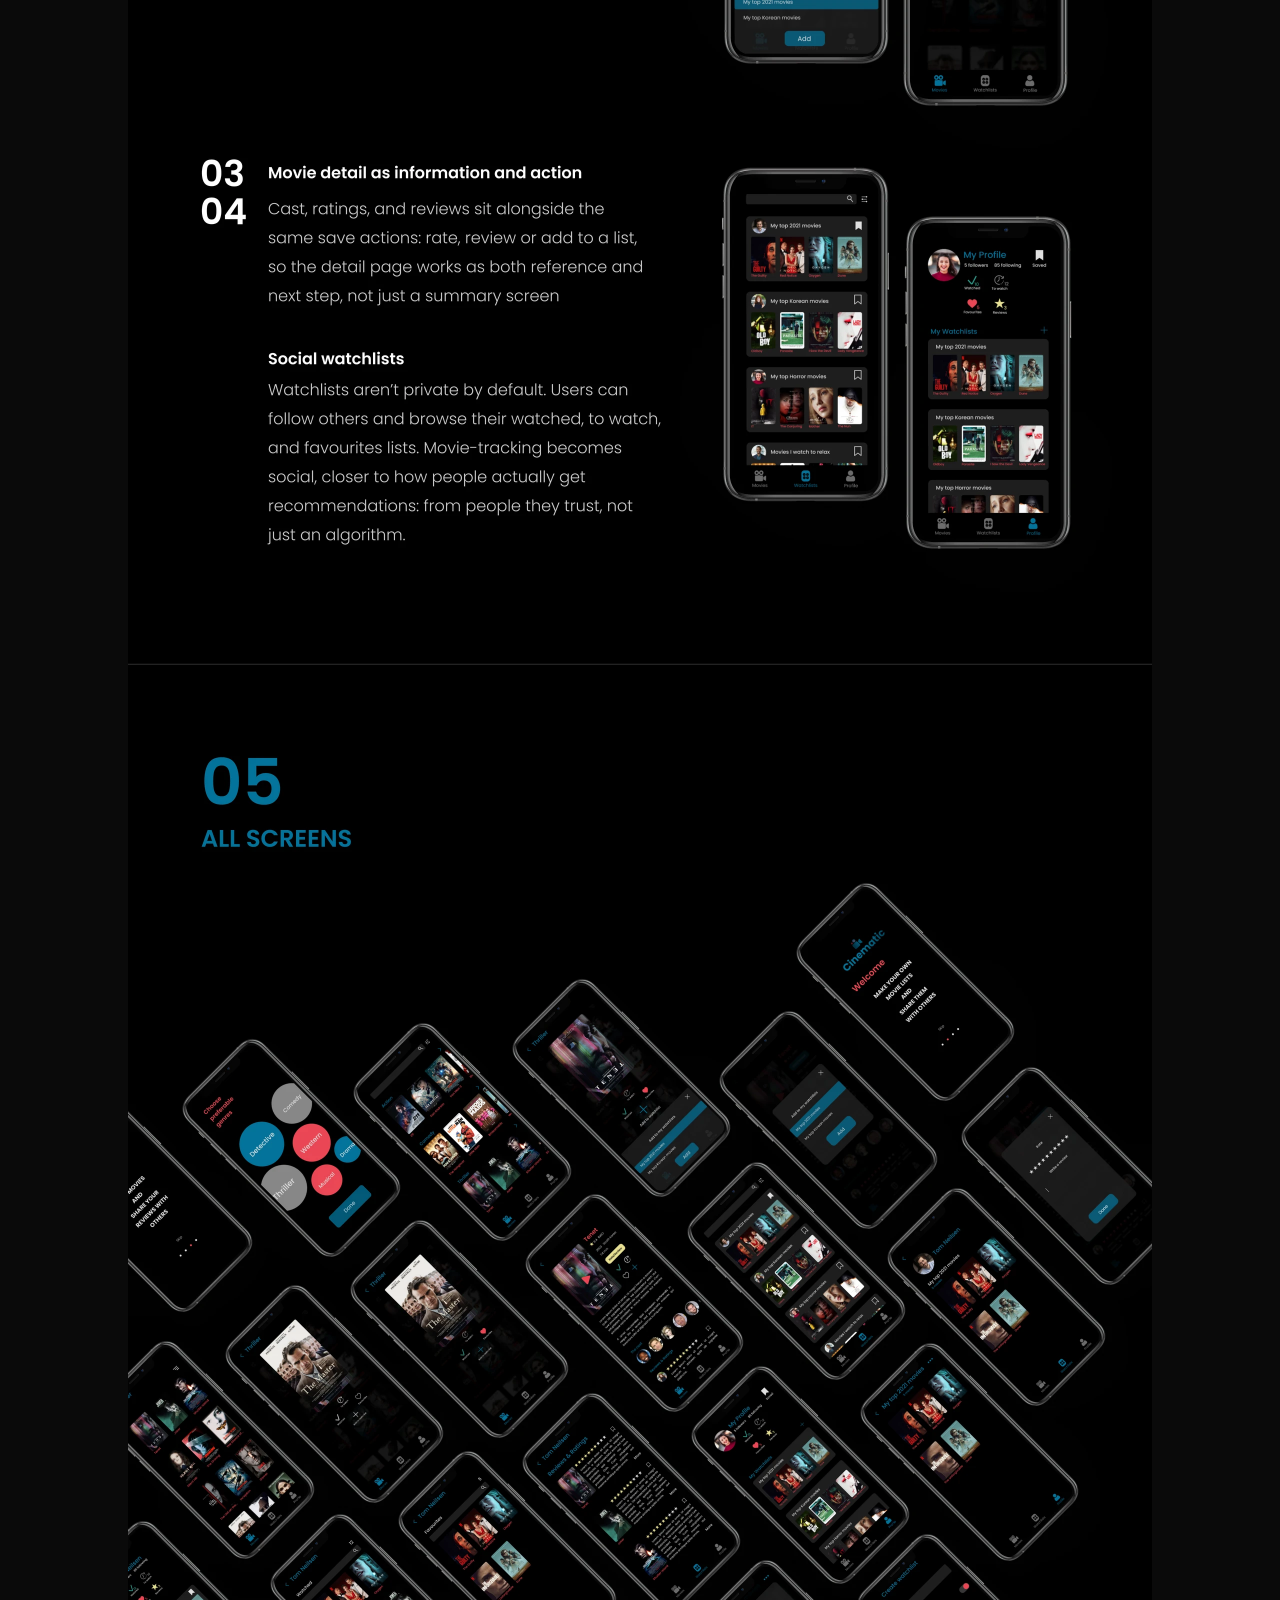
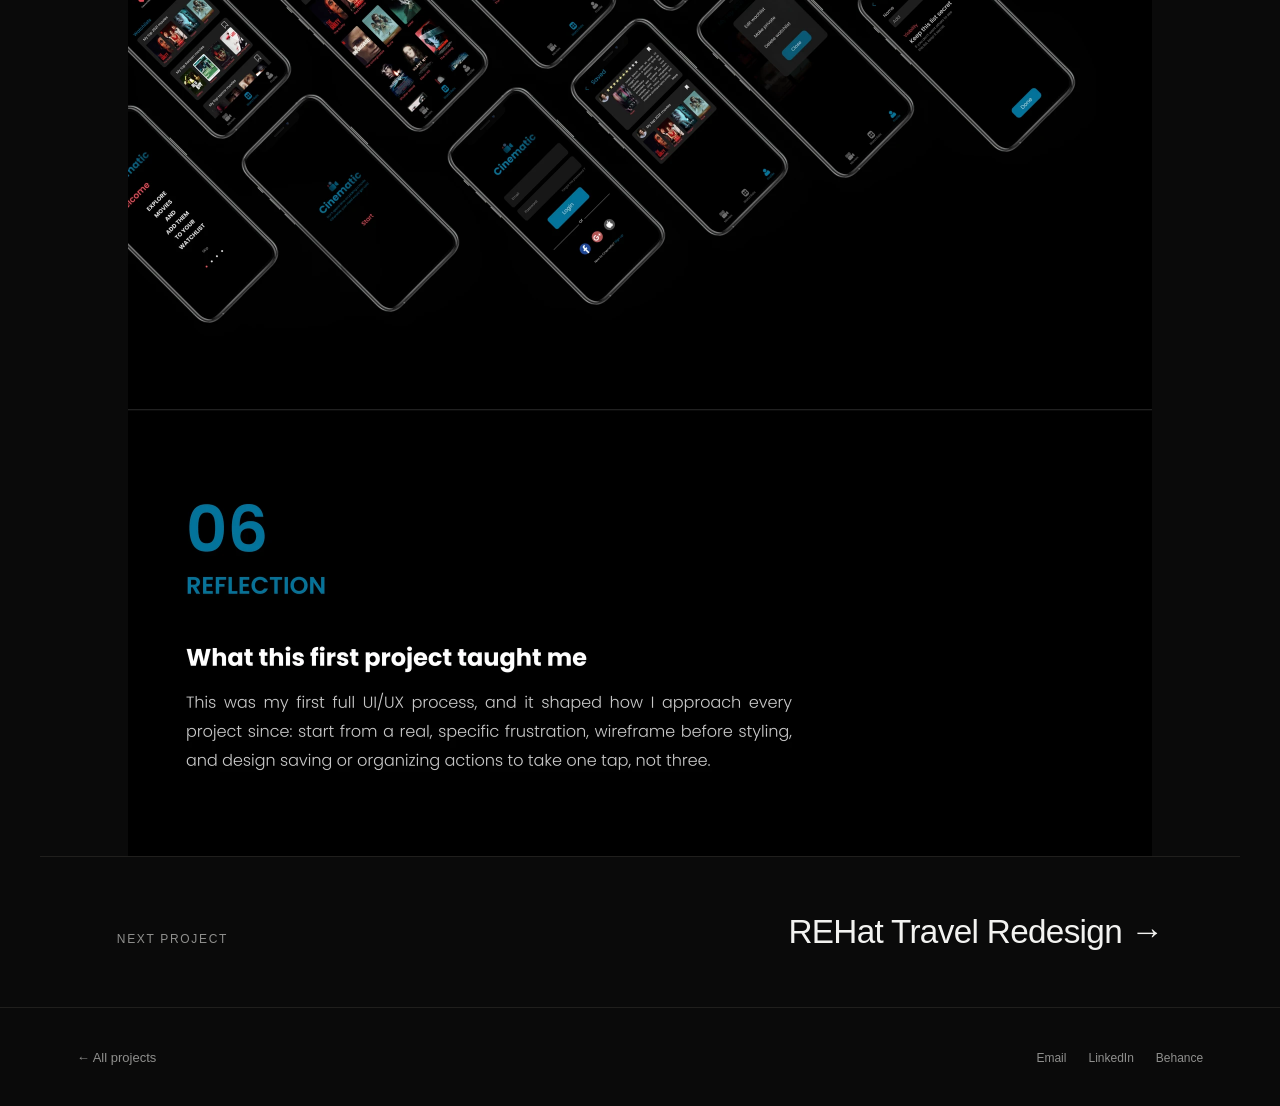
<file: case-cinematic.html>
<!DOCTYPE html>
<html lang="en">
<head>
<meta charset="UTF-8">
<meta name="viewport" content="width=device-width, initial-scale=1.0">
<title>Cinematic Movie App · Meri Shushyan</title>
<meta name="description" content="Cinematic Movie App: a personal mobile app design case study.">
<link rel="canonical" href="https://merishushyan.github.io/portfolio/case-cinematic.html">
<meta property="og:type" content="website">
<meta property="og:site_name" content="Meri Shushyan">
<meta property="og:title" content="Cinematic Movie App · Meri Shushyan">
<meta property="og:description" content="Cinematic Movie App: a personal mobile app design case study.">
<meta property="og:url" content="https://merishushyan.github.io/portfolio/case-cinematic.html">
<meta property="og:image" content="https://merishushyan.github.io/portfolio/assets/work/hover/movie.jpg">
<meta property="og:image:width" content="1600">
<meta property="og:image:height" content="732">
<meta name="twitter:card" content="summary_large_image">
<meta name="twitter:title" content="Cinematic Movie App · Meri Shushyan">
<meta name="twitter:description" content="Cinematic Movie App: a personal mobile app design case study.">
<meta name="twitter:image" content="https://merishushyan.github.io/portfolio/assets/work/hover/movie.jpg">
<meta name="theme-color" content="#0A0A0A">
<link rel="stylesheet" href="styles.css">
</head>
<body>

<nav class="nav" data-nav>
  <a href="index.html" class="nav__logo">MERI SHUSHYAN</a>
  <ul class="nav__links">
    <li><a href="index.html">Home</a></li>
    <li><a href="index.html#work" class="nav__all">← All projects</a></li>
    <li><a href="index.html#about">About</a></li>
    <li><a href="index.html#contact">Contact</a></li>
  </ul>
  <a href="mailto:merishushyan@gmail.com" class="nav__status">
    <span class="nav__status-dot"></span>Available for work
  </a>
  <button class="nav__hamburger" data-nav-toggle aria-label="Menu"><span></span><span></span><span></span></button>
</nav>

<nav class="nav__mobile" data-nav-mobile>
  <a href="index.html">Home</a>
  <a href="index.html#work">Work</a>
  <a href="index.html#about">About</a>
  <a href="index.html#contact">Contact</a>
  <a href="mailto:merishushyan@gmail.com" class="nav__status">
    <span class="nav__status-dot"></span>Available for work
  </a>
</nav>

<main class="case-stack" style="max-width:1024px">
  <img src="assets/cases/movie-00.webp" width="2048" height="2400" alt="" loading="lazy" decoding="async">
  <img src="assets/cases/movie-01.webp" width="2048" height="2400" alt="" loading="lazy" decoding="async">
  <img src="assets/cases/movie-02.webp" width="2048" height="2400" alt="" loading="lazy" decoding="async">
  <img src="assets/cases/movie-03.webp" width="2048" height="2400" alt="" loading="lazy" decoding="async">
  <img src="assets/cases/movie-04.webp" width="2048" height="2400" alt="" loading="lazy" decoding="async">
  <img src="assets/cases/movie-05.webp" width="2048" height="2360" alt="" loading="lazy" decoding="async">
</main>

<div class="case-next"><span>Next project</span><a href="case-rehat-travel.html">REHat Travel Redesign →</a></div>

<footer class="site-footer">
  <a href="index.html#work" style="color:var(--ink-soft);text-decoration:none;font-size:13px;">← All projects</a>
  <ul class="footer-links">
    <li><a href="mailto:merishushyan@gmail.com">Email</a></li>
    <li><a href="https://linkedin.com/in/merishushyan" target="_blank" rel="noopener">LinkedIn</a></li>
    <li><a href="https://behance.net/maryshushyan" target="_blank" rel="noopener">Behance</a></li>
  </ul>
</footer>

<script src="main.js"></script>
</body>
</html>
</file>
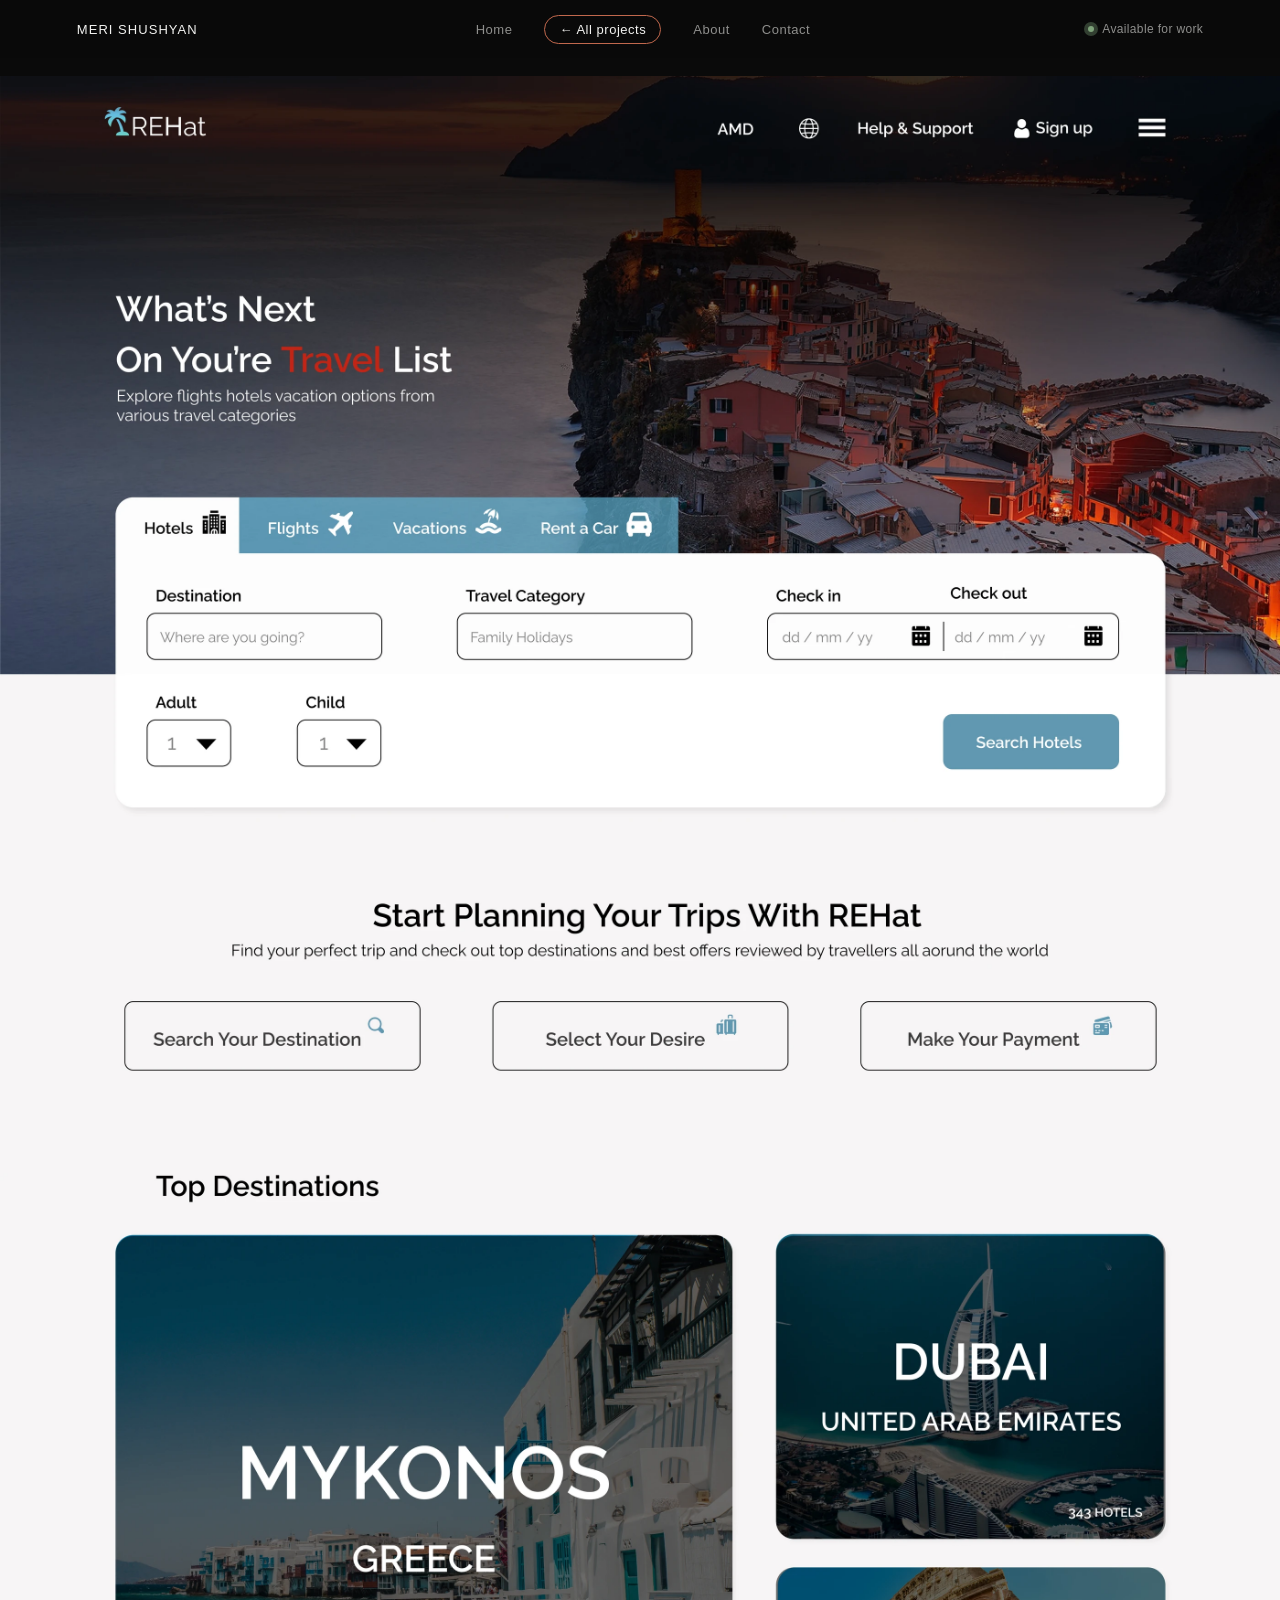
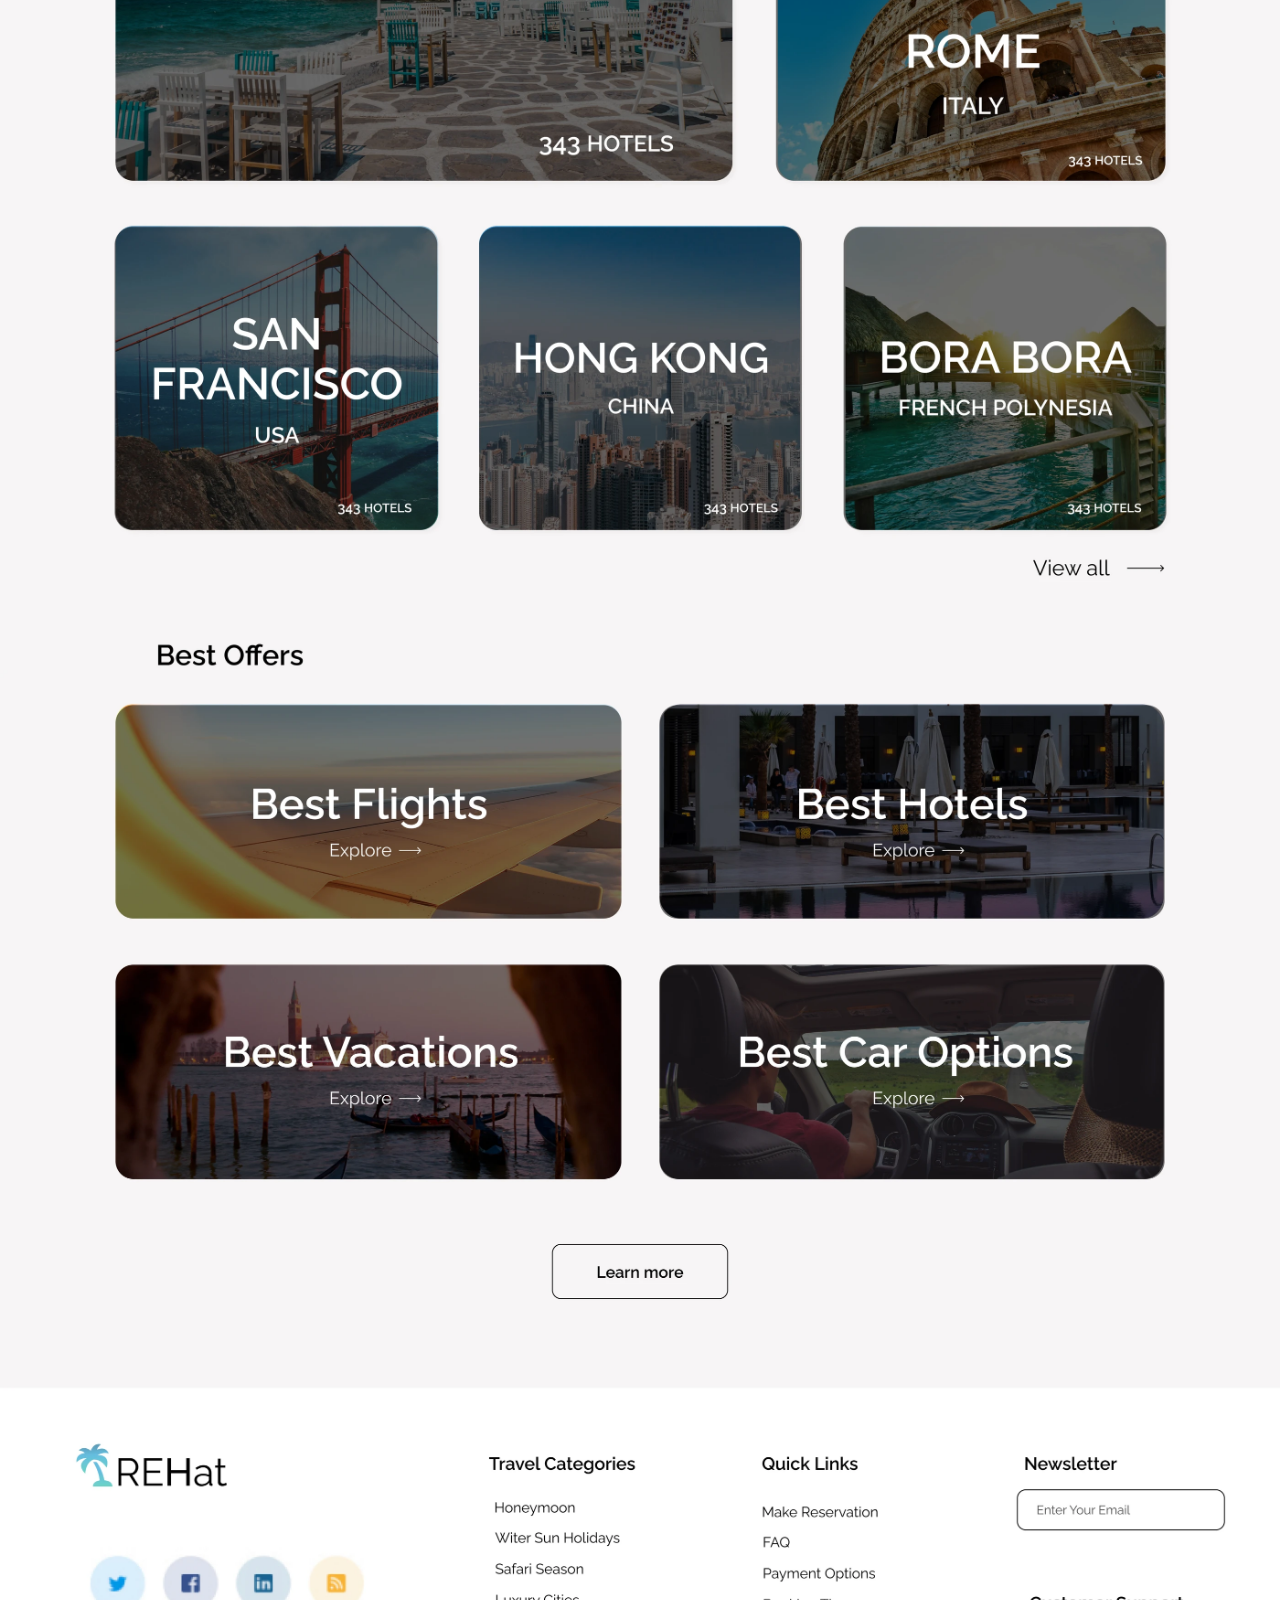
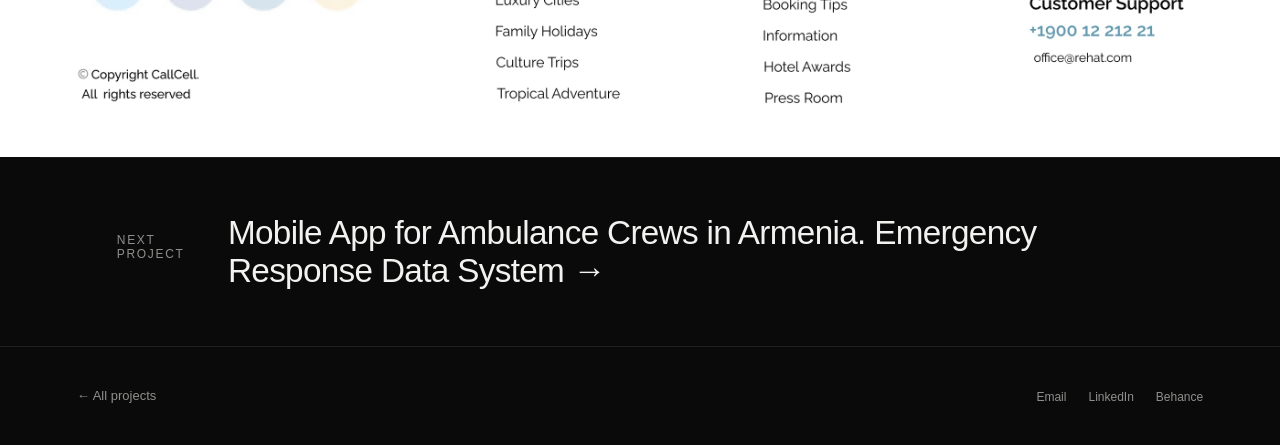
<file: case-rehat-travel.html>
<!DOCTYPE html>
<html lang="en">
<head>
<meta charset="UTF-8">
<meta name="viewport" content="width=device-width, initial-scale=1.0">
<title>REHat Travel Redesign · Meri Shushyan</title>
<meta name="description" content="REHat Travel Redesign: a web redesign case study from a design challenge.">
<link rel="canonical" href="https://merishushyan.github.io/portfolio/case-rehat-travel.html">
<meta property="og:type" content="website">
<meta property="og:site_name" content="Meri Shushyan">
<meta property="og:title" content="REHat Travel Redesign · Meri Shushyan">
<meta property="og:description" content="REHat Travel Redesign: a web redesign case study from a design challenge.">
<meta property="og:url" content="https://merishushyan.github.io/portfolio/case-rehat-travel.html">
<meta property="og:image" content="https://merishushyan.github.io/portfolio/assets/work/hover/travel.jpg">
<meta property="og:image:width" content="1600">
<meta property="og:image:height" content="732">
<meta name="twitter:card" content="summary_large_image">
<meta name="twitter:title" content="REHat Travel Redesign · Meri Shushyan">
<meta name="twitter:description" content="REHat Travel Redesign: a web redesign case study from a design challenge.">
<meta name="twitter:image" content="https://merishushyan.github.io/portfolio/assets/work/hover/travel.jpg">
<meta name="theme-color" content="#0A0A0A">
<link rel="stylesheet" href="styles.css">
</head>
<body>

<nav class="nav" data-nav>
  <a href="index.html" class="nav__logo">MERI SHUSHYAN</a>
  <ul class="nav__links">
    <li><a href="index.html">Home</a></li>
    <li><a href="index.html#work" class="nav__all">← All projects</a></li>
    <li><a href="index.html#about">About</a></li>
    <li><a href="index.html#contact">Contact</a></li>
  </ul>
  <a href="mailto:merishushyan@gmail.com" class="nav__status">
    <span class="nav__status-dot"></span>Available for work
  </a>
  <button class="nav__hamburger" data-nav-toggle aria-label="Menu"><span></span><span></span><span></span></button>
</nav>

<nav class="nav__mobile" data-nav-mobile>
  <a href="index.html">Home</a>
  <a href="index.html#work">Work</a>
  <a href="index.html#about">About</a>
  <a href="index.html#contact">Contact</a>
  <a href="mailto:merishushyan@gmail.com" class="nav__status">
    <span class="nav__status-dot"></span>Available for work
  </a>
</nav>

<main class="case-stack" style="max-width:1400px">
  <img src="assets/cases/travel-00.webp" width="2800" height="2400" alt="" loading="lazy" decoding="async">
  <img src="assets/cases/travel-01.webp" width="2800" height="2400" alt="" loading="lazy" decoding="async">
  <img src="assets/cases/travel-02.webp" width="2800" height="2377" alt="" loading="lazy" decoding="async">
</main>

<div class="case-next"><span>Next project</span><a href="case-ambulance.html">Mobile App for Ambulance Crews in Armenia. Emergency Response Data System →</a></div>

<footer class="site-footer">
  <a href="index.html#work" style="color:var(--ink-soft);text-decoration:none;font-size:13px;">← All projects</a>
  <ul class="footer-links">
    <li><a href="mailto:merishushyan@gmail.com">Email</a></li>
    <li><a href="https://linkedin.com/in/merishushyan" target="_blank" rel="noopener">LinkedIn</a></li>
    <li><a href="https://behance.net/maryshushyan" target="_blank" rel="noopener">Behance</a></li>
  </ul>
</footer>

<script src="main.js"></script>
</body>
</html>
</file>
<file: styles.css>
/* =========================================================
   Meri Shushyan — Portfolio
   Shared design system: black / clay / Inter
   ========================================================= */

:root{
  --bg:#0A0A0A;
  --bg-raise:#121110;
  --ink:#F2F2F0;
  --ink-soft:#8F8F8D;
  --ink-dim:#4A4A48;
  --clay:#C1684D;
  --line:#201F1D;
  --green:#7FA37A;
}

*{ box-sizing:border-box; margin:0; padding:0; }
html{ scroll-behavior:smooth; }
html,body{
  background:var(--bg);
  color:var(--ink);
  font-family:'Inter',-apple-system,BlinkMacSystemFont,'Segoe UI',sans-serif;
  -webkit-font-smoothing:antialiased;
  width:100%;
}
a{ color:inherit; }
img{ max-width:100%; display:block; }
section{ position:relative; width:100%; }

.eyebrow{
  font-size:12px;
  letter-spacing:0.16em;
  text-transform:uppercase;
  color:var(--ink-soft);
}

/* ============ NAV (shared across all pages) ============ */
.nav{
  position:fixed;
  top:0; left:0; right:0;
  z-index:50;
  display:flex;
  align-items:center;
  justify-content:space-between;
  padding:26px 6vw;
}
.nav__logo{
  font-size:13px;
  letter-spacing:0.08em;
  font-weight:500;
  text-decoration:none;
  color:var(--ink);
}
.nav__links{
  display:flex;
  align-items:center;
  gap:32px;
  list-style:none;
}
.nav__links a{
  text-decoration:none;
  color:var(--ink-soft);
  font-size:13px;
  letter-spacing:0.04em;
  transition:color .2s ease;
}
.nav__links a:hover,
.nav__links a.is-active{ color:var(--ink); }

.nav__status{
  display:flex;
  align-items:center;
  gap:8px;
  font-size:12px;
  color:var(--ink-soft);
  letter-spacing:0.03em;
  text-decoration:none;
}
.nav__status-dot{
  width:6px; height:6px;
  border-radius:50%;
  background:var(--green);
  position:relative;
}
.nav__status-dot::after{
  content:'';
  position:absolute;
  inset:-4px;
  border-radius:50%;
  background:var(--green);
  opacity:0.35;
  animation:pulse 2.2s ease-out infinite;
}
@keyframes pulse{
  0%{ transform:scale(0.6); opacity:0.5; }
  100%{ transform:scale(2.2); opacity:0; }
}

.nav__hamburger{
  display:none;
  width:32px; height:32px;
  background:transparent;
  border:none;
  flex-direction:column;
  justify-content:center;
  gap:5px;
  cursor:pointer;
}
.nav__hamburger span{
  display:block;
  height:1px;
  background:var(--ink);
}

@media (max-width: 760px){
  .nav__links, .nav__status{ display:none; }
  .nav__hamburger{ display:flex; }
}

.nav__mobile{
  position:fixed;
  inset:0;
  z-index:49;
  background:var(--bg);
  display:none;
  flex-direction:column;
  gap:24px;
  padding:110px 8vw 40px;
}
.nav__mobile.is-open{ display:flex; }
.nav__mobile a{
  text-decoration:none;
  color:var(--ink);
  font-size:28px;
  font-weight:500;
  letter-spacing:-0.02em;
}
.nav__mobile .nav__status{ display:flex; margin-top:12px; }

/* ============ FOOTER (shared) ============ */
.site-footer{
  border-top:1px solid var(--line);
  padding:40px 6vw;
  display:flex;
  align-items:center;
  justify-content:space-between;
  flex-wrap:wrap;
  gap:16px;
}
.site-footer span{
  font-size:12px;
  color:var(--ink-dim);
  letter-spacing:0.03em;
}
.site-footer .footer-links{
  display:flex;
  gap:22px;
  list-style:none;
}
.site-footer .footer-links a{
  font-size:12px;
  color:var(--ink-soft);
  text-decoration:none;
  transition:color .2s ease;
}
.site-footer .footer-links a:hover{ color:var(--ink); }

/* ============ HERO (Home) ============ */
.hero{
  min-height:100vh;
  display:grid;
  grid-template-columns:1fr 1fr;
  align-items:center;
  padding:0 6vw;
  overflow:hidden;
}
.hero__left{ position:relative; z-index:3; }
.hero__eyebrow{ margin-bottom:22px; }
.hero__name{
  font-size:clamp(44px, 6.6vw, 92px);
  font-weight:500;
  letter-spacing:-0.03em;
  line-height:0.98;
}
.hero__tagline{
  margin-top:26px;
  font-size:clamp(15px,1.5vw,18px);
  color:var(--ink-soft);
  max-width:380px;
  line-height:1.6;
}
.hero__scroll{
  margin-top:46px;
  display:inline-flex;
  align-items:center;
  gap:10px;
  font-size:12px;
  letter-spacing:0.08em;
  text-transform:uppercase;
  color:var(--ink-soft);
}
.hero__scroll .dot{ width:5px; height:5px; border-radius:50%; background:var(--clay); }

.hero__right{
  position:relative;
  height:100%;
  display:flex;
  align-items:center;
  justify-content:center;
}
.stage{
  position:relative;
  width:100%;
  height:100%;
  display:flex;
  align-items:center;
  justify-content:center;
  perspective:2200px;
  cursor:grab;
  touch-action:none;
}
.stage.is-dragging{ cursor:grabbing; }
.tilt{ position:relative; transform-style:preserve-3d; transform:rotateX(-10deg); }
.ring{
  position:relative;
  width:var(--card-w);
  height:var(--card-h);
  transform-style:preserve-3d;
  will-change:transform;
}
.ring__card{
  position:absolute; inset:0;
  border-radius:14px;
  overflow:hidden;
  backface-visibility:hidden;
  box-shadow:0 24px 60px -20px rgba(0,0,0,0.6);
  background:#151412;
}
.ring__card img{ width:100%; height:100%; object-fit:cover; display:block; filter:saturate(0.86) brightness(0.9); }
.ring__card::after{ content:''; position:absolute; inset:0; background:linear-gradient(180deg, rgba(10,10,10,0) 55%, rgba(10,10,10,0.55) 100%); }

.portrait{
  position:absolute;
  left:50%; top:50%;
  transform:translate(-50%,-50%) translateZ(var(--portrait-z,0px)) scale(var(--portrait-scale,1));
  width:min(19vw, 260px);
  aspect-ratio:620/774;
  border-radius:18px;
  overflow:hidden;
  box-shadow:0 40px 90px -24px rgba(0,0,0,0.7);
  pointer-events:none;
}
.portrait img{ width:100%; height:100%; object-fit:cover; display:block; }

@media (max-width: 860px){
  .hero{ grid-template-columns:1fr; min-height:auto; padding-top:140px; padding-bottom:60px; }
  .hero__right{ height:340px; margin-top:40px; }
}

/* ============ INTRO STATEMENT (Home) ============ */
.intro{
  padding:110px 6vw;
  border-top:1px solid var(--line);
}
.intro p{
  font-size:clamp(24px, 3.4vw, 42px);
  font-weight:500;
  letter-spacing:-0.02em;
  line-height:1.4;
  max-width:900px;
  color:var(--ink-soft);
}
.intro p b{ color:var(--ink); font-weight:500; }

/* ============ WORK LIST (Work page + Home preview) ============ */
.work{
  padding:100px 6vw 120px;
  border-top:1px solid var(--line);
}
.work__top{
  display:flex;
  align-items:baseline;
  justify-content:space-between;
  margin-bottom:56px;
  flex-wrap:wrap;
  gap:12px;
}
.work__top h2{ font-size:15px; font-weight:500; letter-spacing:0.06em; text-transform:uppercase; }
.work__top span{ font-size:12px; color:var(--ink-dim); letter-spacing:0.03em; }
.work__top a.view-all{
  font-size:13px;
  color:var(--clay);
  text-decoration:none;
  display:inline-flex;
  align-items:center;
  gap:6px;
}

.work-stage{
  position:relative;
  width:100%;
  cursor:default;
}
.preview{
  position:absolute; top:0; left:0;
  width:420px; height:192px; /* 1600x732 */
  border-radius:14px;
  overflow:hidden;
  pointer-events:none;
  z-index:2;
  opacity:0;
  transition:opacity .35s cubic-bezier(.19,1,.22,1);
  box-shadow:0 30px 60px -20px rgba(0,0,0,0.55);
  will-change:transform;
}
.preview.is-active{ opacity:1; }
.preview__track{ position:absolute; inset:0; width:100%; height:100%; }
.preview__frame{ position:absolute; inset:0; width:100%; height:100%; transform:translateY(100%); transition:transform .62s cubic-bezier(.19,1,.22,1); }
.preview__frame img{ width:100%; height:100%; object-fit:cover; display:block; }
.preview__frame.is-current{ transform:translateY(0%); }
.preview__frame.is-prev{ transform:translateY(-100%); }
.preview__frame.is-next{ transform:translateY(100%); }

.list{ display:flex; flex-direction:column; gap:4px; }
.row{ overflow:hidden; border-top:1px solid var(--line); }
.list .row:last-child{ border-bottom:1px solid var(--line); }
.row a{ display:flex; align-items:baseline; justify-content:space-between; gap:24px; text-decoration:none; color:var(--ink); padding:20px 4px; position:relative; }
.row__title-wrap{ position:relative; overflow:hidden; }
.row__title{ display:block; font-size:clamp(26px, 4vw, 50px); font-weight:500; letter-spacing:-0.02em; transition:transform .5s cubic-bezier(.65,0,.15,1), color .3s ease; }
.row__title-ghost{ position:absolute; top:100%; left:0; width:100%; font-size:clamp(26px, 4vw, 50px); font-weight:500; letter-spacing:-0.02em; color:var(--clay); transition:transform .5s cubic-bezier(.65,0,.15,1); }
.row.is-hover .row__title{ transform:translateY(-100%); }
.row.is-hover .row__title-ghost{ transform:translateY(-100%); }
.row.is-dim .row__title{ color:var(--ink-dim); }
.row__meta{ flex:0 0 auto; text-align:right; font-size:13px; color:var(--ink-dim); letter-spacing:0.03em; padding-top:8px; white-space:nowrap; }
.row.is-dim .row__meta{ color:#2E2D2B; }

/* ============ ABOUT — BLOCK TEXT REVEAL ============ */
.about-bio{
  padding:150px 6vw 90px;
  border-top:1px solid var(--line);
}
.about-bio__eyebrow{ margin-bottom:34px; }
.about-copy{
  font-size:clamp(28px, 4vw, 54px);
  font-weight:500;
  line-height:1.28;
  letter-spacing:-0.02em;
  max-width:1180px;
}
.a-word{ display:inline-block; overflow:hidden; vertical-align:top; padding-bottom:0.08em; }
.a-word__inner{ display:inline-block; color:var(--ink); transform:translateY(110%); transition:transform .78s cubic-bezier(.19,1,.22,1); }
.about-bio.is-visible .a-word__inner{ transform:translateY(0%); }

.a-word--block{ position:relative; display:inline-block; overflow:visible; }
.a-word--block .highlight-bg{
  position:absolute; top:0.03em; bottom:0.03em; left:0; right:0;
  border-radius:0.16em;
  background:var(--clay);
  transform:scaleX(0);
  transform-origin:left;
  transition:transform .5s cubic-bezier(.65,0,.15,1);
  z-index:0;
}
.about-bio.is-visible .a-word--block .highlight-bg{ transform:scaleX(1); }
.a-word--block .a-word__inner{ position:relative; z-index:1; padding:0 0.16em; color:var(--bg); }

.about-meta{
  margin-top:56px;
  display:flex;
  gap:64px;
  flex-wrap:wrap;
  opacity:0;
  transform:translateY(10px);
  transition:opacity .7s cubic-bezier(.16,1,.3,1) .4s, transform .7s cubic-bezier(.16,1,.3,1) .4s;
}
.about-bio.is-visible .about-meta{ opacity:1; transform:translateY(0); }
.about-meta__item{ font-size:13px; color:var(--ink-soft); line-height:1.6; }
.about-meta__item b{ display:block; color:var(--ink); font-weight:500; font-size:14px; margin-bottom:4px; }

/* ============ SKILLS / CAROUSEL ============ */
.skills{
  padding:110px 6vw 90px;
  border-top:1px solid var(--line);
}
.skills__eyebrow{ margin-bottom:40px; }
.carousel-line{
  font-size:clamp(26px, 4vw, 52px);
  font-weight:500;
  letter-spacing:-0.03em;
  line-height:1.35;
  display:flex;
  flex-wrap:wrap;
  align-items:center;
  gap:0.28em;
}
.carousel-line__prefix{ color:var(--ink-soft); white-space:pre; }
.badge{
  position:relative;
  display:inline-flex;
  align-items:center;
  justify-content:center;
  overflow:hidden;
  color:var(--bg);
  border-radius:0.22em;
  padding:0.04em 0.22em 0.08em;
  white-space:nowrap;
  transition:width .45s cubic-bezier(.65,0,.15,1);
}
.badge--clay{ background:var(--clay); }
.badge--outline{ background:transparent; border:1.5px solid var(--ink-soft); color:var(--ink-soft); }
.badge__content{ position:relative; display:inline-block; white-space:nowrap; }
.badge__word{ display:inline-block; }
.char{ display:inline-block; will-change:transform, opacity; }

/* ============ IMPACT / STATS ============ */
.impact{
  margin-top:90px;
  display:grid;
  grid-template-columns:repeat(5, 1fr);
  gap:1px;
  background:var(--line);
  border-top:1px solid var(--line);
  border-bottom:1px solid var(--line);
}
.stat{
  background:var(--bg);
  padding:44px 20px 34px;
  display:flex;
  flex-direction:column;
  gap:14px;
}
.stat__num{
  font-size:clamp(34px, 3.6vw, 54px);
  font-weight:500;
  letter-spacing:-0.02em;
  display:flex;
}
.digit-mask{ overflow:hidden; height:1em; display:inline-block; }
.digit-strip{
  display:flex;
  flex-direction:column;
  transform:translateY(0%);
  transition:transform .9s cubic-bezier(.16,1,.3,1);
}
.digit-strip span{ height:1em; line-height:1; display:block; }
.plain-char{ display:inline-block; opacity:0; transform:translateY(14px); transition:opacity .5s ease, transform .5s ease; }
.impact.is-visible .plain-char{ opacity:1; transform:translateY(0); }
.stat__label{ font-size:12.5px; color:var(--ink-soft); line-height:1.5; max-width:16ch; }

@media (max-width: 860px){
  .impact{ grid-template-columns:repeat(2, 1fr); }
}

/* ============ CONTACT PAGE ============ */
.contact-hero{
  min-height:100vh;
  display:flex;
  flex-direction:column;
  justify-content:center;
  padding:140px 6vw 100px;
}
.contact-hero__eyebrow{ margin-bottom:24px; }
.contact-hero h1{
  font-size:clamp(38px, 6vw, 84px);
  font-weight:500;
  letter-spacing:-0.03em;
  line-height:1.05;
  max-width:900px;
}
.contact-hero h1 a{
  color:var(--clay);
  text-decoration:none;
  border-bottom:1.5px solid rgba(193,104,77,0.35);
  transition:border-color .2s ease;
}
.contact-hero h1 a:hover{ border-color:var(--clay); }

.contact-links{
  margin-top:70px;
  display:flex;
  flex-wrap:wrap;
  gap:1px;
  background:var(--line);
  border-top:1px solid var(--line);
  border-bottom:1px solid var(--line);
}
.contact-link{
  flex:1 1 220px;
  background:var(--bg);
  padding:28px 4px;
  text-decoration:none;
  color:var(--ink);
  display:flex;
  flex-direction:column;
  gap:8px;
  transition:background .2s ease;
}
.contact-link:hover{ background:var(--bg-raise); }
.contact-link small{ font-size:11.5px; letter-spacing:0.1em; text-transform:uppercase; color:var(--ink-dim); }
.contact-link span{ font-size:17px; font-weight:500; }

.contact-status{
  margin-top:40px;
  display:inline-flex;
  align-items:center;
  gap:10px;
  font-size:13px;
  color:var(--ink-soft);
}

/* ---- intro loader (index only) ---- */
body.is-loading{ overflow:hidden; }
#intro{ position:fixed; inset:0; z-index:200; background:var(--bg); display:flex; flex-direction:column; align-items:center; justify-content:center; gap:22px; transition:opacity .6s cubic-bezier(.16,1,.3,1), visibility .6s; }
#intro.is-hidden{ opacity:0; visibility:hidden; pointer-events:none; }
.loader{ position:relative; display:inline-flex; flex-direction:column; overflow:hidden; font-family:'SF Mono','Menlo','Consolas',monospace; font-size:13px; line-height:1.3; letter-spacing:0.3em; color:#2A2826; }
.loader-row{ white-space:pre; }
.loader-block{ position:absolute; top:0; bottom:0; background:var(--clay); mix-blend-mode:screen; }
.loader-label{ font-size:11px; letter-spacing:0.14em; text-transform:uppercase; color:#4A4A48; }
.hero__eyebrow,.hero__name,.hero__tagline,.hero__scroll{ transition:opacity .9s cubic-bezier(.16,1,.3,1), transform .9s cubic-bezier(.16,1,.3,1); }
body.is-loading .hero__eyebrow,body.is-loading .hero__name,body.is-loading .hero__tagline,body.is-loading .hero__scroll{ opacity:0; transform:translateY(24px); }
.hero__name{ transition-delay:.1s; } .hero__tagline{ transition-delay:.25s; } .hero__scroll{ transition-delay:.4s; }

/* ---- centered hero: big name + pill photo ---- */
.hero.hero--center{ display:flex; flex-direction:column; align-items:center; justify-content:center; text-align:center; position:relative; padding:90px 4vw 150px; }
.hc__name{ position:relative; display:flex; flex-direction:column; align-items:center; }
.hc__line{ display:flex; justify-content:center; font-weight:700; font-size:clamp(64px,15.5vw,210px); line-height:.8; letter-spacing:-0.045em; color:var(--clay); white-space:nowrap; }
.hc__photo{ position:absolute; top:50%; left:50%; transform:translate(-50%,-50%); width:clamp(70px,9.5vw,130px); aspect-ratio:129/218; border-radius:999px; overflow:hidden; box-shadow:0 30px 70px -20px rgba(0,0,0,.8); transition:transform .3s ease; cursor:pointer; z-index:2; }
.hc__photo:hover{ transform:translate(-50%,-50%) scale(1.1); }
.hc__photo img{ width:100%; height:100%; object-fit:cover; object-position:50% 30%; display:block; }
.hc__eyebrow{ margin-top:46px; font-size:12px; letter-spacing:.16em; text-transform:uppercase; color:var(--ink-soft); }
.hc__tagline{ margin-top:14px; font-size:clamp(15px,1.6vw,20px); color:var(--ink-soft); max-width:520px; line-height:1.55; display:flex; flex-wrap:wrap; justify-content:center; }
.hc__scroll{ position:absolute; bottom:34px; left:50%; transform:translateX(-50%); color:var(--ink-dim); transition:color .3s; }
.hc__scroll:hover{ color:var(--ink); }
.blur-seg{ display:inline-block; opacity:0; filter:blur(10px); transform:translateY(-20px); transition:opacity .6s ease-out, filter .6s ease-out, transform .6s ease-out; }
body:not(.is-loading) .blur-seg{ opacity:1; filter:blur(0); transform:none; }
.hc__eyebrow,.hc__scroll{ transition:opacity .8s ease 1.2s; }
body.is-loading .hc__eyebrow, body.is-loading .hc__scroll{ opacity:0; }

/* ---- cutout hero with moving name ---- */
.hero.hero--cutout{ height:100vh; min-height:640px; padding:0; justify-content:flex-end; overflow:hidden; display:block; }
.hx__sr{ position:absolute; width:1px; height:1px; overflow:hidden; clip:rect(0 0 0 0); }
.hx__marquees{ position:absolute; inset:0; z-index:1; pointer-events:none; }
.hx__row{ position:absolute; left:0; width:100%; overflow:hidden; white-space:nowrap; }
.hx__row--fill{ top:24%; }
.hx__row--line{ top:46%; }
.hx__track{ display:inline-flex; will-change:transform; }
.hx__item{ font-weight:700; letter-spacing:-0.045em; line-height:.9; font-size:clamp(64px,13vw,200px); padding-right:.35em; }
.hx__row--fill .hx__item{ color:var(--clay); }
.hx__row--line .hx__item{ color:transparent; -webkit-text-stroke:2px var(--clay); }
.hx__cutout{ position:absolute; z-index:2; left:50%; bottom:0; height:min(38vh,360px); width:auto; transform:translateX(-50%); will-change:transform; pointer-events:none; opacity:0; transition:opacity 1s ease .2s; -webkit-mask-image:linear-gradient(90deg,transparent 0,#000 9%,#000 91%,transparent 100%); mask-image:linear-gradient(90deg,transparent 0,#000 9%,#000 91%,transparent 100%); }
body:not(.is-loading) .hx__cutout{ opacity:1; }
.hx__fade{ position:absolute; z-index:3; left:0; right:0; bottom:0; height:22%; background:linear-gradient(180deg, rgba(10,10,10,0), rgba(10,10,10,.85) 95%); pointer-events:none; }
.hx__meta{ position:absolute; z-index:4; left:6vw; bottom:64px; max-width:300px; text-align:left; display:flex; flex-direction:column; align-items:flex-start; }
.hero--cutout .hc__tagline{ justify-content:flex-start; text-align:left; }
.hero--cutout .hc__scroll{ left:auto; right:6vw; transform:none; z-index:4; }
.hero--cutout .hc__eyebrow{ margin-top:0; }
@media (max-width:860px){ .hero--cutout{ min-height:600px; } .hx__row--fill{ top:20%; } .hx__row--line{ top:44%; } .hx__cutout{ height:30vh; } .hx__meta{ left:0; right:0; margin:auto; align-items:center; text-align:center; bottom:50px; padding:0 24px; } .hero--cutout .hc__tagline{ justify-content:center; text-align:center; } .hero--cutout .hc__scroll{ display:none; } }

/* small framed photo, bottom right */
.hx__photo{ position:absolute; z-index:4; right:6vw; bottom:64px; width:clamp(84px,8vw,112px); aspect-ratio:3/4; border-radius:999px; overflow:hidden; box-shadow:0 20px 50px -16px rgba(0,0,0,.8); transition:transform .3s ease, opacity 1s ease .3s; opacity:0; }
body:not(.is-loading) .hx__photo{ opacity:1; }
.hx__photo:hover{ transform:scale(1.08) rotate(-2deg); }
.hx__photo img{ width:100%; height:100%; object-fit:cover; object-position:50% 25%; display:block; }
.hero--cutout .hc__scroll{ left:50%; right:auto; transform:translateX(-50%); bottom:24px; }
@media (max-width:860px){ .hx__photo{ right:auto; left:50%; transform:translateX(-50%); bottom:auto; top:80px; width:76px; } .hx__photo:hover{ transform:translateX(-50%); } .hero--cutout .hc__scroll{ display:none; } }

/* ---- experience scrubber ---- */
.experience{ padding:120px 6vw; border-top:1px solid var(--line); max-width:1300px; margin:0 auto; }
.experience .eyebrow{ margin-bottom:18px; }
.experience__title{ font-size:clamp(24px,3vw,34px); font-weight:500; letter-spacing:-0.02em; margin-bottom:70px; max-width:640px; }
.scrubber{
    display:grid;
    grid-template-columns:64px 1fr;
    gap:40px;
    min-height:620px;
    align-items:stretch;
  }

  /* ---- rail ---- */
  .rail{
    position:relative;
    display:flex;
    flex-direction:column;
    justify-content:space-between;
    padding:120px 0;
    cursor:pointer;
    outline:none;
  }
  .tick{
    position:relative;
    height:2px;
    background:var(--ink-dim);
    border-radius:2px;
    transform-origin:left center;
    transition:width .35s cubic-bezier(.16,1,.3,1), background .35s ease, transform .35s cubic-bezier(.16,1,.3,1);
    width:20px;
  }
  .tick.is-near{ background:var(--ink-soft); }
  .tick.is-active{ background:var(--clay); }
  .tick__year{
    position:absolute;
    left:0;
    top:-18px;
    font-size:10px;
    color:var(--ink-dim);
    letter-spacing:0.04em;
    white-space:nowrap;
    opacity:0;
    transition:opacity .3s ease;
  }
  .tick.is-near .tick__year, .tick.is-active .tick__year{ opacity:1; color:var(--ink-soft); }

  /* ---- preview ---- */
  .preview-panel{
    position:relative;
    border-left:1px solid var(--line);
  }
  /* the card is positioned in JS so it sits on the same line as its tick */
  .preview-card{
    position:absolute;
    left:44px;
    right:0;
    top:0;
    max-width:560px;
    transition:top .45s cubic-bezier(.16,1,.3,1);
  }
  .preview-dot{
    position:absolute;
    left:-4px;
    top:0;
    width:7px; height:7px;
    border-radius:50%;
    background:var(--clay);
    transform:translateY(-50%);
    transition:top .45s cubic-bezier(.16,1,.3,1);
  }
  .preview-card__date{
    font-size:12px;
    color:var(--clay);
    letter-spacing:0.06em;
    text-transform:uppercase;
    margin-bottom:14px;
    display:block;
  }
  .preview-card__title{
    font-size:clamp(24px, 2.6vw, 36px);
    font-weight:500;
    letter-spacing:-0.02em;
    margin-bottom:6px;
  }
  .preview-card__org{
    font-size:15px;
    color:var(--ink-soft);
    margin-bottom:18px;
  }
  .preview-card__desc{
    font-size:14.5px;
    line-height:1.65;
    color:var(--ink-soft);
    max-width:480px;
  }

  .xp-hint{
    margin-top:36px;
    font-size:12px;
    color:var(--ink-dim);
    letter-spacing:0.03em;
  }

  @media (max-width: 760px){
    .scrubber{ grid-template-columns:40px 1fr; gap:20px; }
    .preview-card{ left:24px; }
  }

/* ================= v3 overrides: sizes, sections, hero variants ================= */
.hx__item{ font-size:clamp(56px,11vw,170px); }
.hx__row--fill{ top:22%; } .hx__row--line{ top:42%; }
.hx__meta{ position:static; }
.hero .hx__photo{ position:relative; right:auto; bottom:auto; left:auto; top:auto; flex:0 0 auto; width:clamp(72px,6.5vw,92px); aspect-ratio:3/4; border-radius:999px; overflow:hidden; box-shadow:0 20px 50px -16px rgba(0,0,0,.8); transform:none; opacity:0; transition:transform .3s ease, opacity 1s ease .3s; }
body:not(.is-loading) .hero .hx__photo{ opacity:1; }
.hero .hx__photo:hover{ transform:scale(1.06) rotate(-2deg); }
.hx__text{ display:flex; flex-direction:column; }
/* version A: photo + text as one cluster, centered under the name */
.hero--va .hx__meta{ position:absolute; z-index:4; flex-direction:row; right:auto; left:50%; bottom:80px; transform:translateX(-50%); display:flex; align-items:center; gap:22px; width:max-content; max-width:min(560px,90vw); margin:0; padding:0; }
.hero--va .hx__text{ align-items:flex-start; text-align:left; }
.hero--va .hc__tagline{ justify-content:flex-start; text-align:left; }
.hero--va .hc__scroll{ left:50%; right:auto; transform:translateX(-50%); bottom:26px; }
/* version B: photo in the middle of the moving name, text centered below */
.hero--vb .hx__meta{ display:contents; }
.hero--vb .hx__photo{ position:absolute; z-index:4; left:50%; top:37%; transform:translate(-50%,-50%); width:clamp(84px,8vw,112px); }
.hero--vb .hx__photo:hover{ transform:translate(-50%,-50%) scale(1.06) rotate(-2deg); }
.hero--vb .hx__text{ position:absolute; z-index:4; left:50%; bottom:80px; transform:translateX(-50%); align-items:center; text-align:center; width:min(480px,90vw); }
.hero--vb .hc__tagline{ justify-content:center; text-align:center; }
.hero--vb .hc__scroll{ left:50%; right:auto; transform:translateX(-50%); bottom:26px; }
@media (max-width:860px){
  .hx__row--fill{ top:20%; } .hx__row--line{ top:36%; }
  .hero--va .hx__meta{ flex-direction:column; text-align:center; bottom:70px; }
  .hero--va .hx__text{ align-items:center; text-align:center; } .hero--va .hc__tagline{ justify-content:center; text-align:center; }
  .hero--vb .hx__photo{ top:30%; }
}

/* ---- sections: clearer separation ---- */
.sec{ padding:72px 6vw 80px; border-top:1px solid #2B2A27; position:relative; }
.sec--about{ background:#0F0E0D; }
.sec--contact{ background:#0A0A0A; }
.sec__head{ display:flex; align-items:center; gap:16px; margin-bottom:44px; padding-bottom:18px; border-bottom:1px solid var(--line); }
.sec__num{ font-size:12px; color:var(--clay); letter-spacing:.1em; font-variant-numeric:tabular-nums; }
.sec__title{ font-size:15px; font-weight:600; letter-spacing:.14em; text-transform:uppercase; color:var(--ink); }
.sec__sub{ margin-left:auto; font-size:12px; color:var(--ink-dim); letter-spacing:.04em; text-align:right; }
.sec--work.work{ padding:72px 6vw 80px; }
.mini-eyebrow{ font-size:11px; letter-spacing:.16em; text-transform:uppercase; color:var(--ink-soft); margin-bottom:22px; }

/* smaller type */
.row__title, .row__title-ghost{ font-size:clamp(22px,2.9vw,38px); }
.row a{ padding:16px 4px; }
.about-copy{ font-size:clamp(21px,2.3vw,31px); line-height:1.35; max-width:none; }
.about-bio{ padding:0; border:0; }
.about-meta{ margin-top:26px; gap:14px 40px; }
.carousel-line{ font-size:clamp(20px,2.4vw,32px); }
.stat{ padding:26px 18px 22px; gap:10px; }
.stat__num{ font-size:clamp(26px,2.6vw,36px); }
.impact{ margin-top:34px; }
.contact-body .contact-hero, .contact-body{ }
.contact-hero{ min-height:0; padding:0; }
.contact-hero h1{ font-size:clamp(26px,3.4vw,48px); max-width:760px; }
.contact-status{ margin-top:24px; }

/* about = compact grid */
.about-grid{ display:grid; grid-template-columns:1.05fr 1fr; gap:56px; align-items:start; }
.about-exp .scrubber{ min-height:430px; grid-template-columns:48px 1fr; gap:22px; }
.about-exp .rail{ padding:56px 0; }
.about-exp .preview-card{ left:30px; }
.about-exp .preview-card__title{ font-size:clamp(20px,2vw,27px); }
.about-exp .preview-card__desc{ font-size:13.5px; }
.about-skills{ margin-top:56px; padding:40px 0 0; border-top:1px solid var(--line); }
.about-skills__lines{ display:flex; flex-wrap:wrap; gap:10px 56px; }
.about-skills__lines .carousel-line{ margin-top:0 !important; }
@media (max-width:980px){ .about-grid{ grid-template-columns:1fr; gap:48px; } .sec__sub{ display:none; } }
.nav{ background:rgba(10,10,10,.82); -webkit-backdrop-filter:blur(10px); backdrop-filter:blur(10px); padding:20px 6vw; }

/* hero C: photo above the text, centered, separated from the name */
.hero--vc .hx__meta{ position:absolute; z-index:4; left:50%; bottom:70px; transform:translateX(-50%); display:flex; flex-direction:column; align-items:center; gap:18px; width:min(480px,90vw); }
.hero--vc .hx__text{ align-items:center; text-align:center; }
.hero--vc .hc__tagline{ justify-content:center; text-align:center; }
.hero--vc .hc__scroll{ display:none; }
.hero--vc .hx__row--fill{ top:18%; }
.hero--vc .hx__row--line{ top:36%; }
@media (max-width:860px){ .hero--vc .hx__meta{ bottom:50px; } }

/* experience: years always visible on the rail */
.tick__year{ opacity:1; color:var(--ink-dim); }
.tick.is-near .tick__year{ color:var(--ink-soft); }
.tick.is-active .tick__year{ color:var(--clay); }

/* skills / tools chips — always visible */
.chip-groups{ display:grid; grid-template-columns:.7fr 1.3fr 1.6fr; gap:36px; }
.chip-group__label{ font-size:11px; letter-spacing:.14em; text-transform:uppercase; color:var(--ink-dim); margin-bottom:14px; }
.chips{ list-style:none; display:flex; flex-wrap:wrap; gap:8px; }
.chips li{ font-size:13.5px; color:var(--ink-soft); padding:6px 13px; border:1px solid #2B2A27; border-radius:999px; transition:background .25s ease, color .25s ease, border-color .25s ease, transform .25s ease; cursor:default; }
.chips li:hover{ background:var(--clay); border-color:var(--clay); color:var(--bg); transform:translateY(-2px); }
@media (max-width:980px){ .chip-groups{ grid-template-columns:1fr; gap:26px; } }
.hero--vc .hx__meta{ width:min(560px,90vw); bottom:56px; gap:16px; }
.hero--vc .hx__row--fill{ top:16%; } .hero--vc .hx__row--line{ top:33%; }
.hero--vc .hx__meta{ max-width:none; } .hero--vc .hx__text{ width:100%; } .hero--vc .hc__tagline{ max-width:440px; }

/* skills hover list */
.sh{ display:grid; grid-template-columns:1fr 1.2fr; gap:56px; align-items:start; }
.sh__list{ list-style:none; border-bottom:1px solid var(--line); }
.sh__row{ display:flex; align-items:baseline; gap:18px; padding:16px 4px; border-top:1px solid var(--line); cursor:pointer; outline:none; transition:padding .35s cubic-bezier(.16,1,.3,1); }
.sh__n{ font-size:11px; color:var(--ink-dim); letter-spacing:.1em; width:22px; }
.sh__label{ font-size:clamp(24px,2.8vw,36px); font-weight:500; letter-spacing:-0.02em; color:var(--ink-dim); transition:color .3s ease; }
.sh__count{ margin-left:auto; font-size:12px; color:var(--ink-dim); transition:color .3s ease; }
.sh__row.is-active{ padding-left:14px; }
.sh__row.is-active .sh__label{ color:var(--clay); }
.sh__row.is-active .sh__n, .sh__row.is-active .sh__count{ color:var(--ink-soft); }
.sh__panel{ position:relative; min-height:230px; padding-top:14px; }
.sh__items{ list-style:none; position:absolute; inset:14px 0 0 0; display:grid; grid-template-columns:1fr 1fr; gap:6px 28px; align-content:start; pointer-events:none; }
.sh__items li{ font-size:clamp(16px,1.6vw,21px); color:var(--ink); padding:9px 0; border-bottom:1px solid var(--line); opacity:0; transform:translateY(10px); transition:opacity .25s ease, transform .3s cubic-bezier(.16,1,.3,1); }
.sh__items.is-active{ pointer-events:auto; }
.sh__items.is-active li{ opacity:1; transform:none; transition-delay:var(--d); }
@media (max-width:980px){ .sh{ grid-template-columns:1fr; gap:24px; } }
.hero--vc .hx__row--fill{ top:25%; } .hero--vc .hx__row--line{ top:41%; }
.hero--vc .hx__meta{ bottom:92px; }

/* case pages: Behance images shown exactly as exported */
.case-stack{ max-width:1200px; margin:0 auto; padding:76px 0 0; background:var(--bg); }
.case-stack img, .case-stack video{ display:block; width:100%; height:auto; }
@media (max-width:860px){ .case-stack{ padding-top:64px; } }
.preview__frame img{ object-fit:contain; background:#111; }
.preview__frame img{ object-fit:cover; background:none; }

/* ---- case page: video + prototype embed ---- */
.case-stack{ line-height:0; }
.case-video{ display:block; width:100%; height:auto; transform:translateZ(0); backface-visibility:hidden; background:#fff; }
.proto-block{ background:#161618; padding:56px 12.6% 72px; line-height:normal; }
.proto-frame{ position:relative; width:100%; aspect-ratio:16/10; border-radius:14px; overflow:hidden; background:#0f0f10; box-shadow:0 30px 60px -30px rgba(0,0,0,.6); }
.proto-frame iframe{ position:absolute; inset:0; width:100%; height:100%; border:0; }
.proto-open{ display:inline-block; margin-top:16px; font:500 13px/1 Inter,system-ui,sans-serif; color:#8F8F8D; text-decoration:none; }
.proto-open:hover{ color:#F2F2F0; }
@media (max-width:860px){ .proto-block{ padding:32px 5% 40px; } }

/* ---- fonts for thesis results ---- */
@font-face{font-family:'DM Sans';font-weight:400;font-display:swap;src:url(assets/fonts/dm-sans-latin-400-normal.woff2) format('woff2');}
@font-face{font-family:'DM Sans';font-weight:500;font-display:swap;src:url(assets/fonts/dm-sans-latin-500-normal.woff2) format('woff2');}
@font-face{font-family:'DM Sans';font-weight:600;font-display:swap;src:url(assets/fonts/dm-sans-latin-600-normal.woff2) format('woff2');}
@font-face{font-family:'DM Serif Display';font-weight:400;font-style:normal;font-display:swap;src:url(assets/fonts/dm-serif-display-latin-400-normal.woff2) format('woff2');}
@font-face{font-family:'DM Serif Display';font-weight:400;font-style:italic;font-display:swap;src:url(assets/fonts/dm-serif-display-latin-400-italic.woff2) format('woff2');}
@font-face{font-family:'JetBrains Mono';font-weight:400;font-display:swap;src:url(assets/fonts/jetbrains-mono-latin-400-normal.woff2) format('woff2');}
@font-face{font-family:'JetBrains Mono';font-weight:600;font-display:swap;src:url(assets/fonts/jetbrains-mono-latin-600-normal.woff2) format('woff2');}

/* ---- thesis results (animated) — sizes in design px, scaled with the page (1591px design = 1 unit) ---- */
.res{ --u:calc(min(100vw,1400px) / 1591); --rg:#4ade80; --rp:#c084fc; --rr:#ff6b6b; --ry:#ffda3c; --rt:#4bc4bb; --rmute:#9a9a9e;
  background:#161618; padding:calc(70*var(--u)) 12.6% calc(110*var(--u)); line-height:normal; font-family:'DM Sans',Inter,system-ui,sans-serif; color:#e9e9e6; }
.res *{ box-sizing:border-box; }
.res__eyebrow{ font:400 calc(12.9*var(--u))/1 'JetBrains Mono',ui-monospace,monospace; letter-spacing:.04em; color:var(--rt); margin:0 0 calc(22*var(--u)); }
.res__eyebrow--s{ font-size:calc(14.2*var(--u)); margin:calc(78*var(--u)) 0 calc(28*var(--u)); }
.res__h{ font:400 calc(var(--fs-h,29.7)*var(--u))/1.15 'DM Serif Display',Georgia,serif; margin:0 0 calc(26*var(--u)); color:#f4f4f1; }
.res__lead{ max-width:calc(984*var(--u)); font-size:calc(var(--fs-lead,14.85)*var(--u)); line-height:1.65; color:var(--rmute); margin:0 0 calc(50*var(--u)); }
.res__cards{ display:grid; grid-template-columns:repeat(3,1fr); border:1px solid #2b2b30; border-radius:calc(14*var(--u)); overflow:hidden; }
.rc{ padding:calc(30*var(--u)); }
.rc--g{ background:#2f3c37; } .rc--p{ background:#393343; border-inline:1px solid #2b2b30; } .rc--r{ background:#403135; }
.rc__tag{ font:400 calc(11.55*var(--u))/1 'JetBrains Mono',monospace; letter-spacing:.04em; margin:calc(4*var(--u)) 0 calc(32*var(--u)); }
.rc__num{ font:400 calc(var(--fs-num,61.4)*var(--u))/1 'DM Serif Display',Georgia,serif; margin:0 0 calc(34*var(--u)); font-variant-numeric:tabular-nums; }
.rc--g .rc__tag,.rc--g .rc__num{ color:var(--rg); } .rc--p .rc__tag,.rc--p .rc__num{ color:var(--rp); } .rc--r .rc__tag,.rc--r .rc__num{ color:var(--rr); }
.rc h3{ font:500 calc(var(--fs-h3,13.5)*var(--u))/1.3 'DM Sans',sans-serif; margin:0 0 calc(10*var(--u)); color:#f1f1ee; }
.rc__txt{ font-size:calc(var(--fs-p,13.75)*var(--u)); line-height:1.5; color:var(--rmute); margin:0 0 calc(18*var(--u)); padding-bottom:calc(18*var(--u)); border-bottom:1px solid rgba(255,255,255,.18); max-width:calc(312*var(--u)); }
.rc__q{ font:italic 400 calc(var(--fs-q,14)*var(--u))/1.4 'DM Serif Display',Georgia,serif; color:#b9b9b6; margin:0; }
.res__quote{ margin:calc(30*var(--u)) 0 calc(100*var(--u)); padding:calc(16*var(--u)) calc(18*var(--u)); background:#1e1e22; border-left:calc(3*var(--u)) solid var(--ry); font:italic 400 calc(var(--fs-bq,18)*var(--u))/1.5 'DM Serif Display',Georgia,serif; color:var(--ry); }
.res__bars h4{ font:400 calc(var(--fs-h4,10.65)*var(--u))/1 'JetBrains Mono',monospace; letter-spacing:.08em; color:#8a8a8e; margin:calc(38*var(--u)) 0 calc(14*var(--u)); }
.res__bars h4:first-child{ margin-top:0; }
.bar{ display:grid; grid-template-columns:calc(209*var(--u)) 1fr; align-items:center; margin:0 0 calc(10*var(--u)); }
.bar__l{ font-size:calc(var(--fs-bl,15.4)*var(--u)); color:#d6d6d3; }
.bar__t{ position:relative; height:calc(30*var(--u)); background:#1e1e22; border-radius:calc(3*var(--u)); overflow:hidden; display:flex; align-items:center; }
.bar__f{ position:absolute; inset:0 auto 0 0; width:0; border-right:calc(2.5*var(--u)) solid; transition:width 2.8s cubic-bezier(.22,.8,.24,1); }
.bar__f.g{ background:#2a4536; border-color:var(--rg); } .bar__f.p{ background:#3f334e; border-color:var(--rp); } .bar__f.r{ background:#402a2e; border-color:var(--rr); }
.bar__t b{ position:relative; z-index:1; margin-left:calc(12*var(--u)); font:600 calc(var(--fs-bv,12)*var(--u))/1 'JetBrains Mono',monospace; font-variant-numeric:tabular-nums; }
.bar__t b.out{ position:absolute; right:calc(12*var(--u)); margin:0; }
.g{ color:var(--rg); } .p{ color:var(--rp); } .r{ color:var(--rr); }
.res__note{ margin:calc(14*var(--u)) 0 0; padding:calc(14*var(--u)) calc(18*var(--u)); background:#1e1e22; border-left:calc(3*var(--u)) solid var(--ry); font:400 calc(var(--fs-note,12)*var(--u))/1.6 'JetBrains Mono',monospace; color:#85858a; border-radius:0 calc(3*var(--u)) calc(3*var(--u)) 0; }
.ueq{ display:grid; grid-template-columns:repeat(3,1fr); gap:calc(20*var(--u)); }
.uc{ background:#1e1e22; border:1px solid #2b2b30; border-radius:calc(12*var(--u)); overflow:hidden; }
.uc__h{ margin:0; padding:calc(24*var(--u)) calc(24*var(--u)); font:400 calc(11.75*var(--u))/1 'JetBrains Mono',monospace; letter-spacing:.04em; }
.uc.g .uc__h{ color:var(--rg); } .uc.p .uc__h{ color:var(--rp); } .uc.r .uc__h{ color:var(--rr); }
.ur{ display:flex; justify-content:space-between; align-items:center; gap:10px; padding:calc(15*var(--u)) calc(24*var(--u)); border-top:1px solid #2b2b30; font-size:calc(var(--fs-ul,14)*var(--u)); color:var(--rmute); }
.ur em{ font-style:normal; display:flex; align-items:center; gap:calc(8*var(--u)); white-space:nowrap; }
.ur b{ font:600 calc(var(--fs-uv,12.5)*var(--u))/1 'JetBrains Mono',monospace; font-variant-numeric:tabular-nums; }
.uc.g .ur b{ color:var(--rg); } .uc.p .ur b{ color:var(--rp); } .uc.r .ur b{ color:var(--rr); }
.ur u{ text-decoration:none; font:600 calc(var(--fs-bd,10.5)*var(--u))/1 'JetBrains Mono',monospace; padding:calc(4*var(--u)) calc(8*var(--u)); border-radius:calc(3*var(--u)); }
.ur u.t{ background:#1f4a47; color:var(--rt); } .ur u.e{ background:#273b30; color:var(--rg); } .ur u.a{ background:#3a3320; color:var(--ry); } .ur u.b{ background:#4a2a2c; color:var(--rr); } .ur u.x{ background:#6a2a2c; color:#ff8a8a; }
/* reveal — slow */
.res [data-reveal]{ opacity:0; transform:translateY(30px); transition:opacity 1.6s ease, transform 1.6s cubic-bezier(.16,1,.3,1); }
.res [data-reveal].in{ opacity:1; transform:none; }
.res .rc,.res .uc{ transition:opacity 1.4s ease, transform 1.4s cubic-bezier(.16,1,.3,1); }
.res__cards:not(.in) .rc,.ueq:not(.in) .uc{ opacity:0; transform:translateY(24px); }
.res__cards.in .rc:nth-child(2),.ueq.in .uc:nth-child(2){ transition-delay:.3s; } .res__cards.in .rc:nth-child(3),.ueq.in .uc:nth-child(3){ transition-delay:.6s; }
@media (max-width:860px){ .res{ --u:calc(100vw / 640); padding:calc(40*var(--u)) 5% calc(60*var(--u)); } .res__cards,.ueq{ grid-template-columns:1fr; } .rc--p{ border-inline:0; border-block:1px solid #2b2b30; } .rc__txt{ max-width:none; } .bar{ grid-template-columns:1fr; gap:6px; } }
@media (prefers-reduced-motion:reduce){ .res [data-reveal],.res .rc,.res .uc{ transition:none; opacity:1!important; transform:none!important; } .bar__f{ transition:none; } }

/* ================= animated case sections (positioned in design px) ================= */
@font-face{font-family:'Syne';font-weight:700;font-display:swap;src:url(assets/fonts/syne-latin-700-normal.woff2) format('woff2');}
@font-face{font-family:'Syne';font-weight:800;font-display:swap;src:url(assets/fonts/syne-latin-800-normal.woff2) format('woff2');}
.case-stack.u-th{ --u:calc(min(100vw,1400px) / 1590); }
.case-stack.u-am{ --u:calc(min(100vw,1396px) / 1396); }
.sx{ --k:.28; --t:.5s; --rt:#4bc4bb; font-family:'DM Sans',Inter,system-ui,sans-serif; line-height:normal; }
.sx *{ box-sizing:border-box; }
.blk{ position:relative; height:calc(var(--h)*var(--u)); overflow:hidden; }
.ddstack{ display:flex; flex-direction:column; gap:calc(19*var(--u)); }
.u-th .blk{ background:#161618; } .u-am .blk,.u-am .flow,.u-am .ddstack{ background:#fff; }
.a{ position:absolute; left:calc(var(--x)*var(--u)); top:calc(var(--y)*var(--u)); width:calc(var(--w)*var(--u)); height:calc(var(--h)*var(--u)); }
.sx p,.sx h4,.sx h5,.sx h6,.sx ul{ margin:0; padding:0; }
.sx ul{ list-style:none; }

/* reveal base: hidden until .in */
.sx .a,.sx .bl li,.sx .al li,.sx .fcol>*,.sx .chip,.sx .ar,.sx .iarow h6,.sx .ddc,.sx .qs p{ opacity:0; transform:translateY(calc(10*var(--u))); transition:opacity var(--t) ease, transform var(--t) cubic-bezier(.16,1,.3,1); }
.sx.in .a,.sx.in .bl li,.sx.in .al li,.sx.in .fcol>*,.sx.in .chip,.sx.in .ar,.sx.in .iarow h6,.sx.in .ddc,.sx.in .qs p{ opacity:1; transform:none; }
/* delays */
.sx.in .a{ transition-delay:calc(var(--d,0)*var(--k)*1s); }
.sx.in .bl li{ transition-delay:calc((var(--d,0) + .6 + var(--i,0)*.4)*var(--k)*1s); }
.sx.in .al li{ transition-delay:calc((var(--d,0) + .6 + var(--i,0)*.4)*var(--k)*1s); }
.sx.in .card--t .al li{ transition-delay:calc((var(--d,0) + .7 + var(--i,0)*.5)*var(--k)*1s); }
.sx .fcol{ opacity:1; }
.sx.in .fcol>*{ transition-delay:calc((var(--d,0) + .3 + var(--i,0)*.28)*var(--k)*1s); }
.sx.in .qs p{ transition-delay:calc((var(--d,0) + .3 + var(--i,0)*.28)*var(--k)*1s); }
.sx.in .chip,.sx.in .ar,.sx.in .iarow h6{ transition-delay:calc((.3 + var(--i,0)*.3)*var(--k)*1s); }
.sx .chip{ transform:translateY(calc(6*var(--u))) scale(.86); }
.sx.in .ddc{ transition-delay:calc(var(--i,0)*.6*var(--k)*1s); transition-duration:calc(var(--t)*1.3); }
.sx .ddc{ transform:translateY(calc(26*var(--u))); }
/* thesis: tool selection + testing process */
.pill{ background:#1e1e22; border:1px solid #2a2a2e; border-radius:calc(9*var(--u)); display:grid; place-items:center; font:400 calc(15.85*var(--u))/1 'JetBrains Mono',ui-monospace,monospace; color:var(--rt); }
.card{ background:#1e1e22; border:1px solid #2a2a2e; border-radius:calc(10*var(--u)); padding:calc(10*var(--u)) calc(38*var(--u)) 0 calc(19*var(--u)); font:400 calc(16*var(--u))/calc(39*var(--u)) 'DM Sans',sans-serif; color:#d8d8d5; }
.card--f{ background:#161618; padding:calc(10*var(--u)) calc(14*var(--u)) 0 calc(10*var(--u)); }
.card--f2{ padding-left:calc(12*var(--u)); }
.card--f:not(.card--f2) li{ white-space:nowrap; }
.bl li{ position:relative; padding-left:calc(23*var(--u)); }
.bl li::before{ content:'•'; position:absolute; left:calc(11*var(--u)); }
.card--f .bl li{ padding-left:calc(24*var(--u)); } .card--f .bl li::before{ left:calc(12*var(--u)); }
.case-stack img.logo{ display:block; max-width:none; width:calc(var(--w)*var(--u)); height:calc(var(--h)*var(--u)); }
.card--t{ padding:calc(29*var(--u)) calc(79*var(--u)) 0 calc(29*var(--u)); line-height:1.4; }
.card--t h5{ font:400 calc(11.65*var(--u))/1 'JetBrains Mono',monospace; letter-spacing:.04em; color:var(--rt); margin-bottom:calc(27*var(--u)); }
.al li{ display:flex; align-items:center; gap:calc(9*var(--u)); font:400 calc(14.2*var(--u))/1.45 'DM Sans',sans-serif; color:#a9a9ab; margin-bottom:calc(8*var(--u)); }
.al li svg{ flex:none; width:calc(17*var(--u)); height:calc(8*var(--u)); stroke:#9a9a9c; fill:none; stroke-width:1.1; stroke-linecap:round; stroke-linejoin:round; }
.arrow{ stroke:#2dd4bf; fill:none; stroke-width:1.6; stroke-linecap:round; stroke-linejoin:round; overflow:visible; }
.arrow path{ stroke-dasharray:70; stroke-dashoffset:70; transition:stroke-dashoffset calc(var(--t)*2) ease calc(var(--d,0)*var(--k)*1s); }
.sx.in .arrow path{ stroke-dashoffset:0; }
.sx .arrow{ opacity:1!important; transform:none!important; }
/* thesis: findings */
.fcard{ display:grid; grid-template-columns:repeat(3,1fr); border-radius:calc(14*var(--u)); overflow:hidden; }
.fcol{ padding:calc(34*var(--u)) calc(30*var(--u)) 0; }
.fcol.g{ background:#2f3c37; } .fcol.p{ background:#393343; } .fcol.r{ background:#403135; }
.ic{ display:block; width:calc(20*var(--u)); height:calc(20*var(--u)); margin-bottom:calc(14*var(--u)); }
.ic svg{ width:100%; height:100%; fill:none; stroke:#fff; stroke-width:2.4; stroke-linecap:round; stroke-linejoin:round; }
.fcol h4{ font:400 calc(15.8*var(--u))/1.3 'DM Sans',sans-serif; color:#f1f1ee; margin-bottom:calc(14*var(--u)); }
.fcol h6{ font:600 calc(12.8*var(--u))/1 'JetBrains Mono',monospace; letter-spacing:.03em; margin-bottom:calc(9*var(--u)); }
.fcol h6.s{ color:#4ade80; } .fcol h6.w{ color:#ff6b6b; margin-top:calc(24*var(--u)); }
.fcol hr{ border:0; border-top:1px solid rgba(255,255,255,.2); width:calc(313*var(--u)); margin:calc(10*var(--u)) 0 calc(15*var(--u)); transform:scaleX(0); transform-origin:left; opacity:1; transition:transform calc(var(--t)*1.5) ease calc((var(--d,0) + .3 + var(--i,0)*.28)*var(--k)*1s); }
.sx.in .fcol hr{ transform:scaleX(1); }
.qs p{ font:italic 400 calc(13.1*var(--u))/calc(27*var(--u)) 'DM Serif Display',Georgia,serif; color:#b5b5b2; }
/* ambulance: IA chips */
.iabox{ border:1px solid #dfddda; border-radius:calc(14*var(--u)); background:#fff; padding:calc(18*var(--u)) calc(16*var(--u)); }
.iarow{ height:calc(73*var(--u)); display:flow-root; }
.iarow h6{ font:500 calc(11.4*var(--u))/1 'DM Sans',sans-serif; letter-spacing:.05em; color:#666; margin:calc(7*var(--u)) 0 calc(14*var(--u)); }
.chips{ display:flex; align-items:center; gap:calc(9*var(--u)); }
.chip{ display:inline-flex; align-items:center; height:calc(25*var(--u)); padding:0 calc(8*var(--u)); border-radius:calc(7*var(--u)); font:600 calc(10.5*var(--u))/1 'DM Sans',sans-serif; white-space:nowrap; border:1px solid transparent; }
.chip.dark{ background:#212d3c; color:#fff; } .chip.blue{ background:#4898b7; color:#fff; }
.chip.light{ background:#e6f4f8; color:#4898b7; font-weight:500; border-color:#cfe6ee; }
.chip.gray{ background:#eceae4; color:#111; border-color:#d6d4ce; }
.ar{ width:calc(17*var(--u)); height:calc(8*var(--u)); stroke:#666; fill:none; stroke-width:1.5; margin:0 calc(2*var(--u)); }
/* ambulance: flow */
.flow{ height:calc(var(--h)*var(--u)); }
.flow svg{ display:block; width:100%; height:100%; overflow:visible; }
.flow .nd{ opacity:0; transform:scale(.82); transform-box:fill-box; transform-origin:center; transition:opacity var(--t) ease, transform var(--t) cubic-bezier(.16,1,.3,1); }
.flow.in .nd{ opacity:1; transform:none; }
.flow .mp{ stroke-dasharray:1; stroke-dashoffset:1; }
.flow.in .mp{ stroke-dashoffset:0; }
.flow text{ font-family:'DM Sans',sans-serif; }
.flow .lb{ opacity:0; transition:opacity var(--t) ease; } .flow.in .lb{ opacity:1; }
/* ambulance: outcome */
.ocard{ background:#e6f4f8; border:1px solid #d4e6ea; border-radius:calc(12*var(--u)); padding:calc(12*var(--u)) calc(26*var(--u)); }
.ocard b{ display:block; font:800 calc(27*var(--u))/1.1 'Syne',sans-serif; color:#4898b7; margin-bottom:calc(22*var(--u)); min-height:calc(38*var(--u)); }
.ocard h5{ font:700 calc(13.7*var(--u))/1.3 'Syne',sans-serif; color:#111; margin-bottom:calc(10*var(--u)); }
.ocard p{ font:400 calc(12.1*var(--u))/1.45 'DM Sans',sans-serif; color:#666; }
.ocard b.type::after{ content:''; display:inline-block; width:calc(3*var(--u)); height:.8em; margin-left:calc(5*var(--u)); background:#4898b7; vertical-align:-.05em; animation:blink 1s steps(1) infinite; opacity:0; }
.ocard b.typing::after{ opacity:1; } .ocard b.done::after{ opacity:0; animation:none; }
@keyframes blink{ 50%{ opacity:0 } }
@media (max-width:700px){ .sx{ font-size:.9em } }
@media (prefers-reduced-motion:reduce){ .sx .a,.sx li,.sx .fcol>*,.sx .chip,.sx .ar,.sx .iarow h6,.sx .ddc,.sx .qs p,.flow .nd,.flow .lb{ opacity:1!important; transform:none!important; transition:none!important; } .flow .mp,.arrow path{ stroke-dashoffset:0!important; transition:none!important; } .fcol hr{ transform:none!important; } }

/* ---- ambulance research bars (slow) ---- */
.rsx{ font-family:'DM Sans',Inter,system-ui,sans-serif; line-height:normal; }
.u-am .rsx{ background:#fff; }
.rsx *{ box-sizing:border-box; }
.rpanel{ border:1px solid #dfddda; border-radius:calc(8*var(--u)); background:#fff; padding:calc(10*var(--u)) calc(10*var(--u)); opacity:0; transform:translateY(calc(14*var(--u))); transition:opacity 1.1s ease calc(var(--pi)*.6s), transform 1.1s cubic-bezier(.16,1,.3,1) calc(var(--pi)*.6s); }
.rsx.in .rpanel{ opacity:1; transform:none; }
.rpanel h6{ margin:0; font:500 calc(11.4*var(--u))/calc(14*var(--u)) 'DM Sans',sans-serif; letter-spacing:.05em; color:#4898b7; }
.rpanel h5{ margin:calc(13*var(--u)) 0 calc(12*var(--u)); font:600 calc(14.2*var(--u))/calc(18*var(--u)) 'DM Sans',sans-serif; color:#111; }
.rr{ display:grid; grid-template-columns:calc(133*var(--u)) calc(450*var(--u)) auto; align-items:center; column-gap:calc(5*var(--u)); height:calc(24.5*var(--u)); }
.rr span{ font:400 calc(10.8*var(--u))/1 'DM Sans',sans-serif; color:#555; white-space:nowrap; }
.rtrack{ height:calc(8*var(--u)); background:#e4e3df; border-radius:calc(4*var(--u)); overflow:hidden; }
.rbar{ display:block; height:100%; width:0; background:var(--c); border-radius:calc(4*var(--u)); transition:width 2.8s cubic-bezier(.22,.8,.24,1) var(--dl); }
.rsx.in .rbar{ width:var(--v); }
.rr b{ font:500 calc(10.8*var(--u))/1 'DM Sans',sans-serif; color:#555; font-variant-numeric:tabular-nums; margin-left:calc(2*var(--u)); }
@media (prefers-reduced-motion:reduce){ .rpanel{ opacity:1!important; transform:none!important; transition:none!important; } .rbar{ width:var(--v)!important; transition:none!important; } }

/* ---- ambulance hero: live phone screens ---- */
.case-stack .live{ position:relative; line-height:0; }
.case-stack .live .lv,.case-stack .live img.nt{ position:absolute; left:calc(var(--x)/4189*100%); top:calc(var(--y)/3601*100%); width:calc(var(--w)/4189*100%); height:calc(var(--h)/3601*100%); max-width:none; }
.case-stack .live .lv{ object-fit:cover; border-radius:9.4% / 4.4%; background:#f6f1f5; }
.case-stack .live img.nt{ pointer-events:none; }

/* hero greeting */
.hc__hey{ font-family:'DM Serif Display',serif; font-weight:400; font-size:clamp(36px,3.8vw,54px); line-height:1.02; letter-spacing:-.01em; color:var(--ink); margin-bottom:16px; }
.hc__hey em{ font-style:italic; color:var(--clay); }
/* work rows */
.row__main{ display:flex; flex-direction:column; min-width:0; }
.row__ev{ margin-top:10px; font-size:13.5px; line-height:1.45; color:var(--ink-soft); transition:color .3s ease; max-width:none; white-space:nowrap; }
.row__tags{ display:flex; flex-wrap:wrap; gap:8px; margin-top:12px; }
.row__tag{ display:inline-block; font-size:12px; letter-spacing:.03em; color:var(--ink-soft); border:1px solid #2c2b29; border-radius:99px; padding:3px 12px; transition:color .3s ease, border-color .3s ease; }
.row.is-hover .row__tag{ color:var(--clay); border-color:var(--clay); }
.row.is-hover .row__ev{ color:var(--ink); }
.row.is-dim .row__tag{ color:#2E2D2B; border-color:#1d1c1a; }
.row.is-dim .row__ev{ color:#2E2D2B; }
.row a{ align-items:flex-start; }
.row__meta{ padding-top:14px; }
/* three chapters */
.chapters{ margin-top:56px; display:grid; grid-template-columns:repeat(3,1fr); gap:1px; background:var(--line); border-top:1px solid var(--line); border-bottom:1px solid var(--line); }
.chap{ background:var(--bg); padding:34px 28px 32px; display:flex; flex-direction:column; gap:14px; }
.chap__n{ font-size:11px; letter-spacing:.16em; color:var(--clay); }
.chap__t{ font-size:clamp(28px,2.8vw,40px); font-weight:500; letter-spacing:-0.02em; line-height:1.05; }
.chap__t em{ font-style:normal; color:var(--clay); }
.chap__p{ font-size:14.5px; line-height:1.6; color:var(--ink-soft); }
.chap__tags{ display:flex; flex-wrap:wrap; gap:8px; margin-top:auto; padding-top:10px; }
@media (max-width:860px){ .chapters{ grid-template-columns:1fr; } }
/* skills panel */
.sh__panel{ min-height:440px; }
@media (max-width:560px){ .sh__panel{ min-height:620px; } .sh__items{ grid-template-columns:1fr; } }
/* case pages */
.nav__all{ color:var(--ink) !important; border:1px solid var(--clay); border-radius:99px; padding:6px 14px; }
.nav__all:hover{ background:var(--clay); color:var(--bg) !important; }
.case-next{ display:flex; justify-content:space-between; align-items:baseline; gap:24px; max-width:1200px; margin:0 auto; padding:56px 6vw; border-top:1px solid var(--line); }
.case-next span{ font-size:12px; letter-spacing:.14em; text-transform:uppercase; color:var(--ink-soft); }
.case-next a{ font-size:clamp(20px,2.6vw,34px); font-weight:500; letter-spacing:-.02em; color:var(--ink); text-decoration:none; transition:color .3s; }
.case-next a:hover{ color:var(--clay); }
@media (max-width:860px){ .row a{ flex-direction:column; gap:10px; } .row__meta{ padding-top:0; white-space:normal; text-align:left; } .row__ev{ white-space:normal; } }

/* ---- round 3 ---- */
/* hero: more air between the name marquee and the photo */
.hero--vc .hx__row--fill{ top:17%; } .hero--vc .hx__row--line{ top:33%; }
.hero--vc .hx__meta{ bottom:64px; }
/* bigger hover screenshots (1600x732) */
.preview{ width:720px; height:329px; border-radius:16px; }
/* work rows: details live under company + year */
.row__side{ flex:0 0 auto; display:flex; flex-direction:column; align-items:flex-end; text-align:right; gap:8px; max-width:360px; }
.row__side .row__meta{ padding-top:14px; text-align:right; white-space:nowrap; }
.row__side .row__ev{ margin-top:0; max-width:none; white-space:normal; font-size:13px; line-height:1.5; }
.row__now{ display:inline-flex; align-items:center; gap:8px; font-size:12px; letter-spacing:.03em; color:var(--clay); border:1px solid var(--clay); border-radius:99px; padding:4px 12px; margin-top:2px; }
.row__now i{ width:6px; height:6px; border-radius:50%; background:var(--clay); box-shadow:0 0 0 0 rgba(193,104,77,.6); animation:nowpulse 2.2s ease-out infinite; }
@keyframes nowpulse{ 0%{ box-shadow:0 0 0 0 rgba(193,104,77,.55);} 80%,100%{ box-shadow:0 0 0 8px rgba(193,104,77,0);} }
.row.is-dim .row__now{ color:#2E2D2B; border-color:#1d1c1a; } .row.is-dim .row__now i{ background:#2E2D2B; animation:none; }
@media (prefers-reduced-motion:reduce){ .row__now i{ animation:none; } }
@media (max-width:860px){ .row__side{ align-items:flex-start; text-align:left; max-width:none; } .row__side .row__meta{ text-align:left; padding-top:0; white-space:normal; } .preview{ display:none; } }
/* sound toggle */
.snd{ margin-left:24px; display:inline-flex; align-items:center; gap:8px; background:none; border:0; color:var(--ink-dim); font:inherit; font-size:12px; letter-spacing:.04em; cursor:pointer; padding:0; transition:color .3s ease; }
.snd:hover, .snd[aria-pressed="true"]{ color:var(--ink-soft); }
.snd__dot{ width:6px; height:6px; border-radius:50%; background:var(--ink-dim); transition:background .3s ease; }
.snd[aria-pressed="true"] .snd__dot{ background:var(--clay); }
.sec__head .sec__sub{ margin-left:auto; }
.sh__panel{ min-height:520px; }

@media (max-height:820px) and (min-width:861px){ .hero--vc .hx__row--fill{ top:9%; } .hero--vc .hx__row--line{ top:28%; } .hero--vc .hx__meta{ bottom:44px; } }

/* ---- round 4: story section (replaces the three boxes) ---- */
.pv-label{ margin:56px 0 0; font-size:11px; letter-spacing:.16em; text-transform:uppercase; color:var(--clay); }
.story{ margin-top:18px; border-top:1px solid var(--line); }
.story__row{ display:grid; grid-template-columns:70px minmax(240px,1.05fr) 1.5fr; gap:24px; align-items:start; padding:40px 4px; border-bottom:1px solid var(--line); transition:padding-left .5s cubic-bezier(.16,1,.3,1); }
.story__row:hover{ padding-left:16px; }
.story__n{ font-size:11px; letter-spacing:.16em; color:var(--clay); padding-top:10px; }
.story__t{ font-size:clamp(30px,4vw,56px); font-weight:500; letter-spacing:-0.02em; line-height:1.02; }
.story__t em{ font-style:normal; color:var(--clay); }
.story__b p{ font-size:15px; line-height:1.65; color:var(--ink-soft); max-width:54ch; }
.story__tags{ display:flex; flex-wrap:wrap; gap:8px; margin-top:18px; }
.story--b .story__row{ grid-template-columns:70px 1fr; }
.story__s{ font-size:clamp(24px,2.7vw,38px) !important; font-weight:500; letter-spacing:-0.02em; line-height:1.3 !important; color:var(--ink) !important; max-width:30ch !important; }
.story__s .hl{ background:var(--clay); color:var(--bg); border-radius:.16em; padding:0 .16em; }
@media (max-width:860px){ .story__row{ grid-template-columns:1fr; gap:10px; padding:30px 0; } .story__row:hover{ padding-left:0; } .story--b .story__row{ grid-template-columns:1fr; } }
.snd-style{ margin-left:16px; background:none; border:1px dashed var(--ink-dim); border-radius:99px; color:var(--ink-dim); font:inherit; font-size:11px; padding:2px 10px; cursor:pointer; }
.snd-style:hover{ color:var(--ink-soft); border-color:var(--ink-soft); }

/* round 5: smaller story titles */
.story__t{ font-size:clamp(24px,2.7vw,38px); }
.story__row{ padding:34px 4px; grid-template-columns:70px minmax(220px,.9fr) 1.6fr; }
.story__n{ padding-top:6px; }

/* ---- work rows: always-visible thumbnails (also the only preview on phones) ---- */
.row__thumb{ flex:0 0 auto; order:-1; width:150px; height:69px; border-radius:8px; overflow:hidden; margin-right:28px; align-self:center; transition:opacity .3s ease; }
.row__thumb img{ width:100%; height:100%; object-fit:cover; display:block; }
.row.is-dim .row__thumb{ opacity:.25; }
.row__main{ flex:1 1 auto; }
@media (max-width:860px){ .row__thumb{ width:100%; max-width:420px; height:auto; aspect-ratio:1600/732; margin:0 0 6px; align-self:flex-start; } }
/* smaller project titles so the thumbnails can be bigger */
.row__title, .row__title-ghost{ font-size:clamp(22px,2.5vw,36px); }
.row__thumb{ width:230px; height:105px; margin-right:4px; border-radius:10px; }
@media (max-width:860px){ .row__thumb{ width:100%; max-width:460px; height:auto; } }

/* ---- circle cursor (desktop with a mouse only) ---- */
.cur{ position:fixed; left:0; top:0; z-index:99999; width:14px; height:14px; margin:-7px 0 0 -7px; border-radius:50%; background:#F2F2F0; mix-blend-mode:difference; pointer-events:none; opacity:0; display:flex; align-items:center; justify-content:center; transition:width .35s cubic-bezier(.19,1,.22,1), height .35s cubic-bezier(.19,1,.22,1), margin .35s cubic-bezier(.19,1,.22,1), background .3s ease, opacity .25s ease; will-change:transform; }
.cur.is-on{ opacity:1; }
.cur__t{ font-size:12px; letter-spacing:.06em; text-transform:uppercase; color:#0A0A0A; opacity:0; transition:opacity .2s ease; font-weight:500; }
.cur.is-link{ width:52px; height:52px; margin:-26px 0 0 -26px; }
.cur.is-view{ width:84px; height:84px; margin:-42px 0 0 -42px; mix-blend-mode:normal; background:#C1684D; }
.cur.is-view.no-label{ width:56px; height:56px; margin:-28px 0 0 -28px; mix-blend-mode:difference; background:#F2F2F0; }
.cur.is-view:not(.no-label) .cur__t{ opacity:1; }
.cur.is-down{ transform-origin:center; }
html.has-cur, html.has-cur *{ cursor:none !important; }
@media (hover:none), (pointer:coarse){ .cur{ display:none; } }

/* smaller cursor */
.cur{ width:10px; height:10px; margin:-5px 0 0 -5px; }
.cur.is-link{ width:34px; height:34px; margin:-17px 0 0 -17px; }
.cur.is-view{ width:58px; height:58px; margin:-29px 0 0 -29px; }
.cur.is-view.no-label{ width:38px; height:38px; margin:-19px 0 0 -19px; }
.cur__t{ font-size:10px; letter-spacing:.08em; }

/* hovered row: its small thumbnail steps aside while the big screenshot shows */
.row.is-hover .row__thumb{ opacity:.06; }
.preview{ transition:opacity .35s cubic-bezier(.19,1,.22,1), width .7s cubic-bezier(.33,1,.4,1), height .7s cubic-bezier(.33,1,.4,1); }

/* toolkit: more compact */
.sh{ gap:48px; }
.sh__row{ padding:12px 4px; }
.sh__label{ font-size:clamp(20px,2.1vw,28px); }
.sh__panel{ min-height:290px; padding-top:8px; }
.sh__items{ inset:8px 0 0 0; grid-template-columns:repeat(3,1fr); gap:0 22px; }
.sh__items li{ font-size:clamp(13px,1.1vw,15px); padding:7px 0; line-height:1.35; }
@media (max-width:980px){ .sh__panel{ min-height:300px; } }
@media (max-width:560px){ .sh__panel{ min-height:330px; } .sh__items{ grid-template-columns:1fr 1fr; gap:0 16px; } .sh__items li{ font-size:13px; } }

/* project subtitle (Behance names) */
.row__sub{ display:block; margin-top:6px; font-size:clamp(14px,1.3vw,18px); letter-spacing:-0.005em; color:var(--ink-soft); transition:color .3s ease; }
.row.is-dim .row__sub{ color:#2E2D2B; }
.row.is-hover .row__sub{ color:var(--ink); }
.row__title-wrap{ padding-bottom:2px; }

/* Spinning project ring (contact) */
.ringwrap{ --s:.5; position:relative; height:calc(420px*var(--s)); margin-top:48px; display:flex; justify-content:center; align-items:center; perspective:1400px; overflow:hidden; }
.ring3d{ position:relative; width:0; height:0; transform-style:preserve-3d; transform:scale(var(--s)) rotateX(-11deg); animation:ringspin 46s linear infinite; }
.ringwrap:hover .ring3d{ animation-play-state:paused; }
.ring3d a{ position:absolute; width:230px; height:105px; left:-115px; top:-52px; border-radius:8px; overflow:hidden; transform:rotateY(var(--a)) translateZ(330px); background:#111; box-shadow:0 0 0 1px rgba(255,255,255,.06), 0 24px 40px -20px rgba(0,0,0,.8); backface-visibility:visible; }
.ring3d a img{ width:100%; height:100%; display:block; }
.ring3d a:nth-child(n+4):nth-child(-n+6){ filter:brightness(.55); }
@keyframes ringspin{ from{ transform:scale(var(--s)) rotateX(-11deg) rotateY(0deg); } to{ transform:scale(var(--s)) rotateX(-11deg) rotateY(-360deg); } }
/* side placement: next to the headline */
.contact-hero{ position:relative; }
.ringwrap--side{ position:absolute; right:0; top:-6px; width:min(46%,520px); margin:0; --s:.52; }
@media (max-width:1000px){ .ringwrap--side{ position:relative; width:auto; margin-top:36px; --s:.45; } }
@media (max-width:520px){ .ringwrap{ --s:.4; margin-top:32px; } }
@media (prefers-reduced-motion:reduce){ .ring3d{ animation:none; transform:scale(var(--s)) rotateX(-11deg) rotateY(-20deg); } }

/* Text under the name is fixed: no intro animation */
.blur-seg{ opacity:1 !important; filter:none !important; transform:none !important; transition:none !important; }
.hc__eyebrow,.hc__tagline{ opacity:1 !important; transform:none !important; filter:none !important; transition:none !important; }
body.is-loading .hc__eyebrow, body.is-loading .hc__tagline{ opacity:1 !important; }
/* Photo is visible immediately: no fade-in */
.hx__photo, body.is-loading .hx__photo, body:not(.is-loading) .hx__photo, .hero .hx__photo{ opacity:1 !important; transition:transform .3s ease !important; }


/* mobile fixes (Nov 2026) */
/* About story rows: the round-5 override above beat the 860px rule, so the three columns stayed and the text ran off the right edge */
@media (max-width:860px){
  .story__row, .story--b .story__row{ grid-template-columns:minmax(0,1fr); gap:10px; padding:30px 0; }
  .story__row:hover{ padding-left:0; }
  .story__t{ margin:0; }
  .story__b{ min-width:0; }
  .story__b p{ max-width:none; }
}
/* touch screens: never leave the project thumbnails dimmed */
@media (hover:none), (pointer:coarse){
  .row.is-dim .row__thumb, .row.is-hover .row__thumb{ opacity:1; }
}

.row__status{ display:inline-flex; align-items:center; gap:7px; color:var(--ink); }
.row__status i{ width:8px; height:8px; border-radius:50%; border:1.5px solid var(--clay); box-sizing:border-box; flex:none; }
.st-shipped i{ background:var(--clay); }
.st-research i{ background:linear-gradient(90deg,var(--clay) 50%,transparent 50%); }
.st-concept i{ background:transparent; }
.row__meta b{ font-weight:400; opacity:.5; }
.legend{ display:flex; flex-wrap:wrap; align-items:center; gap:6px 10px; margin:0 0 18px; font-size:12px; letter-spacing:.03em; color:var(--ink-soft); }
.legend .row__status{ color:var(--ink); margin-left:0; }
.legend__sep{ width:18px; height:1px; background:var(--line,#2a2a2a); display:inline-block; }
.legend__i{ display:inline-flex; align-items:center; gap:8px; }
.legend{ gap:8px 28px; }
@media (max-width:860px){ .legend{ flex-direction:column; align-items:flex-start; gap:8px; } }

/* dim the status label with its row on hover */
.row__status{ transition:color .3s ease; }
.row.is-dim .row__status{ color:#2E2D2B; }
.row.is-dim .row__status i{ border-color:#2E2D2B; }
.row.is-dim .st-shipped i{ background:#2E2D2B; }
.row.is-dim .st-research i{ background:linear-gradient(90deg,#2E2D2B 50%,transparent 50%); }
@media (max-width:860px){ .row__meta .row__status{ display:flex; margin-bottom:5px; } .row__meta b{ display:none; } }
</file>
